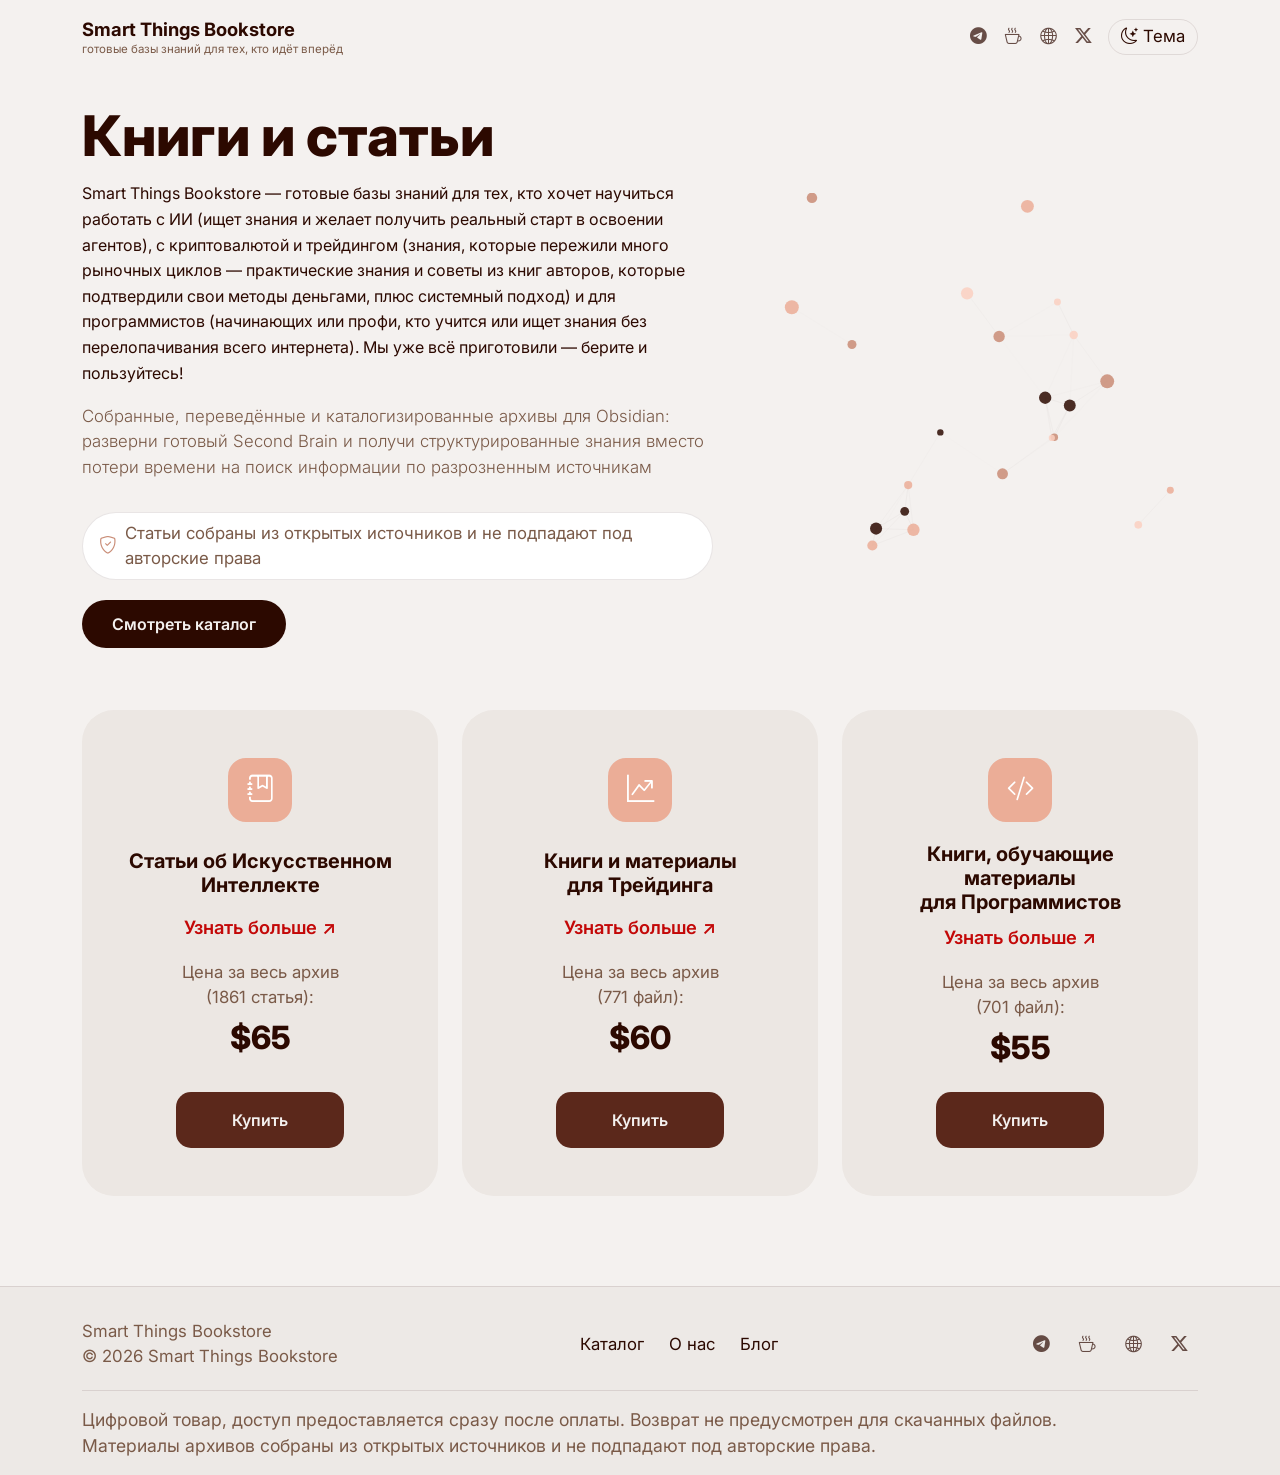
<file: index.html>
﻿<!DOCTYPE html>
<html lang="ru">
<head>
<!-- Google Tag Manager -->
<script>(function(w,d,s,l,i){w[l]=w[l]||[];w[l].push({'gtm.start':
new Date().getTime(),event:'gtm.js'});var f=d.getElementsByTagName(s)[0],
j=d.createElement(s),dl=l!='dataLayer'?'&l='+l:'';j.async=true;j.src=
'https://www.googletagmanager.com/gtm.js?id='+i+dl;f.parentNode.insertBefore(j,f);
})(window,document,'script','dataLayer','GTM-MWCF3CTQ');</script>
<!-- End Google Tag Manager -->
<!-- Google tag (gtag.js) -->
<script async src="https://www.googletagmanager.com/gtag/js?id=G-NZB8XPNJS3"></script>
<script>
  window.dataLayer = window.dataLayer || [];
  function gtag(){dataLayer.push(arguments);}
  gtag('js', new Date());
  gtag('config', 'G-NZB8XPNJS3');
</script>
<meta charset="UTF-8">
<meta name="yandex-verification" content="767aa36fb826621a" />
<link rel="canonical" href="https://ebookru.github.io/" />
<meta name="viewport" content="width=device-width, initial-scale=1.0">
<script>document.documentElement.setAttribute('data-theme', localStorage.getItem('theme') || 'light');</script>
<title>Smart Things Bookstore — базы знаний по ИИ, трейдингу и коду для Obsidian</title>
<meta name="description" content="Smart Things Bookstore — базы знаний по ИИ, трейдингу и коду для Obsidian">
<link rel="icon" type="image/png" href="/img/favicon-96x96.png" sizes="96x96" />
<link rel="icon" type="image/svg+xml" href="/img/favicon.svg" />
<link rel="shortcut icon" href="/img/favicon.ico" />
<link rel="apple-touch-icon" sizes="180x180" href="/img/apple-touch-icon.png" />
<meta name="apple-mobile-web-app-title" content="eBook RU" />
<link rel="manifest" href="/img/site.webmanifest" />
<link rel="preconnect" href="https://fonts.googleapis.com">
<link rel="preconnect" href="https://fonts.gstatic.com" crossorigin>
<link href="https://fonts.googleapis.com/css2?family=Inter:wght@400;500;600;700;800&display=optional" rel="stylesheet">
<link href="https://cdn.jsdelivr.net/npm/bootstrap@5.3.8/dist/css/bootstrap.min.css" rel="stylesheet">
<link rel="stylesheet" href="https://cdn.jsdelivr.net/npm/bootstrap-icons@1.11.3/font/bootstrap-icons.css">
<link rel="stylesheet" href="style.css">
<script type="application/ld+json">
{
  "@context": "https://schema.org",
  "@graph": [
    {
      "@type": "Organization",
      "name": "Smart Things Bookstore",
      "url": "https://ebookru.github.io/",
      "sameAs": []
    },
    {
      "@type": "WebSite",
      "name": "Smart Things Bookstore",
      "url": "https://ebookru.github.io/"
    },
    {
      "@type": "ItemList",
      "itemListElement": [
        {
          "@type": "ListItem",
          "position": 1,
          "url": "https://ebookru.github.io/product-ai.html",
          "name": "Статьи об Искусственном Интеллекте"
        },
        {
          "@type": "ListItem",
          "position": 2,
          "url": "https://ebookru.github.io/product-trading.html",
          "name": "Книги и материалы для Трейдинга"
        },
        {
          "@type": "ListItem",
          "position": 3,
          "url": "https://ebookru.github.io/product-programmers.html",
          "name": "Книги, обучающие материалы для Программистов"
        }
      ]
    }
  ]
}
</script>
<!-- Yandex.Metrika counter -->
<script type="text/javascript">
    (function(m,e,t,r,i,k,a){
        m[i]=m[i]||function(){(m[i].a=m[i].a||[]).push(arguments)};
        m[i].l=1*new Date();
        for (var j = 0; j < document.scripts.length; j++) {if (document.scripts[j].src === r) { return; }}
        k=e.createElement(t),a=e.getElementsByTagName(t)[0],k.async=1,k.src=r,a.parentNode.insertBefore(k,a)
    })(window, document,'script','https://mc.webvisor.org/metrika/tag_ww.js?id=110765491', 'ym');

    ym(110765491, 'init', {ssr:true, webvisor:true, clickmap:true, ecommerce:"dataLayer", referrer: document.referrer, url: location.href, accurateTrackBounce:true, trackLinks:true});
</script>
<noscript><div><img src="https://mc.yandex.ru/watch/110765491" style="position:absolute; left:-9999px;" alt="" /></div></noscript>
<!-- /Yandex.Metrika counter -->
</head>
<body itemscope itemtype="https://schema.org/WebPage">
<meta itemprop="keywords" content="smart things bookstore, книги по программированию, учебник по программированию, статьи по программированию, статьи об ии, книги по ии, скачать книгу по, скачать книгу по claude, готовые статьи по ии, хранилище obsidian, second brain obsidian на русском, цифровые архивы знаний, купить книгу по программированию, готовый obsidian vault, знания для ии трейдинга программирования, книги по трейдингу, книга по криптовалюте, обучение криптовалюте, обучение трейдингу книга, книга по теханализу, скачать книгу по техническому анализу, цифровой товар, скачать электронную книгу, где скачать электронную книгу, готовый архив книг скачать">
<!-- Google Tag Manager (noscript) -->
<noscript><iframe src="https://www.googletagmanager.com/ns.html?id=GTM-MWCF3CTQ"
height="0" width="0" style="display:none;visibility:hidden"></iframe></noscript>
<!-- End Google Tag Manager (noscript) -->

<nav class="navbar navbar-expand py-3">
  <div class="container d-flex justify-content-between align-items-center">
    <a href="index.html" class="text-decoration-none">
      <span class="brand-name">Smart Things Bookstore</span>
      <span class="brand-tagline">готовые базы знаний для тех, кто идёт вперёд</span>
    </a>
    <div class="d-flex align-items-center">
      <div class="social-icons">
        <a href="#" title="Telegram" aria-label="Telegram"><i class="bi bi-telegram"></i></a>
        <a href="#" title="Boosty" aria-label="Boosty"><i class="bi bi-cup-hot"></i></a>
        <a href="#" title="Bastyon" aria-label="Bastyon"><i class="bi bi-globe2"></i></a>
        <a href="#" title="X" aria-label="X (Twitter)"><i class="bi bi-twitter-x"></i></a>
      </div>
      <button class="theme-toggle" id="themeToggle"><i class="bi bi-moon-stars"></i> Тема</button>
    </div>
  </div>
</nav>

<main>
<header class="hero">
  <div class="container hero-inner">
    <div class="row align-items-center g-5">
      <div class="col-lg-7">
        <h1>Книги и статьи</h1>
        <p class="hero-desc">Smart Things Bookstore — готовые базы знаний для тех, кто хочет научиться работать с ИИ (ищет знания и желает получить реальный старт в освоении агентов), с криптовалютой и трейдингом (знания, которые пережили много рыночных циклов — практические знания и советы из книг авторов, которые подтвердили свои методы деньгами, плюс системный подход) и для программистов (начинающих или профи, кто учится или ищет знания без перелопачивания всего интернета). Мы уже всё приготовили — берите и пользуйтесь!</p>
        <p class="lead">Собранные, переведённые и каталогизированные архивы для Obsidian: разверни готовый Second Brain и получи структурированные знания вместо потери времени на поиск информации по разрозненным источникам</p>
        <div class="disclaimer-badge"><i class="bi bi-shield-check"></i> Статьи собраны из открытых источников и не подпадают под авторские права</div>
        <a href="#catalog" class="btn btn-brand">Смотреть каталог</a>
      </div>
      <div class="col-lg-5">
        <div class="graph-wrap">
          <svg id="graphSvg" viewBox="0 0 500 420"></svg>
        </div>
      </div>
    </div>
  </div>
</header>

<section class="catalog-section" id="catalog">
  <div class="container">
    <h2 class="visually-hidden">Каталог товаров</h2>
    <div class="row g-4 justify-content-center">
      <div class="col-md-4 col-sm-6">
        <div class="product-card">
          <div class="product-icon"><i class="bi bi-journal-bookmark"></i></div>
          <h3>Статьи об Искусственном<br>Интеллекте</h3>
          <a href="product-ai.html" class="link-more" aria-label="Узнать больше об архиве «Статьи об Искусственном Интеллекте»">Узнать больше ↗</a>
          <div class="product-price-label">Цена за весь архив<br>(1861 статья):</div>
          <div class="product-price-value">$65</div>
          <a href="product-ai.html#buy" class="btn-buy">Купить</a>
        </div>
      </div>
      <div class="col-md-4 col-sm-6">
        <div class="product-card">
          <div class="product-icon"><i class="bi bi-graph-up-arrow"></i></div>
          <h3>Книги и материалы<br>для Трейдинга</h3>
          <a href="product-trading.html" class="link-more" aria-label="Узнать больше об архиве «Книги и материалы для Трейдинга»">Узнать больше ↗</a>
          <div class="product-price-label">Цена за весь архив<br>(771 файл):</div>
          <div class="product-price-value">$60</div>
          <a href="product-trading.html#buy" class="btn-buy">Купить</a>
        </div>
      </div>
      <div class="col-md-4 col-sm-6">
        <div class="product-card">
          <div class="product-icon"><i class="bi bi-code-slash"></i></div>
          <h3>Книги, обучающие материалы<br>для Программистов</h3>
          <a href="product-programmers.html" class="link-more" aria-label="Узнать больше об архиве «Книги, обучающие материалы для Программистов»">Узнать больше ↗</a>
          <div class="product-price-label">Цена за весь архив<br>(701 файл):</div>
          <div class="product-price-value">$55</div>
          <a href="product-programmers.html#buy" class="btn-buy">Купить</a>
        </div>
      </div>
    </div>
  </div>
</section>
</main>

<footer>
  <div class="container">
    <div class="d-flex flex-wrap justify-content-between align-items-center">
      <div>Smart Things Bookstore<br>© 2026 Smart Things Bookstore</div>
      <div>
        <a href="#catalog">Каталог</a>
        <a href="#">О нас</a>
        <a href="blog/index.html">Блог</a>
      </div>
      <div class="social-icons">
        <a href="#" aria-label="Telegram"><i class="bi bi-telegram"></i></a>
        <a href="#" aria-label="Boosty"><i class="bi bi-cup-hot"></i></a>
        <a href="#" aria-label="Bastyon"><i class="bi bi-globe2"></i></a>
        <a href="#" aria-label="X (Twitter)"><i class="bi bi-twitter-x"></i></a>
      </div>
    </div>
    <div class="footer-legal">
      Цифровой товар, доступ предоставляется сразу после оплаты. Возврат не предусмотрен для скачанных файлов.<br>
      Материалы архивов собраны из открытых источников и не подпадают под авторские права.
    </div>
  </div>
</footer>

<script src="script.js" defer></script>

</body>
</html>
</file>
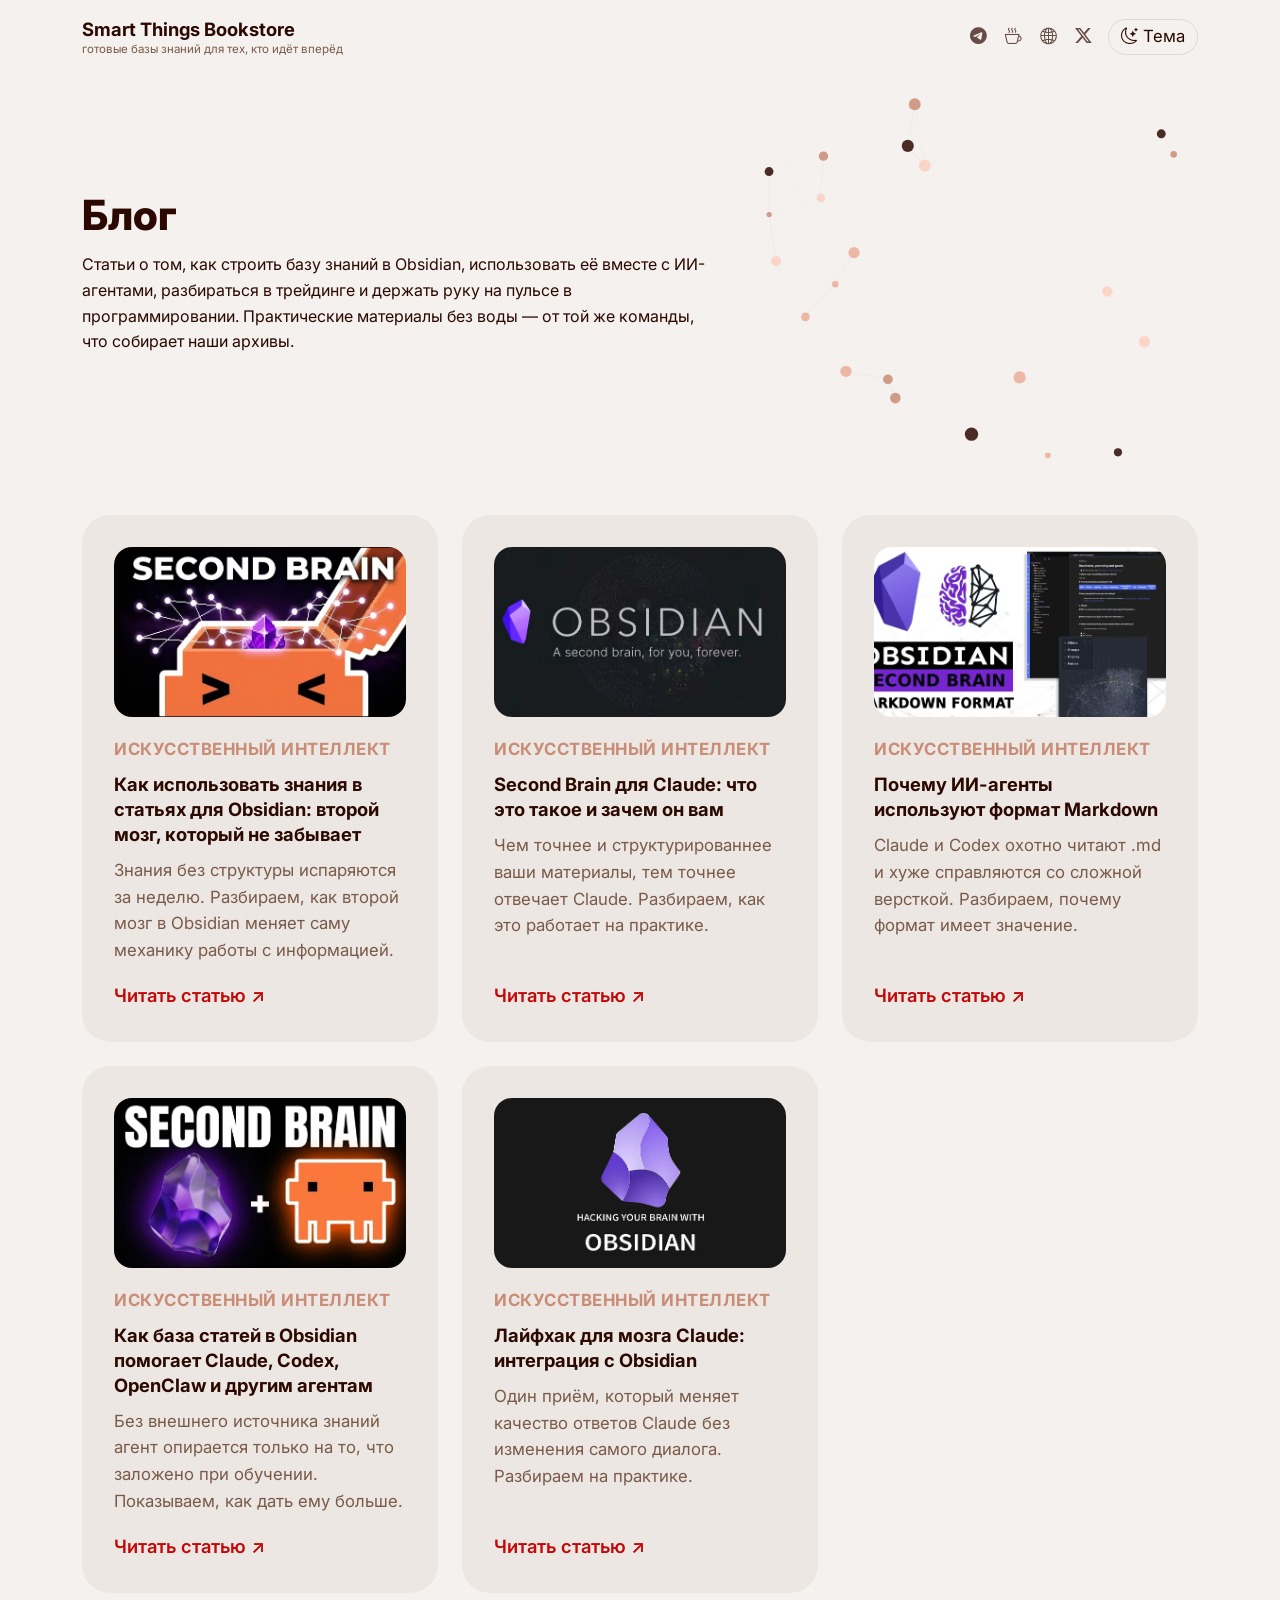
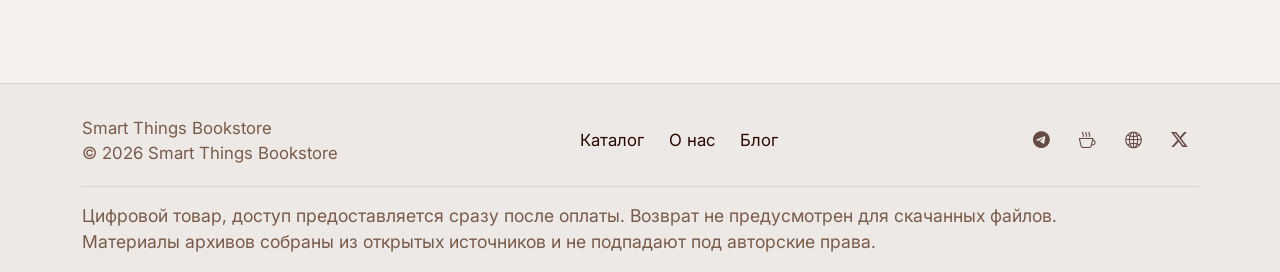
<file: blog/index.html>
﻿<!DOCTYPE html>
<html lang="ru">
<head>
<!-- Google Tag Manager -->
<script>(function(w,d,s,l,i){w[l]=w[l]||[];w[l].push({'gtm.start':
new Date().getTime(),event:'gtm.js'});var f=d.getElementsByTagName(s)[0],
j=d.createElement(s),dl=l!='dataLayer'?'&l='+l:'';j.async=true;j.src=
'https://www.googletagmanager.com/gtm.js?id='+i+dl;f.parentNode.insertBefore(j,f);
})(window,document,'script','dataLayer','GTM-MWCF3CTQ');</script>
<!-- End Google Tag Manager -->
<!-- Google tag (gtag.js) -->
<script async src="https://www.googletagmanager.com/gtag/js?id=G-NZB8XPNJS3"></script>
<script>
  window.dataLayer = window.dataLayer || [];
  function gtag(){dataLayer.push(arguments);}
  gtag('js', new Date());
  gtag('config', 'G-NZB8XPNJS3');
</script>
<meta charset="UTF-8">
<meta name="yandex-verification" content="767aa36fb826621a" />
<link rel="canonical" href="https://ebookru.github.io/blog/index.html" />
<meta name="viewport" content="width=device-width, initial-scale=1.0">
<script>document.documentElement.setAttribute('data-theme', localStorage.getItem('theme') || 'light');</script>
<title>Блог Smart Things Bookstore — статьи об ИИ, трейдинге и программировании</title>
<meta name="description" content="Блог Smart Things Bookstore: практические статьи об искусственном интеллекте, Obsidian, трейдинге и программировании.">
<link rel="icon" type="image/png" href="/img/favicon-96x96.png" sizes="96x96" />
<link rel="icon" type="image/svg+xml" href="/img/favicon.svg" />
<link rel="shortcut icon" href="/img/favicon.ico" />
<link rel="apple-touch-icon" sizes="180x180" href="/img/apple-touch-icon.png" />
<meta name="apple-mobile-web-app-title" content="eBook RU" />
<link rel="manifest" href="/img/site.webmanifest" />
<link rel="preconnect" href="https://fonts.googleapis.com">
<link rel="preconnect" href="https://fonts.gstatic.com" crossorigin>
<link href="https://fonts.googleapis.com/css2?family=Inter:wght@400;500;600;700;800&display=optional" rel="stylesheet">
<link href="https://cdn.jsdelivr.net/npm/bootstrap@5.3.8/dist/css/bootstrap.min.css" rel="stylesheet">
<link rel="stylesheet" href="https://cdn.jsdelivr.net/npm/bootstrap-icons@1.11.3/font/bootstrap-icons.css">
<link rel="stylesheet" href="../style.css">
<script type="application/ld+json">
{
  "@context": "https://schema.org",
  "@graph": [
    {
      "@type": "Blog",
      "name": "Блог Smart Things Bookstore",
      "url": "https://ebookru.github.io/blog/index.html"
    },
    {
      "@type": "BreadcrumbList",
      "itemListElement": [
        { "@type": "ListItem", "position": 1, "name": "Каталог", "item": "https://ebookru.github.io/" },
        { "@type": "ListItem", "position": 2, "name": "Блог", "item": "https://ebookru.github.io/blog/index.html" }
      ]
    },
    {
      "@type": "ItemList",
      "itemListElement": [
        { "@type": "ListItem", "position": 1, "url": "https://ebookru.github.io/blog/01-vtoroy-mozg-obsidian.html", "name": "Как использовать знания в статьях для Obsidian: второй мозг, который не забывает" },
        { "@type": "ListItem", "position": 2, "url": "https://ebookru.github.io/blog/02-second-brain-claude.html", "name": "Second Brain для Claude: что это такое и зачем он вам" },
        { "@type": "ListItem", "position": 3, "url": "https://ebookru.github.io/blog/03-md-format-ii-agenty.html", "name": "Почему ИИ-агенты используют формат Markdown" },
        { "@type": "ListItem", "position": 4, "url": "https://ebookru.github.io/blog/04-baza-statey-dlya-agentov.html", "name": "Как база статей в Obsidian помогает Claude, Codex, OpenClaw и другим агентам" },
        { "@type": "ListItem", "position": 5, "url": "https://ebookru.github.io/blog/05-layfhak-claude-obsidian.html", "name": "Лайфхак для мозга Claude: интеграция с Obsidian" }
      ]
    }
  ]
}
</script>
<!-- Yandex.Metrika counter -->
<script type="text/javascript">
    (function(m,e,t,r,i,k,a){
        m[i]=m[i]||function(){(m[i].a=m[i].a||[]).push(arguments)};
        m[i].l=1*new Date();
        for (var j = 0; j < document.scripts.length; j++) {if (document.scripts[j].src === r) { return; }}
        k=e.createElement(t),a=e.getElementsByTagName(t)[0],k.async=1,k.src=r,a.parentNode.insertBefore(k,a)
    })(window, document,'script','https://mc.webvisor.org/metrika/tag_ww.js?id=110765491', 'ym');

    ym(110765491, 'init', {ssr:true, webvisor:true, clickmap:true, ecommerce:"dataLayer", referrer: document.referrer, url: location.href, accurateTrackBounce:true, trackLinks:true});
</script>
<noscript><div><img src="https://mc.yandex.ru/watch/110765491" style="position:absolute; left:-9999px;" alt="" /></div></noscript>
<!-- /Yandex.Metrika counter -->
</head>
<body itemscope itemtype="https://schema.org/Blog">
<meta itemprop="keywords" content="блог smart things bookstore, статьи об искусственном интеллекте, obsidian vault, second brain obsidian, промпты для ии агентов, ии агенты обучение, монетизация с помощью ии, бизнес на ии, статья об ии на русском, книги по трейдингу, книги для программистов, цифровой товар, скачать электронную книгу">
<!-- Google Tag Manager (noscript) -->
<noscript><iframe src="https://www.googletagmanager.com/ns.html?id=GTM-MWCF3CTQ"
height="0" width="0" style="display:none;visibility:hidden"></iframe></noscript>
<!-- End Google Tag Manager (noscript) -->

<nav class="navbar navbar-expand py-3">
  <div class="container d-flex justify-content-between align-items-center">
    <a href="../index.html" class="text-decoration-none">
      <span class="brand-name">Smart Things Bookstore</span>
      <span class="brand-tagline">готовые базы знаний для тех, кто идёт вперёд</span>
    </a>
    <div class="d-flex align-items-center">
      <div class="social-icons">
        <a href="#" title="Telegram" aria-label="Telegram"><i class="bi bi-telegram"></i></a>
        <a href="#" title="Boosty" aria-label="Boosty"><i class="bi bi-cup-hot"></i></a>
        <a href="#" title="Bastyon" aria-label="Bastyon"><i class="bi bi-globe2"></i></a>
        <a href="#" title="X" aria-label="X (Twitter)"><i class="bi bi-twitter-x"></i></a>
      </div>
      <button class="theme-toggle" id="themeToggle"><i class="bi bi-moon-stars"></i> Тема</button>
    </div>
  </div>
</nav>

<main>
<header class="hero blog-hero">
  <div class="container hero-inner">
    <div class="row align-items-center g-5">
      <div class="col-lg-7">
        <h1>Блог</h1>
        <p class="hero-desc">Статьи о том, как строить базу знаний в Obsidian, использовать её вместе с ИИ-агентами, разбираться в трейдинге и держать руку на пульсе в программировании. Практические материалы без воды — от той же команды, что собирает наши архивы.</p>
      </div>
      <div class="col-lg-5">
        <div class="graph-wrap">
          <svg id="graphSvg" viewBox="0 0 500 420"></svg>
        </div>
      </div>
    </div>
  </div>
</header>

<section class="blog-list-section">
  <div class="container">
    <div class="row g-4">
      <div class="col-md-4 col-sm-6">
        <div class="blog-card">
          <img src="../img/blog-art-ai-01.avif" class="blog-card-img" alt="Второй мозг для Obsidian">
          <div class="blog-cat">Искусственный интеллект</div>
          <h3>Как использовать знания в статьях для Obsidian: второй мозг, который не забывает</h3>
          <p class="blog-excerpt">Знания без структуры испаряются за неделю. Разбираем, как второй мозг в Obsidian меняет саму механику работы с информацией.</p>
          <a href="01-vtoroy-mozg-obsidian.html" class="link-more" aria-label="Читать статью «Как использовать знания в статьях для Obsidian»">Читать статью ↗</a>
        </div>
      </div>
      <div class="col-md-4 col-sm-6">
        <div class="blog-card">
          <img src="../img/blog-art-ai-02.avif" class="blog-card-img" alt="Second Brain для Claude">
          <div class="blog-cat">Искусственный интеллект</div>
          <h3>Second Brain для Claude: что это такое и зачем он вам</h3>
          <p class="blog-excerpt">Чем точнее и структурированнее ваши материалы, тем точнее отвечает Claude. Разбираем, как это работает на практике.</p>
          <a href="02-second-brain-claude.html" class="link-more" aria-label="Читать статью «Second Brain для Claude»">Читать статью ↗</a>
        </div>
      </div>
      <div class="col-md-4 col-sm-6">
        <div class="blog-card">
          <img src="../img/blog-art-ai-03.avif" class="blog-card-img" alt="Markdown и ИИ-агенты">
          <div class="blog-cat">Искусственный интеллект</div>
          <h3>Почему ИИ-агенты используют формат Markdown</h3>
          <p class="blog-excerpt">Claude и Codex охотно читают .md и хуже справляются со сложной версткой. Разбираем, почему формат имеет значение.</p>
          <a href="03-md-format-ii-agenty.html" class="link-more" aria-label="Читать статью «Почему ИИ-агенты используют формат Markdown»">Читать статью ↗</a>
        </div>
      </div>
      <div class="col-md-4 col-sm-6">
        <div class="blog-card">
          <img src="../img/blog-art-ai-04.avif" class="blog-card-img" alt="База статей для ИИ-агентов">
          <div class="blog-cat">Искусственный интеллект</div>
          <h3>Как база статей в Obsidian помогает Claude, Codex, OpenClaw и другим агентам</h3>
          <p class="blog-excerpt">Без внешнего источника знаний агент опирается только на то, что заложено при обучении. Показываем, как дать ему больше.</p>
          <a href="04-baza-statey-dlya-agentov.html" class="link-more" aria-label="Читать статью «Как база статей в Obsidian помогает агентам»">Читать статью ↗</a>
        </div>
      </div>
      <div class="col-md-4 col-sm-6">
        <div class="blog-card">
          <img src="../img/blog-art-ai-05.avif" class="blog-card-img" alt="Интеграция Claude и Obsidian">
          <div class="blog-cat">Искусственный интеллект</div>
          <h3>Лайфхак для мозга Claude: интеграция с Obsidian</h3>
          <p class="blog-excerpt">Один приём, который меняет качество ответов Claude без изменения самого диалога. Разбираем на практике.</p>
          <a href="05-layfhak-claude-obsidian.html" class="link-more" aria-label="Читать статью «Лайфхак для мозга Claude»">Читать статью ↗</a>
        </div>
      </div>
    </div>
  </div>
</section>
</main>

<footer>
  <div class="container">
    <div class="d-flex flex-wrap justify-content-between align-items-center">
      <div>Smart Things Bookstore<br>© 2026 Smart Things Bookstore</div>
      <div>
        <a href="../index.html#catalog">Каталог</a>
        <a href="../index.html#">О нас</a>
        <a href="index.html">Блог</a>
      </div>
      <div class="social-icons">
        <a href="#" aria-label="Telegram"><i class="bi bi-telegram"></i></a>
        <a href="#" aria-label="Boosty"><i class="bi bi-cup-hot"></i></a>
        <a href="#" aria-label="Bastyon"><i class="bi bi-globe2"></i></a>
        <a href="#" aria-label="X (Twitter)"><i class="bi bi-twitter-x"></i></a>
      </div>
    </div>
    <div class="footer-legal">
      Цифровой товар, доступ предоставляется сразу после оплаты. Возврат не предусмотрен для скачанных файлов.<br>
      Материалы архивов собраны из открытых источников и не подпадают под авторские права.
    </div>
  </div>
</footer>

<script src="../script.js" defer></script>

</body>
</html>
</file>
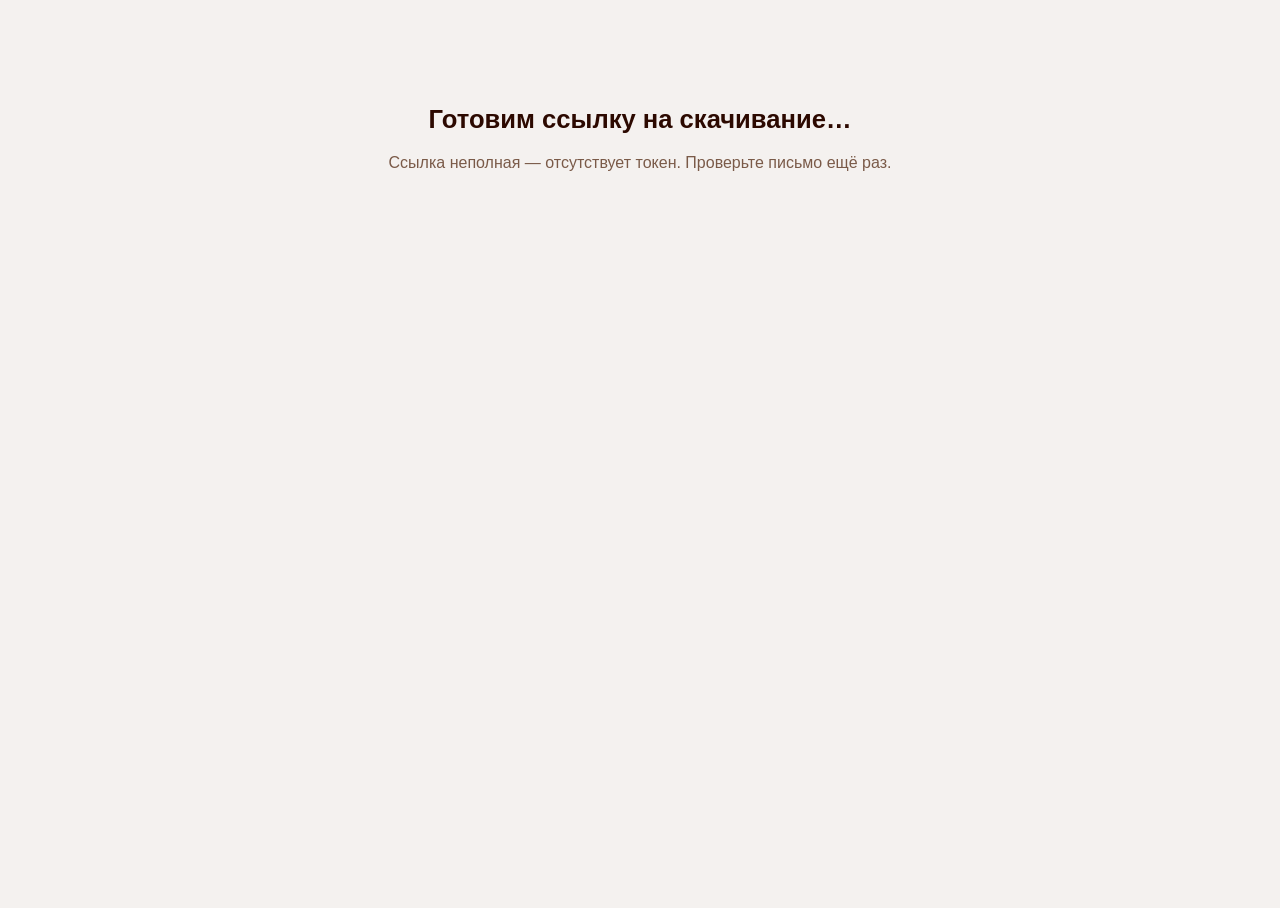
<file: download.html>
﻿<!DOCTYPE html>
<html lang="ru">
<head>
<meta charset="UTF-8">
<meta name="viewport" content="width=device-width, initial-scale=1.0">
<title>Скачивание архива | Smart Things Bookstore</title>
<script>document.documentElement.setAttribute('data-theme', localStorage.getItem('theme') || 'light');</script>
<link rel="icon" type="image/svg+xml" href="/img/favicon.svg" />
<link rel="stylesheet" href="style.css">
</head>
<body>
<div class="container" style="max-width:560px;margin:80px auto;text-align:center;">
  <h1 style="font-size:1.6em;margin-bottom:20px;">Готовим ссылку на скачивание…</h1>
  <p id="status-text" style="color:var(--text-muted);">Секунду, перенаправляем вас на файл.</p>
</div>

<script>
  // TODO: замените на реальный адрес вашего Cloudflare Worker после деплоя
  const WORKER_ORIGIN = 'https://smart-things-payments.ebookru.workers.dev';

  const params = new URLSearchParams(location.search);
  const token = params.get('token');
  const statusEl = document.getElementById('status-text');

  if (!token) {
    statusEl.textContent = 'Ссылка неполная — отсутствует токен. Проверьте письмо ещё раз.';
  } else {
    window.location.replace(`${WORKER_ORIGIN}/api/download?token=${encodeURIComponent(token)}`);
  }
</script>
</body>
</html>
</file>
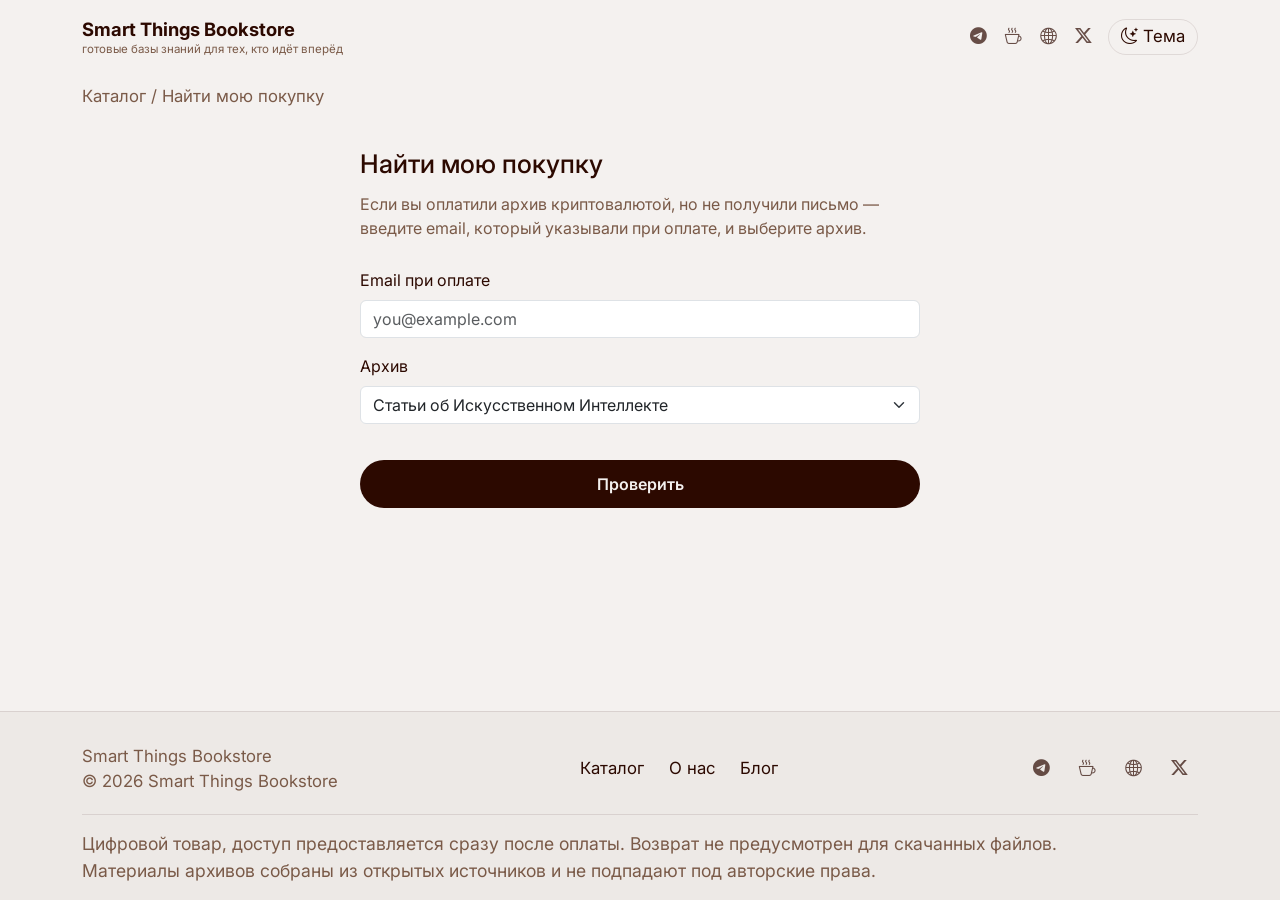
<file: find-purchase.html>
﻿<!DOCTYPE html>
<html lang="ru">
<head>
<meta charset="UTF-8">
<meta name="yandex-verification" content="767aa36fb826621a" />
<meta name="viewport" content="width=device-width, initial-scale=1.0">
<script>document.documentElement.setAttribute('data-theme', localStorage.getItem('theme') || 'light');</script>
<title>Найти мою покупку | Smart Things Bookstore</title>
<meta name="description" content="Найти мою покупку — Smart Things Bookstore">
<link rel="icon" type="image/png" href="/img/favicon-96x96.png" sizes="96x96" />
<link rel="icon" type="image/svg+xml" href="/img/favicon.svg" />
<link rel="shortcut icon" href="/img/favicon.ico" />
<link rel="apple-touch-icon" sizes="180x180" href="/img/apple-touch-icon.png" />
<meta name="apple-mobile-web-app-title" content="eBook RU" />
<link rel="manifest" href="/img/site.webmanifest" />
<link rel="preconnect" href="https://fonts.googleapis.com">
<link rel="preconnect" href="https://fonts.gstatic.com" crossorigin>
<link href="https://fonts.googleapis.com/css2?family=Inter:wght@400;500;600;700;800&display=optional" rel="stylesheet">
<link href="https://cdn.jsdelivr.net/npm/bootstrap@5.3.8/dist/css/bootstrap.min.css" rel="stylesheet">
<link rel="stylesheet" href="https://cdn.jsdelivr.net/npm/bootstrap-icons@1.11.3/font/bootstrap-icons.css">
<link rel="stylesheet" href="style.css">
</head>
<body>
<nav class="navbar navbar-expand py-3">
  <div class="container d-flex justify-content-between align-items-center">
    <a href="index.html" class="text-decoration-none">
      <span class="brand-name">Smart Things Bookstore</span>
      <span class="brand-tagline">готовые базы знаний для тех, кто идёт вперёд</span>
    </a>
    <div class="d-flex align-items-center">
      <div class="social-icons">
        <a href="#" title="Telegram" aria-label="Telegram"><i class="bi bi-telegram"></i></a>
        <a href="#" title="Boosty" aria-label="Boosty"><i class="bi bi-cup-hot"></i></a>
        <a href="#" title="Bastyon" aria-label="Bastyon"><i class="bi bi-globe2"></i></a>
        <a href="#" title="X" aria-label="X (Twitter)"><i class="bi bi-twitter-x"></i></a>
      </div>
      <button class="theme-toggle" id="themeToggle"><i class="bi bi-moon-stars"></i> Тема</button>
    </div>
  </div>
</nav>

<main>
<div class="container">
  <div class="breadcrumb-nav">
    <a href="index.html">Каталог</a> / Найти мою покупку
  </div>

  <div style="max-width:560px;margin:20px auto 60px;">
    <h1 style="font-size:1.6em;margin-bottom:12px;">Найти мою покупку</h1>
    <p style="color:var(--text-muted);margin-bottom:28px;">Если вы оплатили архив криптовалютой, но не получили письмо — введите email, который указывали при оплате, и выберите архив.</p>

    <form id="find-form">
      <div class="mb-3">
        <label class="form-label" for="email">Email при оплате</label>
        <input type="email" class="form-control" id="email" required placeholder="you@example.com">
      </div>
      <div class="mb-3">
        <label class="form-label" for="product">Архив</label>
        <select class="form-select" id="product" required>
          <option value="ai">Статьи об Искусственном Интеллекте</option>
          <option value="trading">Книги и материалы для Трейдинга</option>
          <option value="programmers">Книги, обучающие материалы для Программистов</option>
        </select>
      </div>
      <button type="submit" class="btn btn-brand" style="width:100%;">Проверить</button>
    </form>

    <div id="result" style="margin-top:24px;"></div>
  </div>
</div>
</main>

<footer>
  <div class="container">
    <div class="d-flex flex-wrap justify-content-between align-items-center">
      <div>Smart Things Bookstore<br>© 2026 Smart Things Bookstore</div>
      <div>
        <a href="index.html#catalog">Каталог</a>
        <a href="#">О нас</a>
        <a href="blog/index.html">Блог</a>
      </div>
      <div class="social-icons">
        <a href="#" aria-label="Telegram"><i class="bi bi-telegram"></i></a>
        <a href="#" aria-label="Boosty"><i class="bi bi-cup-hot"></i></a>
        <a href="#" aria-label="Bastyon"><i class="bi bi-globe2"></i></a>
        <a href="#" aria-label="X (Twitter)"><i class="bi bi-twitter-x"></i></a>
      </div>
    </div>
    <div class="footer-legal">
      Цифровой товар, доступ предоставляется сразу после оплаты. Возврат не предусмотрен для скачанных файлов.<br>
      Материалы архивов собраны из открытых источников и не подпадают под авторские права.
    </div>
  </div>
</footer>

<script src="script.js" defer></script>
<script>
  const WORKER_ORIGIN = 'https://smart-things-payments.ebookru.workers.dev';

  const form = document.getElementById('find-form');
  const resultEl = document.getElementById('result');

  form.addEventListener('submit', async (e) => {
    e.preventDefault();
    const email = document.getElementById('email').value.trim();
    const product = document.getElementById('product').value;
    resultEl.innerHTML = '<p style="color:var(--text-muted);">Проверяем…</p>';

    try {
      const resp = await fetch(`${WORKER_ORIGIN}/api/find-order`, {
        method: 'POST',
        headers: { 'Content-Type': 'application/json' },
        body: JSON.stringify({ email, product }),
      });
      const data = await resp.json();

      if (data.status === 'delivered' && data.download_url) {
        resultEl.innerHTML = `<div class="buy-note" style="color:#2e7d32;">Оплата подтверждена! <a href="${data.download_url}">Скачать архив</a></div>`;
      } else if (data.status === 'delivered') {
        resultEl.innerHTML = `<div class="buy-note" style="color:#2e7d32;">Оплата подтверждена, новая ссылка отправлена на почту.</div>`;
      } else if (data.status === 'pending') {
        resultEl.innerHTML = `<div class="buy-note" style="font-size:1.25em;">Платёж пока не подтверждён сетью. Обычно это занимает от нескольких минут до часа — попробуйте проверить позже.</div>`;
      } else {
        resultEl.innerHTML = `<div class="buy-note">Заказ с таким email и архивом не найден. Проверьте, тот ли email указывали при оплате, либо напишите нам в поддержку.</div>`;
      }
    } catch (err) {
      resultEl.innerHTML = `<div class="buy-note">Ошибка проверки. Попробуйте ещё раз чуть позже.</div>`;
    }
  });
</script>
</body>
</html>
</file>
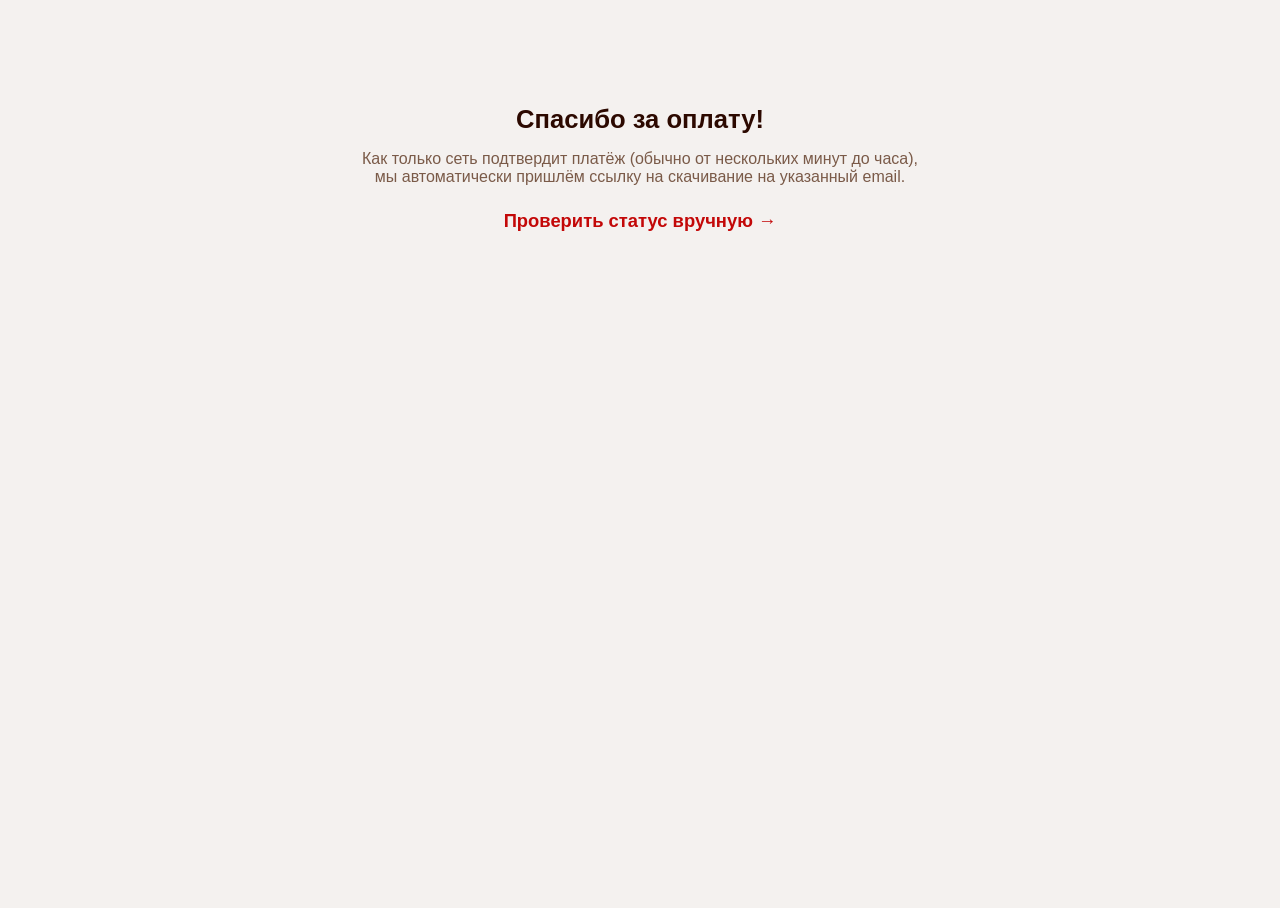
<file: order-status.html>
<!DOCTYPE html>
<html lang="ru">
<head>
<meta charset="UTF-8">
<meta name="viewport" content="width=device-width, initial-scale=1.0">
<title>Статус заказа | Smart Things Bookstore</title>
<script>document.documentElement.setAttribute('data-theme', localStorage.getItem('theme') || 'light');</script>
<link rel="icon" type="image/svg+xml" href="/img/favicon.svg" />
<link rel="stylesheet" href="style.css">
</head>
<body>
<div class="container" style="max-width:560px;margin:80px auto;text-align:center;">
  <h1 style="font-size:1.6em;margin-bottom:16px;" id="title">Спасибо за оплату!</h1>
  <p style="color:var(--text-muted);" id="text">
    Как только сеть подтвердит платёж (обычно от нескольких минут до часа), мы автоматически пришлём ссылку на скачивание на указанный email.
  </p>
  <p style="margin-top:24px;"><a href="find-purchase.html" class="link-more">Проверить статус вручную →</a></p>
</div>
<script>
  const params = new URLSearchParams(location.search);
  if (params.get('cancelled')) {
    document.getElementById('title').textContent = 'Оплата не завершена';
    document.getElementById('text').textContent = 'Платёж был отменён или не завершён. Вы можете попробовать оплатить снова на странице архива.';
  }
</script>
</body>
</html>
</file>
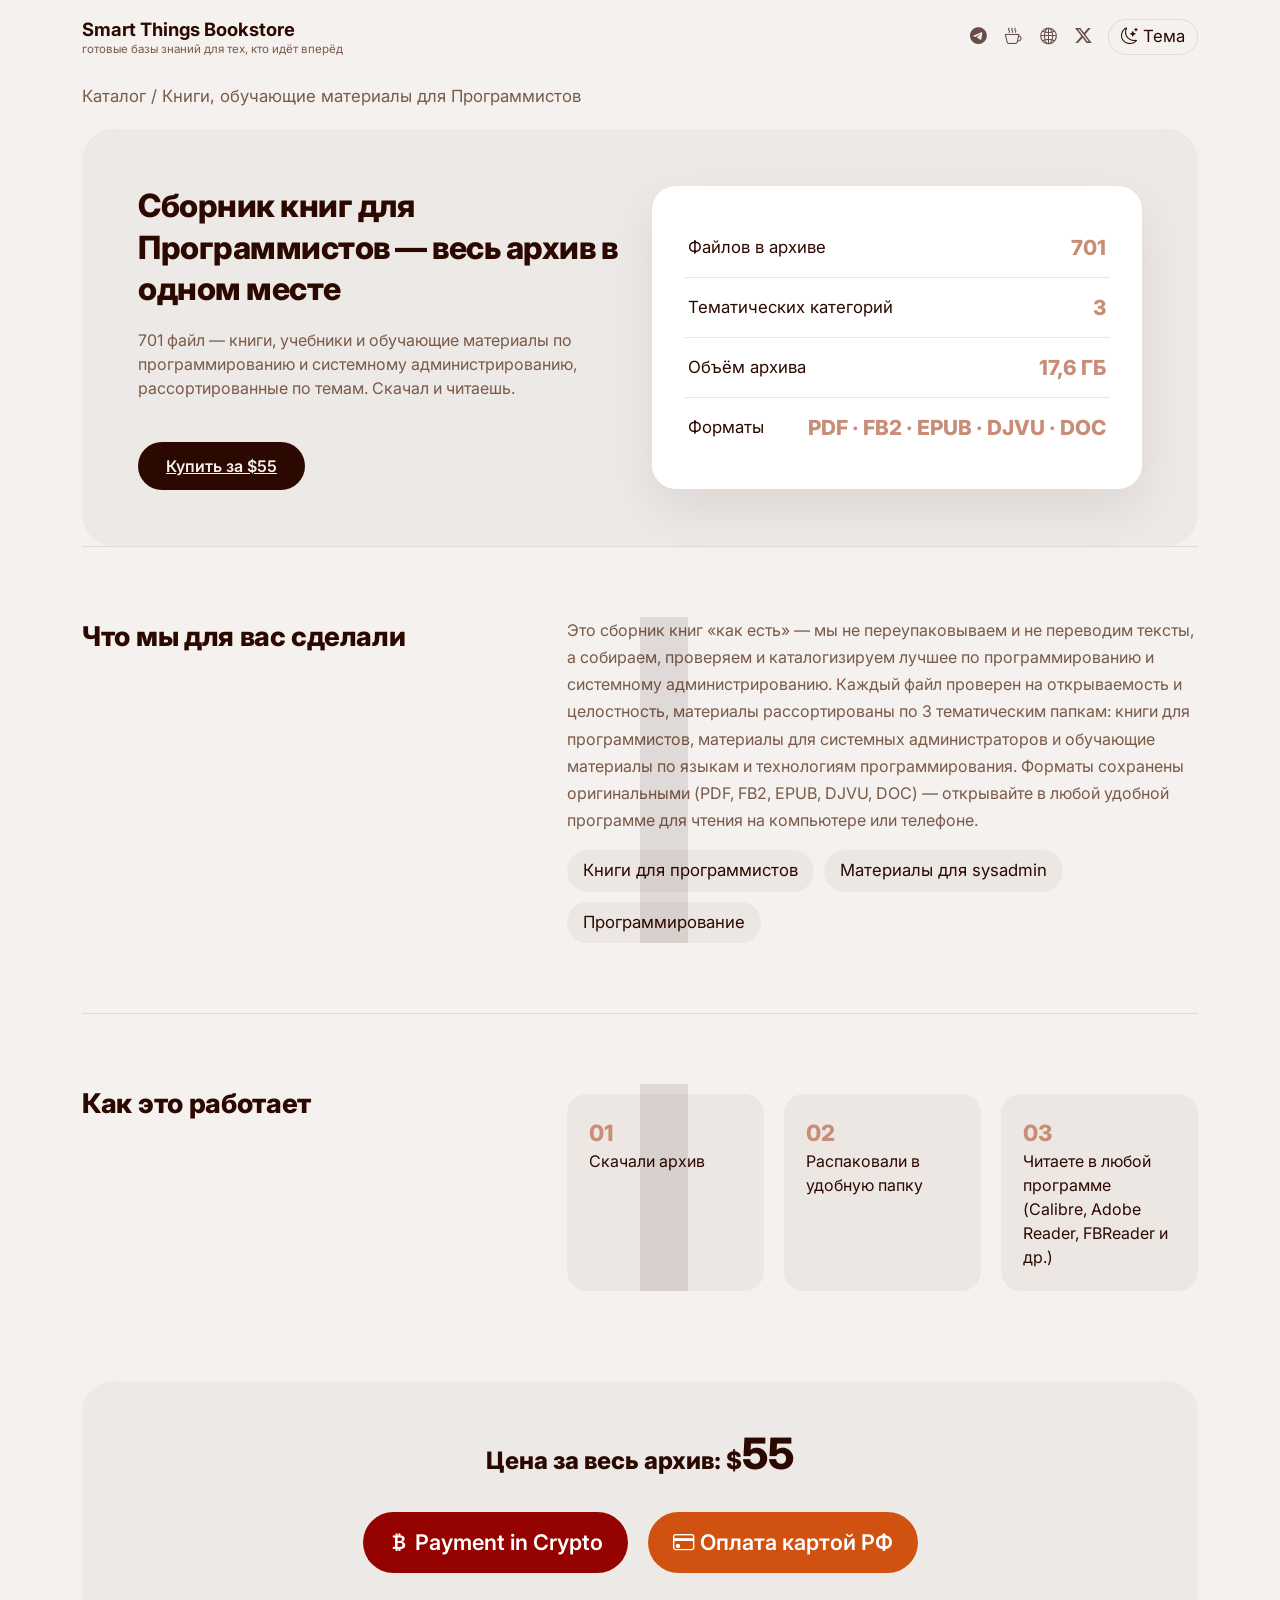
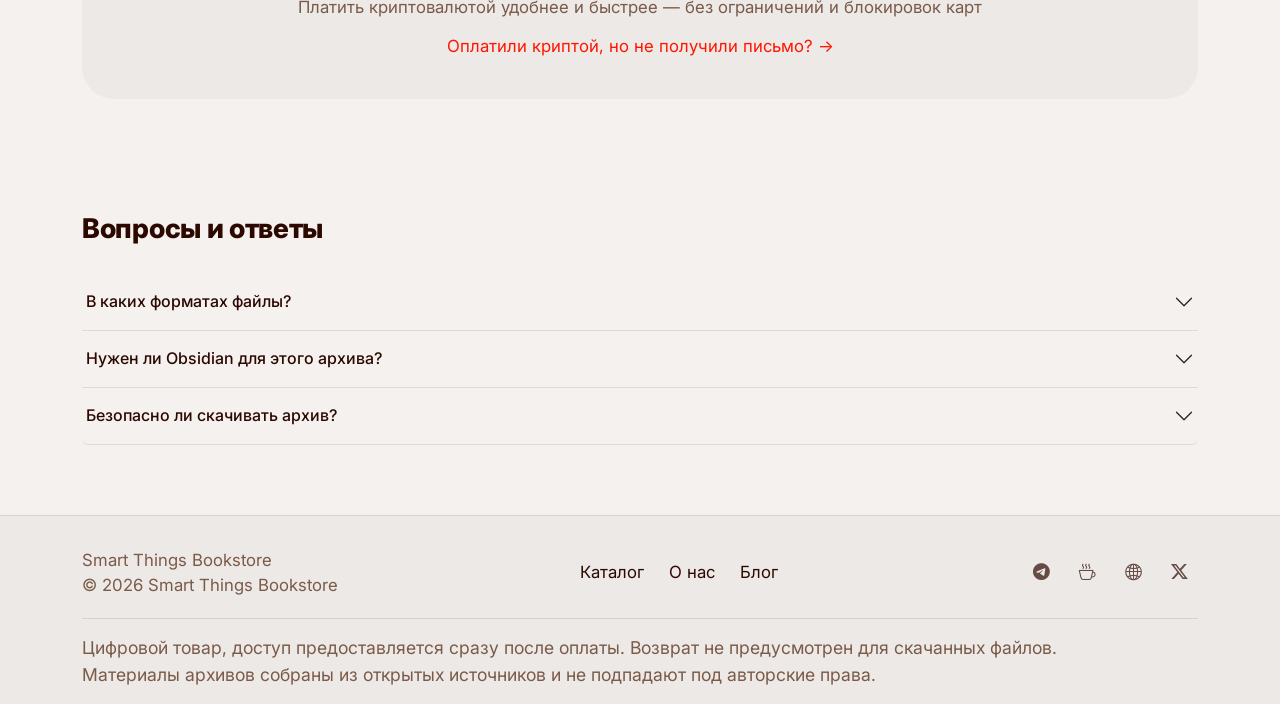
<file: product-programmers.html>
﻿<!DOCTYPE html>
<html lang="ru">
<head>
<!-- Google Tag Manager -->
<script>(function(w,d,s,l,i){w[l]=w[l]||[];w[l].push({'gtm.start':
new Date().getTime(),event:'gtm.js'});var f=d.getElementsByTagName(s)[0],
j=d.createElement(s),dl=l!='dataLayer'?'&l='+l:'';j.async=true;j.src=
'https://www.googletagmanager.com/gtm.js?id='+i+dl;f.parentNode.insertBefore(j,f);
})(window,document,'script','dataLayer','GTM-MWCF3CTQ');</script>
<!-- End Google Tag Manager -->
<!-- Google tag (gtag.js) -->
<script async src="https://www.googletagmanager.com/gtag/js?id=G-NZB8XPNJS3"></script>
<script>
  window.dataLayer = window.dataLayer || [];
  function gtag(){dataLayer.push(arguments);}
  gtag('js', new Date());
  gtag('config', 'G-NZB8XPNJS3');
</script>
<meta charset="UTF-8">
<meta name="yandex-verification" content="767aa36fb826621a" />
<meta name="description" content="Архив «Книги, обучающие материалы для Программистов» — 701 файл по программированию и системному администрированию, рассортированные по темам. Оплата картой или криптовалютой.">
<link rel="canonical" href="https://ebookru.github.io/product-programmers.html" />
<meta name="viewport" content="width=device-width, initial-scale=1.0">
<script>document.documentElement.setAttribute('data-theme', localStorage.getItem('theme') || 'light');</script>
<title>Сборник книг для Программистов — весь архив в одном месте | Smart Things Bookstore</title>
<link rel="icon" type="image/png" href="/img/favicon-96x96.png" sizes="96x96" />
<link rel="icon" type="image/svg+xml" href="/img/favicon.svg" />
<link rel="shortcut icon" href="/img/favicon.ico" />
<link rel="apple-touch-icon" sizes="180x180" href="/img/apple-touch-icon.png" />
<meta name="apple-mobile-web-app-title" content="eBook RU" />
<link rel="manifest" href="/img/site.webmanifest" />
<link rel="preconnect" href="https://fonts.googleapis.com">
<link rel="preconnect" href="https://fonts.gstatic.com" crossorigin>
<link href="https://fonts.googleapis.com/css2?family=Inter:wght@400;500;600;700;800&display=optional" rel="stylesheet">
<link href="https://cdn.jsdelivr.net/npm/bootstrap@5.3.8/dist/css/bootstrap.min.css" rel="stylesheet">
<link rel="stylesheet" href="https://cdn.jsdelivr.net/npm/bootstrap-icons@1.11.3/font/bootstrap-icons.css">
<link rel="stylesheet" href="style.css">
<script type="application/ld+json">
{
  "@context": "https://schema.org",
  "@graph": [
    {
      "@type": "Product",
      "name": "Книги, обучающие материалы для Программистов",
      "description": "Сборник из 701 файла — книги и обучающие материалы по программированию и системному администрированию, рассортированные по темам.",
      "url": "https://ebookru.github.io/product-programmers.html",
      "image": "https://ebookru.github.io/img/cover-programmers.jpg",
      "brand": "Smart Things Bookstore",
      "offers": {
        "@type": "Offer",
        "priceCurrency": "USD",
        "price": "55",
        "availability": "https://schema.org/InStock",
        "url": "https://ebookru.github.io/product-programmers.html#buy",
        "hasMerchantReturnPolicy": {
          "@type": "MerchantReturnPolicy",
          "returnPolicyCategory": "https://schema.org/MerchantReturnNotPermitted"
        }
      }
    },
    {
      "@type": "BreadcrumbList",
      "itemListElement": [
        { "@type": "ListItem", "position": 1, "name": "Каталог", "item": "https://ebookru.github.io/" },
        { "@type": "ListItem", "position": 2, "name": "Книги, обучающие материалы для Программистов", "item": "https://ebookru.github.io/product-programmers.html" }
      ]
    },
    {
      "@type": "FAQPage",
      "mainEntity": [
        {
          "@type": "Question",
          "name": "В каких форматах файлы?",
          "acceptedAnswer": { "@type": "Answer", "text": "В основном PDF, FB2, EPUB, DJVU и DOC — форматы оригинальные, без переупаковки. Для чтения подойдёт любая программа-читалка: Calibre, Adobe Reader, FBReader, штатное приложение на телефоне." }
        },
        {
          "@type": "Question",
          "name": "Нужен ли Obsidian для этого архива?",
          "acceptedAnswer": { "@type": "Answer", "text": "Нет, это не Obsidian-хранилище — это классический сборник книг и материалов в исходных форматах, рассортированный по темам. Открывается любым удобным приложением для чтения." }
        },
        {
          "@type": "Question",
          "name": "Безопасно ли скачивать архив?",
          "acceptedAnswer": { "@type": "Answer", "text": "Внутри только книги и документы — никаких исполняемых файлов или скриптов. Доступ выдаётся через проверенные платёжные системы сразу после оплаты." }
        }
      ]
    }
  ]
}
</script>
<!-- Yandex.Metrika counter -->
<script type="text/javascript">
    (function(m,e,t,r,i,k,a){
        m[i]=m[i]||function(){(m[i].a=m[i].a||[]).push(arguments)};
        m[i].l=1*new Date();
        for (var j = 0; j < document.scripts.length; j++) {if (document.scripts[j].src === r) { return; }}
        k=e.createElement(t),a=e.getElementsByTagName(t)[0],k.async=1,k.src=r,a.parentNode.insertBefore(k,a)
    })(window, document,'script','https://mc.webvisor.org/metrika/tag_ww.js?id=110765491', 'ym');

    ym(110765491, 'init', {ssr:true, webvisor:true, clickmap:true, ecommerce:"dataLayer", referrer: document.referrer, url: location.href, accurateTrackBounce:true, trackLinks:true});
</script>
<noscript><div><img src="https://mc.yandex.ru/watch/110765491" style="position:absolute; left:-9999px;" alt="" /></div></noscript>
<!-- /Yandex.Metrika counter -->
</head>
<body itemscope itemtype="https://schema.org/WebPage">
<meta itemprop="keywords" content="книги для программистов, обучающие материалы программирование, книги по системному администрированию, sysadmin материалы, сборник книг программиста, литература по программированию архив, цифровой товар, скачать электронную книгу, где скачать электронную книгу, готовый архив книг скачать">
<!-- Google Tag Manager (noscript) -->
<noscript><iframe src="https://www.googletagmanager.com/ns.html?id=GTM-MWCF3CTQ"
height="0" width="0" style="display:none;visibility:hidden"></iframe></noscript>
<!-- End Google Tag Manager (noscript) -->

<nav class="navbar navbar-expand py-3">
  <div class="container d-flex justify-content-between align-items-center">
    <a href="index.html" class="text-decoration-none">
      <span class="brand-name">Smart Things Bookstore</span>
      <span class="brand-tagline">готовые базы знаний для тех, кто идёт вперёд</span>
    </a>
    <div class="d-flex align-items-center">
      <div class="social-icons">
        <a href="#" title="Telegram" aria-label="Telegram"><i class="bi bi-telegram"></i></a>
        <a href="#" title="Boosty" aria-label="Boosty"><i class="bi bi-cup-hot"></i></a>
        <a href="#" title="Bastyon" aria-label="Bastyon"><i class="bi bi-globe2"></i></a>
        <a href="#" title="X" aria-label="X (Twitter)"><i class="bi bi-twitter-x"></i></a>
      </div>
      <button class="theme-toggle" id="themeToggle"><i class="bi bi-moon-stars"></i> Тема</button>
    </div>
  </div>
</nav>

<main>
<div class="container">
  <div class="breadcrumb-nav">
    <a href="index.html">Каталог</a> / Книги, обучающие материалы для Программистов
  </div>

  <div class="hero-panel">
    <div class="row align-items-center g-4">
      <div class="col-lg-6">
        <h1 class="product-title">Сборник книг для Программистов — весь архив в одном месте</h1>
        <p class="product-subtitle">701 файл — книги, учебники и обучающие материалы по программированию и системному администрированию, рассортированные по темам. Скачал и читаешь.</p>
        <a href="#buy" class="btn-brand">Купить за $55</a>
      </div>
      <div class="col-lg-6">
        <div class="stats-panel">
          <div class="stat-row"><span class="stat-label">Файлов в архиве</span><span class="stat-value">701</span></div>
          <div class="stat-row"><span class="stat-label">Тематических категорий</span><span class="stat-value">3</span></div>
          <div class="stat-row"><span class="stat-label">Объём архива</span><span class="stat-value">17,6 ГБ</span></div>
          <div class="stat-row"><span class="stat-label">Форматы</span><span class="stat-value">PDF · FB2 · EPUB · DJVU · DOC</span></div>
        </div>
      </div>
    </div>
  </div>

  <section class="split-section">
    <div class="row g-5">
      <div class="divider"></div>
      <div class="col-md-5">
        <div class="split-title">Что мы для вас сделали</div>
      </div>
      <div class="col-md-7">
        <p class="split-text">Это сборник книг «как есть» — мы не переупаковываем и не переводим тексты, а собираем, проверяем и каталогизируем лучшее по программированию и системному администрированию. Каждый файл проверен на открываемость и целостность, материалы рассортированы по 3 тематическим папкам: книги для программистов, материалы для системных администраторов и обучающие материалы по языкам и технологиям программирования. Форматы сохранены оригинальными (PDF, FB2, EPUB, DJVU, DOC) — открывайте в любой удобной программе для чтения на компьютере или телефоне.</p>
        <div class="categories-list">
          <span>Книги для программистов</span>
          <span>Материалы для sysadmin</span>
          <span>Программирование</span>
        </div>
      </div>
    </div>
  </section>

  <section class="split-section">
    <div class="row g-5">
      <div class="divider"></div>
      <div class="col-md-5">
        <div class="split-title">Как это работает</div>
      </div>
      <div class="col-md-7">
        <div class="steps">
          <div class="step"><div class="step-num">01</div>Скачали архив</div>
          <div class="step"><div class="step-num">02</div>Распаковали в удобную папку</div>
          <div class="step"><div class="step-num">03</div>Читаете в любой программе (Calibre, Adobe Reader, FBReader и др.)</div>
        </div>
      </div>
    </div>
  </section>

  <div class="buy-box" id="buy">
    <div class="buy-price">Цена за весь архив: $<span class="buy-amount">55</span></div>
    <button class="btn-pay crypto" id="cryptoPayBtn"><i class="bi bi-currency-bitcoin"></i> Payment in Crypto</button>
    <button class="btn-pay cards"><i class="bi bi-credit-card"></i> Оплата картой РФ</button>
    <div class="buy-note">Платить криптовалютой удобнее и быстрее — без ограничений и блокировок карт</div>
    <div class="buy-note"><a href="find-purchase.html" class="find-purchase-link" target="_blank">Оплатили криптой, но не получили письмо? →</a></div>
  </div>

  <section class="split-section" style="border-top:none;">
    <div class="split-title mb-4">Вопросы и ответы</div>
    <div class="accordion" id="faq">
      <div class="accordion-item">
        <h2 class="accordion-header">
          <button class="accordion-button collapsed" type="button" data-bs-toggle="collapse" data-bs-target="#faq1">В каких форматах файлы?</button>
        </h2>
        <div id="faq1" class="accordion-collapse collapse" data-bs-parent="#faq">
          <div class="accordion-body">В основном PDF, FB2, EPUB, DJVU и DOC — форматы оригинальные, без переупаковки. Для чтения подойдёт любая программа-читалка: Calibre, Adobe Reader, FBReader, штатное приложение на телефоне.</div>
        </div>
      </div>
      <div class="accordion-item">
        <h2 class="accordion-header">
          <button class="accordion-button collapsed" type="button" data-bs-toggle="collapse" data-bs-target="#faq2">Нужен ли Obsidian для этого архива?</button>
        </h2>
        <div id="faq2" class="accordion-collapse collapse" data-bs-parent="#faq">
          <div class="accordion-body">Нет, это не Obsidian-хранилище — это классический сборник книг и материалов в исходных форматах, рассортированный по темам. Открывается любым удобным приложением для чтения.</div>
        </div>
      </div>
      <div class="accordion-item">
        <h2 class="accordion-header">
          <button class="accordion-button collapsed" type="button" data-bs-toggle="collapse" data-bs-target="#faq3">Безопасно ли скачивать архив?</button>
        </h2>
        <div id="faq3" class="accordion-collapse collapse" data-bs-parent="#faq">
          <div class="accordion-body">Внутри только книги и документы — никаких исполняемых файлов или скриптов. Доступ выдаётся через проверенные платёжные системы сразу после оплаты.
      <div class="accordion-item">
        <h2 class="accordion-header">
          <button class="accordion-button collapsed" type="button" data-bs-toggle="collapse" data-bs-target="#faq4">Сколько действует ссылка на скачивание после оплаты криптовалютой?</button>
        </h2>
        <div id="faq4" class="accordion-collapse collapse" data-bs-parent="#faq">
          <div class="accordion-body">После подтверждения оплаты на почту приходит одноразовая ссылка на скачивание архива — она действует 24 часа и работает только один раз. Если не успели скачать или не получили письмо, воспользуйтесь страницей <a href="find-purchase.html">«Найти мою покупку»</a>, указав email, который вводили при оплате, и мы вышлем новую ссылку.</div>
        </div>
      </div></div>
        </div>
      </div>
    </div>
  </section>
</div>
<div class="pay-modal-overlay" id="payModalOverlay">
  <div class="pay-modal">
    <button class="pay-modal-close" id="payModalClose" aria-label="Закрыть">&times;</button>
    <h3>Оплата криптовалютой</h3>
    <p class="pay-modal-desc">Укажите email — после подтверждения платежа сетью мы автоматически пришлём на него ссылку для скачивания архива.</p>
    <form id="payForm">
      <input type="email" id="payEmail" class="form-control" placeholder="you@example.com" required style="margin-bottom:14px;">
      <button type="submit" class="btn-brand" style="width:100%;" id="payFormSubmit">Перейти к оплате</button>
    </form>
    <p class="pay-modal-note" id="payFormNote"></p>
    <p class="pay-modal-note"><a href="find-purchase.html" target="_blank">Уже оплатили, но не получили письмо? →</a></p>
  </div>
</div>
</main>

<footer>
  <div class="container">
    <div class="d-flex flex-wrap justify-content-between align-items-center">
      <div>Smart Things Bookstore<br>© 2026 Smart Things Bookstore</div>
      <div>
        <a href="index.html#catalog">Каталог</a>
        <a href="index.html#">О нас</a>
        <a href="blog/index.html">Блог</a>
      </div>
      <div class="social-icons">
        <a href="#" aria-label="Telegram"><i class="bi bi-telegram"></i></a>
        <a href="#" aria-label="Boosty"><i class="bi bi-cup-hot"></i></a>
        <a href="#" aria-label="Bastyon"><i class="bi bi-globe2"></i></a>
        <a href="#" aria-label="X (Twitter)"><i class="bi bi-twitter-x"></i></a>
      </div>
    </div>
    <div class="footer-legal">
      Цифровой товар, доступ предоставляется сразу после оплаты. Возврат не предусмотрен для скачанных файлов.<br>
      Материалы архивов собраны из открытых источников и не подпадают под авторские права.
    </div>
  </div>
</footer>

<script src="https://cdn.jsdelivr.net/npm/bootstrap@5.3.8/dist/js/bootstrap.bundle.min.js" defer></script>
<script>
  const toggle = document.getElementById('themeToggle');
  const html = document.documentElement;
  toggle.addEventListener('click', () => {
    const current = html.getAttribute('data-theme');
    const next = current === 'light' ? 'dark' : 'light';
    html.setAttribute('data-theme', next);
    localStorage.setItem('theme', next);
  });
</script>

<script>
(function () {
  const WORKER_ORIGIN = 'https://smart-things-payments.ebookru.workers.dev';
  const PRODUCT = 'programmers';

  const openBtn = document.getElementById('cryptoPayBtn');
  const overlay = document.getElementById('payModalOverlay');
  const closeBtn = document.getElementById('payModalClose');
  const form = document.getElementById('payForm');
  const submitBtn = document.getElementById('payFormSubmit');
  const note = document.getElementById('payFormNote');

  if (!openBtn) return;

  openBtn.addEventListener('click', () => overlay.classList.add('active'));
  closeBtn.addEventListener('click', () => overlay.classList.remove('active'));
  overlay.addEventListener('click', (e) => { if (e.target === overlay) overlay.classList.remove('active'); });

  form.addEventListener('submit', async (e) => {
    e.preventDefault();
    const email = document.getElementById('payEmail').value.trim();
    submitBtn.disabled = true;
    submitBtn.textContent = 'Создаём счёт…';
    note.textContent = '';

    try {
      const resp = await fetch(WORKER_ORIGIN + '/api/create-order', {
        method: 'POST',
        headers: { 'Content-Type': 'application/json' },
        body: JSON.stringify({ email, product: PRODUCT }),
      });
      const data = await resp.json();

      if (data.invoice_url) {
        window.location.href = data.invoice_url;
      } else {
        note.textContent = 'Не удалось создать счёт. Попробуйте ещё раз или напишите в поддержку.';
        submitBtn.disabled = false;
        submitBtn.textContent = 'Перейти к оплате';
      }
    } catch (err) {
      note.textContent = 'Ошибка соединения. Попробуйте ещё раз.';
      submitBtn.disabled = false;
      submitBtn.textContent = 'Перейти к оплате';
    }
  });
})();
</script>
</body>
</html>
</file>
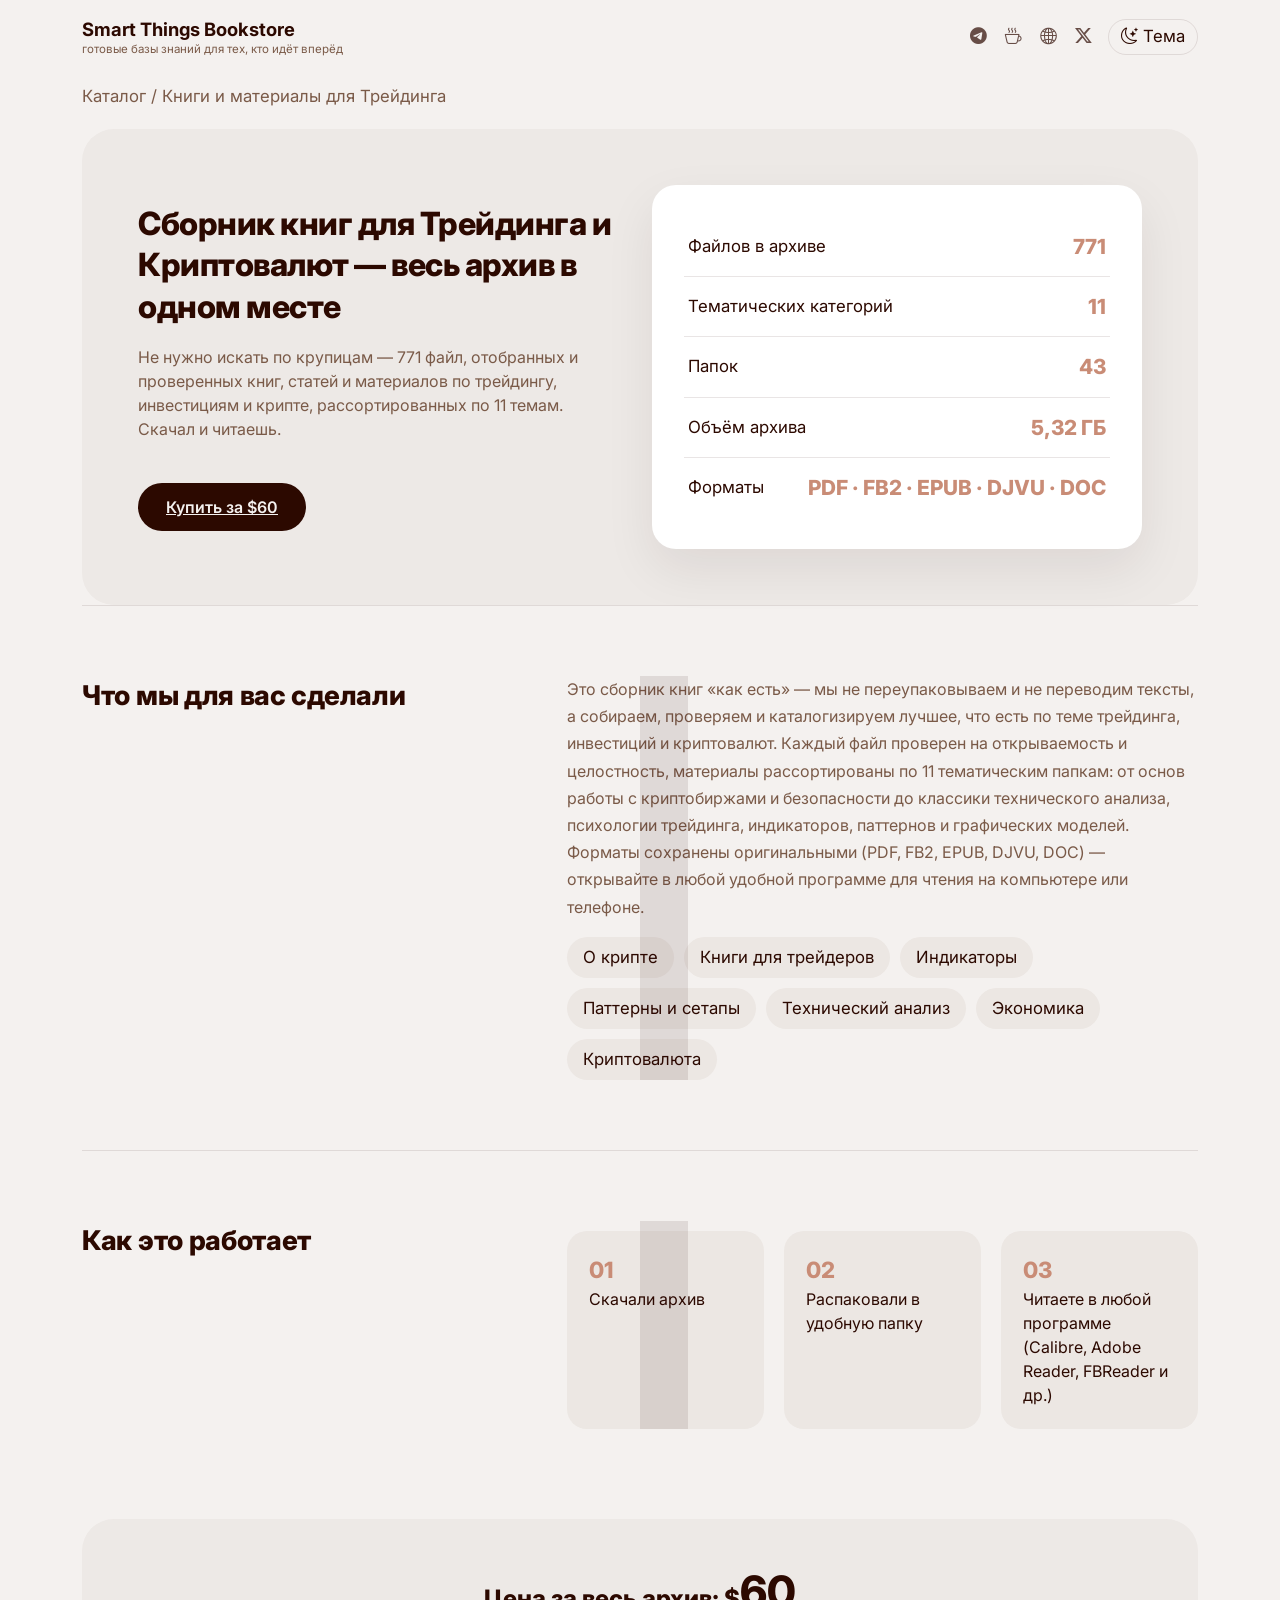
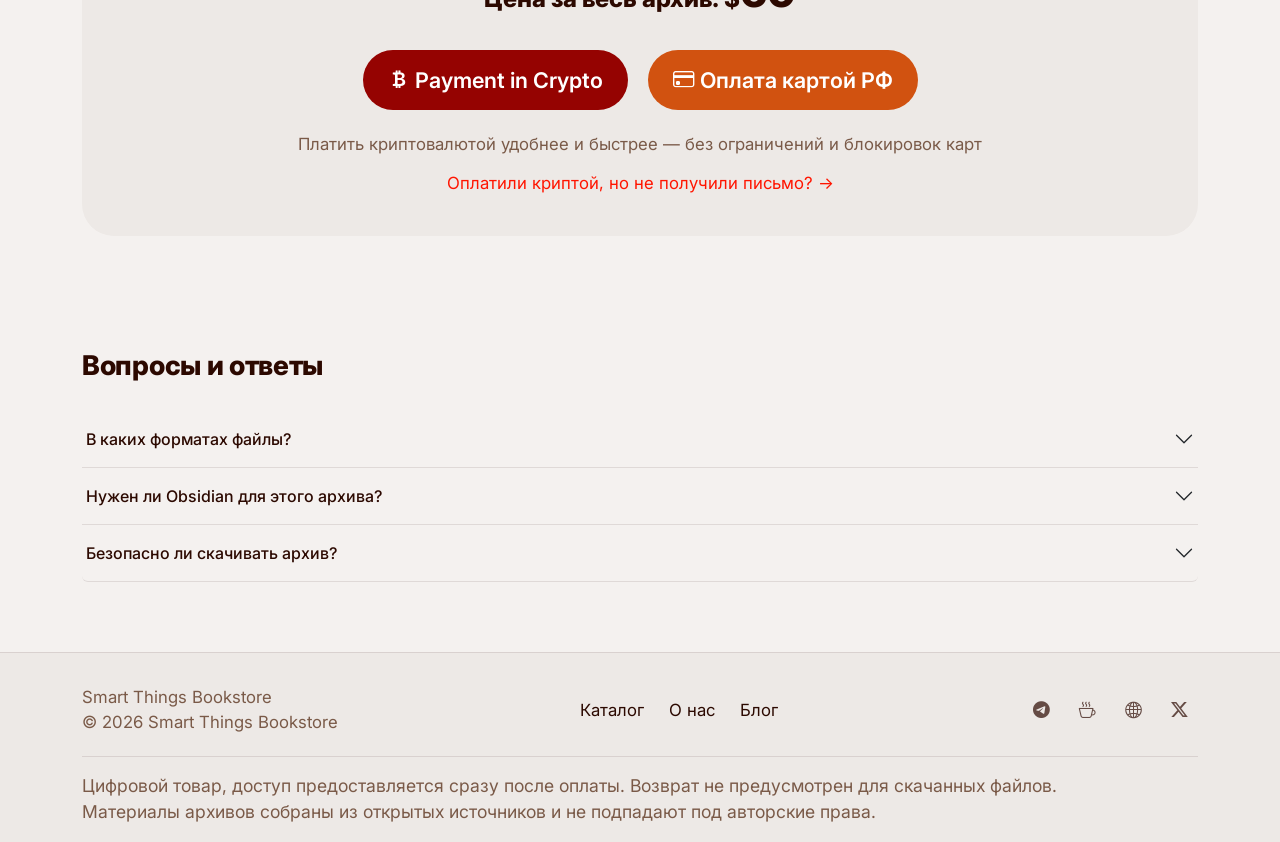
<file: product-trading.html>
﻿<!DOCTYPE html>
<html lang="ru">
<head>
<!-- Google Tag Manager -->
<script>(function(w,d,s,l,i){w[l]=w[l]||[];w[l].push({'gtm.start':
new Date().getTime(),event:'gtm.js'});var f=d.getElementsByTagName(s)[0],
j=d.createElement(s),dl=l!='dataLayer'?'&l='+l:'';j.async=true;j.src=
'https://www.googletagmanager.com/gtm.js?id='+i+dl;f.parentNode.insertBefore(j,f);
})(window,document,'script','dataLayer','GTM-MWCF3CTQ');</script>
<!-- End Google Tag Manager -->
<!-- Google tag (gtag.js) -->
<script async src="https://www.googletagmanager.com/gtag/js?id=G-NZB8XPNJS3"></script>
<script>
  window.dataLayer = window.dataLayer || [];
  function gtag(){dataLayer.push(arguments);}
  gtag('js', new Date());
  gtag('config', 'G-NZB8XPNJS3');
</script>
<meta charset="UTF-8">
<meta name="yandex-verification" content="767aa36fb826621a" />
<meta name="description" content="Архив «Книги и материалы для Трейдинга» — 771 файл: книги, статьи и материалы по трейдингу, инвестициям и криптовалюте, рассортированные по 11 темам. Оплата картой или криптовалютой.">
<link rel="canonical" href="https://ebookru.github.io/product-trading.html" />
<meta name="viewport" content="width=device-width, initial-scale=1.0">
<script>document.documentElement.setAttribute('data-theme', localStorage.getItem('theme') || 'light');</script>
<title>Сборник книг для Трейдинга и Крипты — весь архив в одном месте | Smart Things Bookstore</title>
<link rel="icon" type="image/png" href="/img/favicon-96x96.png" sizes="96x96" />
<link rel="icon" type="image/svg+xml" href="/img/favicon.svg" />
<link rel="shortcut icon" href="/img/favicon.ico" />
<link rel="apple-touch-icon" sizes="180x180" href="/img/apple-touch-icon.png" />
<meta name="apple-mobile-web-app-title" content="eBook RU" />
<link rel="manifest" href="/img/site.webmanifest" />
<link rel="preconnect" href="https://fonts.googleapis.com">
<link rel="preconnect" href="https://fonts.gstatic.com" crossorigin>
<link href="https://fonts.googleapis.com/css2?family=Inter:wght@400;500;600;700;800&display=optional" rel="stylesheet">
<link href="https://cdn.jsdelivr.net/npm/bootstrap@5.3.8/dist/css/bootstrap.min.css" rel="stylesheet">
<link rel="stylesheet" href="https://cdn.jsdelivr.net/npm/bootstrap-icons@1.11.3/font/bootstrap-icons.css">
<link rel="stylesheet" href="style.css">
<script type="application/ld+json">
{
  "@context": "https://schema.org",
  "@graph": [
    {
      "@type": "Product",
      "name": "Книги и материалы для Трейдинга",
      "description": "Сборник из 771 файла — книги, статьи и материалы по трейдингу, инвестициям и криптовалюте, рассортированные по 11 темам.",
      "url": "https://ebookru.github.io/product-trading.html",
      "image": "https://ebookru.github.io/img/cover-trading.jpg",
      "brand": "Smart Things Bookstore",
      "offers": {
        "@type": "Offer",
        "priceCurrency": "USD",
        "price": "60",
        "availability": "https://schema.org/InStock",
        "url": "https://ebookru.github.io/product-trading.html#buy",
        "hasMerchantReturnPolicy": {
          "@type": "MerchantReturnPolicy",
          "returnPolicyCategory": "https://schema.org/MerchantReturnNotPermitted"
        }
      }
    },
    {
      "@type": "BreadcrumbList",
      "itemListElement": [
        { "@type": "ListItem", "position": 1, "name": "Каталог", "item": "https://ebookru.github.io/" },
        { "@type": "ListItem", "position": 2, "name": "Книги и материалы для Трейдинга", "item": "https://ebookru.github.io/product-trading.html" }
      ]
    },
    {
      "@type": "FAQPage",
      "mainEntity": [
        {
          "@type": "Question",
          "name": "В каких форматах файлы?",
          "acceptedAnswer": { "@type": "Answer", "text": "В основном PDF, FB2, EPUB, DJVU и DOC — форматы оригинальные, без переупаковки. Для чтения подойдёт любая программа-читалка: Calibre, Adobe Reader, FBReader, штатное приложение на телефоне." }
        },
        {
          "@type": "Question",
          "name": "Нужен ли Obsidian для этого архива?",
          "acceptedAnswer": { "@type": "Answer", "text": "Нет, это не Obsidian-хранилище — это классический сборник книг и материалов в исходных форматах, рассортированный по темам. Открывается любым удобным приложением для чтения." }
        },
        {
          "@type": "Question",
          "name": "Безопасно ли скачивать архив?",
          "acceptedAnswer": { "@type": "Answer", "text": "Внутри только книги и документы — никаких исполняемых файлов или скриптов. Доступ выдаётся через проверенные платёжные системы сразу после оплаты." }
        }
      ]
    }
  ]
}
</script>
<!-- Yandex.Metrika counter -->
<script type="text/javascript">
    (function(m,e,t,r,i,k,a){
        m[i]=m[i]||function(){(m[i].a=m[i].a||[]).push(arguments)};
        m[i].l=1*new Date();
        for (var j = 0; j < document.scripts.length; j++) {if (document.scripts[j].src === r) { return; }}
        k=e.createElement(t),a=e.getElementsByTagName(t)[0],k.async=1,k.src=r,a.parentNode.insertBefore(k,a)
    })(window, document,'script','https://mc.webvisor.org/metrika/tag_ww.js?id=110765491', 'ym');

    ym(110765491, 'init', {ssr:true, webvisor:true, clickmap:true, ecommerce:"dataLayer", referrer: document.referrer, url: location.href, accurateTrackBounce:true, trackLinks:true});
</script>
<noscript><div><img src="https://mc.yandex.ru/watch/110765491" style="position:absolute; left:-9999px;" alt="" /></div></noscript>
<!-- /Yandex.Metrika counter -->
</head>
<body itemscope itemtype="https://schema.org/WebPage">
<meta itemprop="keywords" content="книги по трейдингу, книги по криптовалюте, обучение трейдингу архив, технический анализ книги, психология трейдинга книги, индикаторы и паттерны трейдинг, сборник книг инвестиции, база знаний крипта трейдинг, цифровой товар, скачать электронную книгу, где скачать электронную книгу, готовый архив книг скачать">
<!-- Google Tag Manager (noscript) -->
<noscript><iframe src="https://www.googletagmanager.com/ns.html?id=GTM-MWCF3CTQ"
height="0" width="0" style="display:none;visibility:hidden"></iframe></noscript>
<!-- End Google Tag Manager (noscript) -->

<nav class="navbar navbar-expand py-3">
  <div class="container d-flex justify-content-between align-items-center">
    <a href="index.html" class="text-decoration-none">
      <span class="brand-name">Smart Things Bookstore</span>
      <span class="brand-tagline">готовые базы знаний для тех, кто идёт вперёд</span>
    </a>
    <div class="d-flex align-items-center">
      <div class="social-icons">
        <a href="#" title="Telegram" aria-label="Telegram"><i class="bi bi-telegram"></i></a>
        <a href="#" title="Boosty" aria-label="Boosty"><i class="bi bi-cup-hot"></i></a>
        <a href="#" title="Bastyon" aria-label="Bastyon"><i class="bi bi-globe2"></i></a>
        <a href="#" title="X" aria-label="X (Twitter)"><i class="bi bi-twitter-x"></i></a>
      </div>
      <button class="theme-toggle" id="themeToggle"><i class="bi bi-moon-stars"></i> Тема</button>
    </div>
  </div>
</nav>

<main>
<div class="container">
  <div class="breadcrumb-nav">
    <a href="index.html">Каталог</a> / Книги и материалы для Трейдинга
  </div>

  <div class="hero-panel">
    <div class="row align-items-center g-4">
      <div class="col-lg-6">
        <h1 class="product-title">Сборник книг для Трейдинга и Криптовалют — весь архив в одном месте</h1>
        <p class="product-subtitle">Не нужно искать по крупицам — 771 файл, отобранных и проверенных книг, статей и материалов по трейдингу, инвестициям и крипте, рассортированных по 11 темам. Скачал и читаешь.</p>
        <a href="#buy" class="btn-brand">Купить за $60</a>
      </div>
      <div class="col-lg-6">
        <div class="stats-panel">
          <div class="stat-row"><span class="stat-label">Файлов в архиве</span><span class="stat-value">771</span></div>
          <div class="stat-row"><span class="stat-label">Тематических категорий</span><span class="stat-value">11</span></div>
          <div class="stat-row"><span class="stat-label">Папок</span><span class="stat-value">43</span></div>
          <div class="stat-row"><span class="stat-label">Объём архива</span><span class="stat-value">5,32 ГБ</span></div>
          <div class="stat-row"><span class="stat-label">Форматы</span><span class="stat-value">PDF · FB2 · EPUB · DJVU · DOC</span></div>
        </div>
      </div>
    </div>
  </div>

  <section class="split-section">
    <div class="row g-5">
      <div class="divider"></div>
      <div class="col-md-5">
        <div class="split-title">Что мы для вас сделали</div>
      </div>
      <div class="col-md-7">
        <p class="split-text">Это сборник книг «как есть» — мы не переупаковываем и не переводим тексты, а собираем, проверяем и каталогизируем лучшее, что есть по теме трейдинга, инвестиций и криптовалют. Каждый файл проверен на открываемость и целостность, материалы рассортированы по 11 тематическим папкам: от основ работы с криптобиржами и безопасности до классики технического анализа, психологии трейдинга, индикаторов, паттернов и графических моделей. Форматы сохранены оригинальными (PDF, FB2, EPUB, DJVU, DOC) — открывайте в любой удобной программе для чтения на компьютере или телефоне.</p>
        <div class="categories-list">
          <span>О крипте</span>
          <span>Книги для трейдеров</span>
          <span>Индикаторы</span>
          <span>Паттерны и сетапы</span>
          <span>Технический анализ</span>
          <span>Экономика</span>
          <span>Криптовалюта</span>
        </div>
      </div>
    </div>
  </section>

  <section class="split-section">
    <div class="row g-5">
      <div class="divider"></div>
      <div class="col-md-5">
        <div class="split-title">Как это работает</div>
      </div>
      <div class="col-md-7">
        <div class="steps">
          <div class="step"><div class="step-num">01</div>Скачали архив</div>
          <div class="step"><div class="step-num">02</div>Распаковали в удобную папку</div>
          <div class="step"><div class="step-num">03</div>Читаете в любой программе (Calibre, Adobe Reader, FBReader и др.)</div>
        </div>
      </div>
    </div>
  </section>

  <div class="buy-box" id="buy">
    <div class="buy-price">Цена за весь архив: $<span class="buy-amount">60</span></div>
    <button class="btn-pay crypto" id="cryptoPayBtn"><i class="bi bi-currency-bitcoin"></i> Payment in Crypto</button>
    <button class="btn-pay cards"><i class="bi bi-credit-card"></i> Оплата картой РФ</button>
    <div class="buy-note">Платить криптовалютой удобнее и быстрее — без ограничений и блокировок карт</div>
    <div class="buy-note"><a href="find-purchase.html" class="find-purchase-link" target="_blank">Оплатили криптой, но не получили письмо? →</a></div>
  </div>

  <section class="split-section" style="border-top:none;">
    <div class="split-title mb-4">Вопросы и ответы</div>
    <div class="accordion" id="faq">
      <div class="accordion-item">
        <h2 class="accordion-header">
          <button class="accordion-button collapsed" type="button" data-bs-toggle="collapse" data-bs-target="#faq1">В каких форматах файлы?</button>
        </h2>
        <div id="faq1" class="accordion-collapse collapse" data-bs-parent="#faq">
          <div class="accordion-body">В основном PDF, FB2, EPUB, DJVU и DOC — форматы оригинальные, без переупаковки. Для чтения подойдёт любая программа-читалка: Calibre, Adobe Reader, FBReader, штатное приложение на телефоне.</div>
        </div>
      </div>
      <div class="accordion-item">
        <h2 class="accordion-header">
          <button class="accordion-button collapsed" type="button" data-bs-toggle="collapse" data-bs-target="#faq2">Нужен ли Obsidian для этого архива?</button>
        </h2>
        <div id="faq2" class="accordion-collapse collapse" data-bs-parent="#faq">
          <div class="accordion-body">Нет, это не Obsidian-хранилище — это классический сборник книг и материалов в исходных форматах, рассортированный по темам. Открывается любым удобным приложением для чтения.</div>
        </div>
      </div>
      <div class="accordion-item">
        <h2 class="accordion-header">
          <button class="accordion-button collapsed" type="button" data-bs-toggle="collapse" data-bs-target="#faq3">Безопасно ли скачивать архив?</button>
        </h2>
        <div id="faq3" class="accordion-collapse collapse" data-bs-parent="#faq">
          <div class="accordion-body">Внутри только книги и документы — никаких исполняемых файлов или скриптов. Доступ выдаётся через проверенные платёжные системы сразу после оплаты.
      <div class="accordion-item">
        <h2 class="accordion-header">
          <button class="accordion-button collapsed" type="button" data-bs-toggle="collapse" data-bs-target="#faq4">Сколько действует ссылка на скачивание после оплаты криптовалютой?</button>
        </h2>
        <div id="faq4" class="accordion-collapse collapse" data-bs-parent="#faq">
          <div class="accordion-body">После подтверждения оплаты на почту приходит одноразовая ссылка на скачивание архива — она действует 24 часа и работает только один раз. Если не успели скачать или не получили письмо, воспользуйтесь страницей <a href="find-purchase.html">«Найти мою покупку»</a>, указав email, который вводили при оплате, и мы вышлем новую ссылку.</div>
        </div>
      </div></div>
        </div>
      </div>
    </div>
  </section>
</div>
<div class="pay-modal-overlay" id="payModalOverlay">
  <div class="pay-modal">
    <button class="pay-modal-close" id="payModalClose" aria-label="Закрыть">&times;</button>
    <h3>Оплата криптовалютой</h3>
    <p class="pay-modal-desc">Укажите email — после подтверждения платежа сетью мы автоматически пришлём на него ссылку для скачивания архива.</p>
    <form id="payForm">
      <input type="email" id="payEmail" class="form-control" placeholder="you@example.com" required style="margin-bottom:14px;">
      <button type="submit" class="btn-brand" style="width:100%;" id="payFormSubmit">Перейти к оплате</button>
    </form>
    <p class="pay-modal-note" id="payFormNote"></p>
    <p class="pay-modal-note"><a href="find-purchase.html" target="_blank">Уже оплатили, но не получили письмо? →</a></p>
  </div>
</div>
</main>

<footer>
  <div class="container">
    <div class="d-flex flex-wrap justify-content-between align-items-center">
      <div>Smart Things Bookstore<br>© 2026 Smart Things Bookstore</div>
      <div>
        <a href="index.html#catalog">Каталог</a>
        <a href="index.html#">О нас</a>
        <a href="blog/index.html">Блог</a>
      </div>
      <div class="social-icons">
        <a href="#" aria-label="Telegram"><i class="bi bi-telegram"></i></a>
        <a href="#" aria-label="Boosty"><i class="bi bi-cup-hot"></i></a>
        <a href="#" aria-label="Bastyon"><i class="bi bi-globe2"></i></a>
        <a href="#" aria-label="X (Twitter)"><i class="bi bi-twitter-x"></i></a>
      </div>
    </div>
    <div class="footer-legal">
      Цифровой товар, доступ предоставляется сразу после оплаты. Возврат не предусмотрен для скачанных файлов.<br>
      Материалы архивов собраны из открытых источников и не подпадают под авторские права.
    </div>
  </div>
</footer>

<script src="https://cdn.jsdelivr.net/npm/bootstrap@5.3.8/dist/js/bootstrap.bundle.min.js" defer></script>
<script>
  const toggle = document.getElementById('themeToggle');
  const html = document.documentElement;
  toggle.addEventListener('click', () => {
    const current = html.getAttribute('data-theme');
    const next = current === 'light' ? 'dark' : 'light';
    html.setAttribute('data-theme', next);
    localStorage.setItem('theme', next);
  });
</script>

<script>
(function () {
  const WORKER_ORIGIN = 'https://smart-things-payments.ebookru.workers.dev';
  const PRODUCT = 'trading';

  const openBtn = document.getElementById('cryptoPayBtn');
  const overlay = document.getElementById('payModalOverlay');
  const closeBtn = document.getElementById('payModalClose');
  const form = document.getElementById('payForm');
  const submitBtn = document.getElementById('payFormSubmit');
  const note = document.getElementById('payFormNote');

  if (!openBtn) return;

  openBtn.addEventListener('click', () => overlay.classList.add('active'));
  closeBtn.addEventListener('click', () => overlay.classList.remove('active'));
  overlay.addEventListener('click', (e) => { if (e.target === overlay) overlay.classList.remove('active'); });

  form.addEventListener('submit', async (e) => {
    e.preventDefault();
    const email = document.getElementById('payEmail').value.trim();
    submitBtn.disabled = true;
    submitBtn.textContent = 'Создаём счёт…';
    note.textContent = '';

    try {
      const resp = await fetch(WORKER_ORIGIN + '/api/create-order', {
        method: 'POST',
        headers: { 'Content-Type': 'application/json' },
        body: JSON.stringify({ email, product: PRODUCT }),
      });
      const data = await resp.json();

      if (data.invoice_url) {
        window.location.href = data.invoice_url;
      } else {
        note.textContent = 'Не удалось создать счёт. Попробуйте ещё раз или напишите в поддержку.';
        submitBtn.disabled = false;
        submitBtn.textContent = 'Перейти к оплате';
      }
    } catch (err) {
      note.textContent = 'Ошибка соединения. Попробуйте ещё раз.';
      submitBtn.disabled = false;
      submitBtn.textContent = 'Перейти к оплате';
    }
  });
})();
</script>
</body>
</html>
</file>
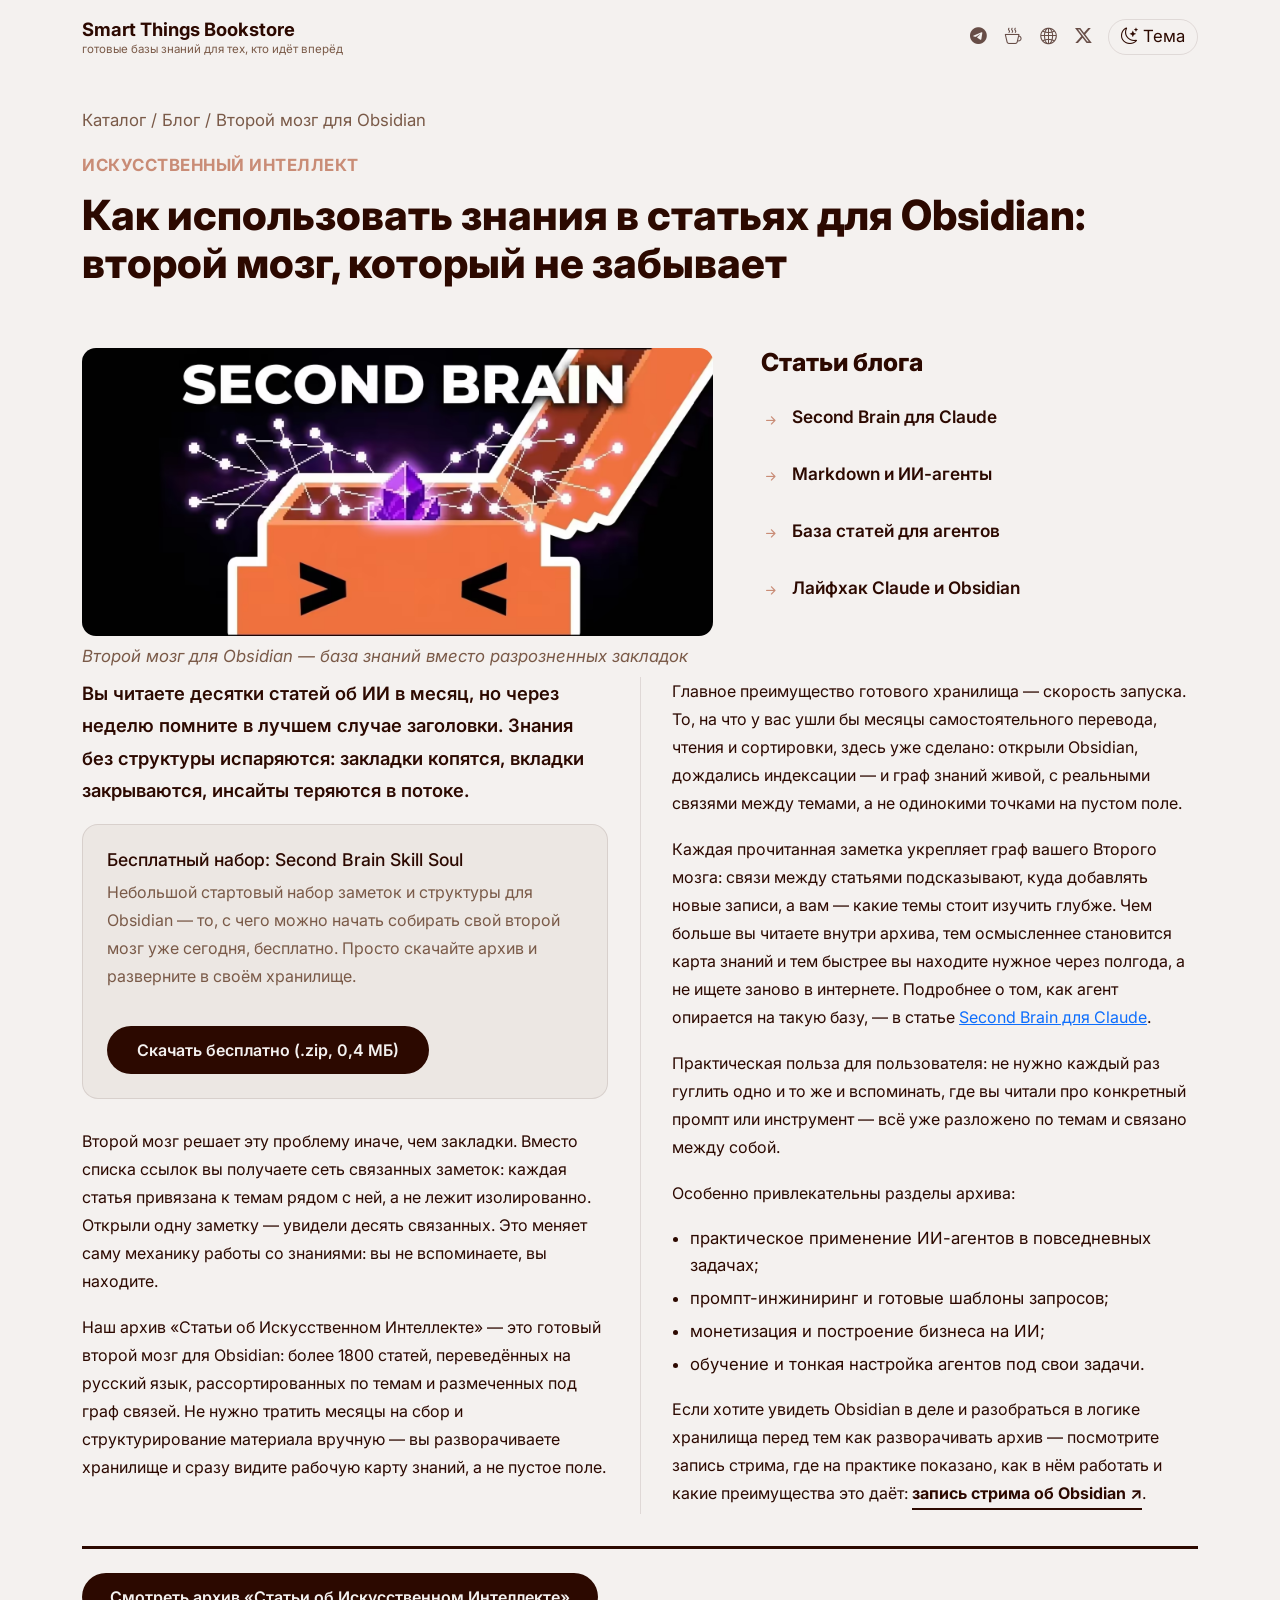
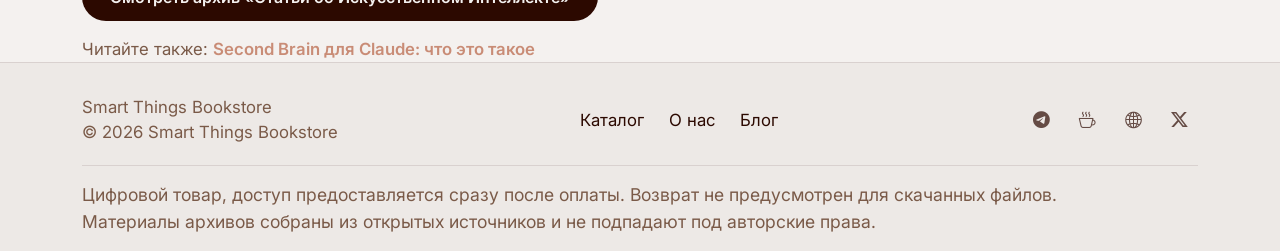
<file: blog/01-vtoroy-mozg-obsidian.html>
﻿<!DOCTYPE html>
<html lang="ru">
<head>
<!-- Google Tag Manager -->
<script>(function(w,d,s,l,i){w[l]=w[l]||[];w[l].push({'gtm.start':
new Date().getTime(),event:'gtm.js'});var f=d.getElementsByTagName(s)[0],
j=d.createElement(s),dl=l!='dataLayer'?'&l='+l:'';j.async=true;j.src=
'https://www.googletagmanager.com/gtm.js?id='+i+dl;f.parentNode.insertBefore(j,f);
})(window,document,'script','dataLayer','GTM-MWCF3CTQ');</script>
<!-- End Google Tag Manager -->
<!-- Google tag (gtag.js) -->
<script async src="https://www.googletagmanager.com/gtag/js?id=G-NZB8XPNJS3"></script>
<script>
  window.dataLayer = window.dataLayer || [];
  function gtag(){dataLayer.push(arguments);}
  gtag('js', new Date());
  gtag('config', 'G-NZB8XPNJS3');
</script>
<meta charset="UTF-8">
<meta name="yandex-verification" content="767aa36fb826621a" />
<link rel="canonical" href="https://ebookru.github.io/blog/01-vtoroy-mozg-obsidian.html" />
<meta name="viewport" content="width=device-width, initial-scale=1.0">
<script>document.documentElement.setAttribute('data-theme', localStorage.getItem('theme') || 'light');</script>
<title>Как использовать знания в статьях для Obsidian: второй мозг, который не забывает + бесплатный набор | Блог Smart Things Bookstore</title>
<meta name="description" content="Второй мозг в Obsidian меняет то, как вы работаете со знаниями: вместо закладок — связанная сеть заметок, которая не забывает. Внутри — бесплатный стартовый набор для скачивания.">
<link rel="icon" type="image/png" href="/img/favicon-96x96.png" sizes="96x96" />
<link rel="icon" type="image/svg+xml" href="/img/favicon.svg" />
<link rel="shortcut icon" href="/img/favicon.ico" />
<link rel="apple-touch-icon" sizes="180x180" href="/img/apple-touch-icon.png" />
<meta name="apple-mobile-web-app-title" content="eBook RU" />
<link rel="manifest" href="/img/site.webmanifest" />
<link rel="preconnect" href="https://fonts.googleapis.com">
<link rel="preconnect" href="https://fonts.gstatic.com" crossorigin>
<link href="https://fonts.googleapis.com/css2?family=Inter:wght@400;500;600;700;800&display=optional" rel="stylesheet">
<link href="https://cdn.jsdelivr.net/npm/bootstrap@5.3.8/dist/css/bootstrap.min.css" rel="stylesheet">
<link rel="stylesheet" href="https://cdn.jsdelivr.net/npm/bootstrap-icons@1.11.3/font/bootstrap-icons.css">
<link rel="stylesheet" href="../style.css">
<script type="application/ld+json">
{
  "@context": "https://schema.org",
  "@graph": [
    {
      "@type": "BlogPosting",
      "headline": "Как использовать знания в статьях для Obsidian: второй мозг, который не забывает",
      "description": "Второй мозг в Obsidian меняет то, как вы работаете со знаниями: вместо закладок — связанная сеть заметок, которая не забывает.",
      "image": "https://ebookru.github.io/img/blog-art-ai-01.avif",
      "author": { "@type": "Organization", "name": "Smart Things Bookstore" },
      "publisher": { "@type": "Organization", "name": "Smart Things Bookstore" },
      "datePublished": "2026-07-17",
      "dateModified": "2026-07-19",
      "mainEntityOfPage": "https://ebookru.github.io/blog/01-vtoroy-mozg-obsidian.html"
    },
    {
      "@type": "BreadcrumbList",
      "itemListElement": [
        { "@type": "ListItem", "position": 1, "name": "Каталог", "item": "https://ebookru.github.io/" },
        { "@type": "ListItem", "position": 2, "name": "Блог", "item": "https://ebookru.github.io/blog/index.html" },
        { "@type": "ListItem", "position": 3, "name": "Второй мозг для Obsidian", "item": "https://ebookru.github.io/blog/01-vtoroy-mozg-obsidian.html" }
      ]
    }
  ]
}
</script>
<!-- Yandex.Metrika counter -->
<script type="text/javascript">
    (function(m,e,t,r,i,k,a){
        m[i]=m[i]||function(){(m[i].a=m[i].a||[]).push(arguments)};
        m[i].l=1*new Date();
        for (var j = 0; j < document.scripts.length; j++) {if (document.scripts[j].src === r) { return; }}
        k=e.createElement(t),a=e.getElementsByTagName(t)[0],k.async=1,k.src=r,a.parentNode.insertBefore(k,a)
    })(window, document,'script','https://mc.webvisor.org/metrika/tag_ww.js?id=110765491', 'ym');

    ym(110765491, 'init', {ssr:true, webvisor:true, clickmap:true, ecommerce:"dataLayer", referrer: document.referrer, url: location.href, accurateTrackBounce:true, trackLinks:true});
</script>
<noscript><div><img src="https://mc.yandex.ru/watch/110765491" style="position:absolute; left:-9999px;" alt="" /></div></noscript>
<!-- /Yandex.Metrika counter -->
</head>
<body itemscope itemtype="https://schema.org/BlogPosting">
<meta itemprop="keywords" content="статьи об искусственном интеллекте, база знаний по ии, obsidian vault, second brain obsidian, искусственный интеллект вторая память, промпты для ии агентов, найти промпт для claude, найти промпт для клод, ии агенты обучение, obsidian graph, монетизация с помощью ии, статьи о монетизации, бизнес на ии, skills для ии агента, статья об ии на русском, obsidian хранилище статей, цифровой товар, скачать электронную книгу, где скачать электронную книгу, готовый архив книг скачать">
<!-- Google Tag Manager (noscript) -->
<noscript><iframe src="https://www.googletagmanager.com/ns.html?id=GTM-MWCF3CTQ"
height="0" width="0" style="display:none;visibility:hidden"></iframe></noscript>
<!-- End Google Tag Manager (noscript) -->

<nav class="navbar navbar-expand py-3">
  <div class="container d-flex justify-content-between align-items-center">
    <a href="../index.html" class="text-decoration-none">
      <span class="brand-name">Smart Things Bookstore</span>
      <span class="brand-tagline">готовые базы знаний для тех, кто идёт вперёд</span>
    </a>
    <div class="d-flex align-items-center">
      <div class="social-icons">
        <a href="#" title="Telegram" aria-label="Telegram"><i class="bi bi-telegram"></i></a>
        <a href="#" title="Boosty" aria-label="Boosty"><i class="bi bi-cup-hot"></i></a>
        <a href="#" title="Bastyon" aria-label="Bastyon"><i class="bi bi-globe2"></i></a>
        <a href="#" title="X" aria-label="X (Twitter)"><i class="bi bi-twitter-x"></i></a>
      </div>
      <button class="theme-toggle" id="themeToggle"><i class="bi bi-moon-stars"></i> Тема</button>
    </div>
  </div>
</nav>

<main>
<header class="hero blog-hero">
  <div class="container hero-inner">
    <div class="breadcrumb-nav">
      <a href="../index.html">Каталог</a> / <a href="index.html">Блог</a> / Второй мозг для Obsidian
    </div>
    <div class="article-cat">Искусственный интеллект</div>
    <h1>Как использовать знания в статьях для Obsidian: второй мозг, который не забывает</h1>
  </div>
</header>

<section class="article-showcase">
  <div class="container">
    <div class="row g-5 align-items-start">
      <div class="col-lg-7">
        <figure class="article-figure-inline"><img src="../img/blog-art-ai-01.avif" alt="Второй мозг для Obsidian"><figcaption>Второй мозг для Obsidian — база знаний вместо разрозненных закладок</figcaption></figure>
      </div>
      <div class="col-lg-5">
        <h3 class="showcase-title">Статьи блога</h3>
        <ul class="showcase-list">
          <li><i class="bi bi-arrow-right-short"></i><a href="02-second-brain-claude.html">Second Brain для Claude</a></li>
          <li><i class="bi bi-arrow-right-short"></i><a href="03-md-format-ii-agenty.html">Markdown и ИИ-агенты</a></li>
          <li><i class="bi bi-arrow-right-short"></i><a href="04-baza-statey-dlya-agentov.html">База статей для агентов</a></li>
          <li><i class="bi bi-arrow-right-short"></i><a href="05-layfhak-claude-obsidian.html">Лайфхак Claude и Obsidian</a></li>
        </ul>
      </div>
    </div>
  </div>
</section>

<div class="container">
  <div class="article-grid">
      <p class="lede">Вы читаете десятки статей об ИИ в месяц, но через неделю помните в лучшем случае заголовки. Знания без структуры испаряются: закладки копятся, вкладки закрываются, инсайты теряются в потоке.</p>
      <div class="article-freebie">
        <h3>Бесплатный набор: Second Brain Skill Soul</h3>
        <p>Небольшой стартовый набор заметок и структуры для Obsidian — то, с чего можно начать собирать свой второй мозг уже сегодня, бесплатно. Просто скачайте архив и разверните в своём хранилище.</p>
        <a href="../files/second_brain_skill_soul.zip" download class="btn-brand">Скачать бесплатно (.zip, 0,4 МБ)</a>
      </div>
      <p>Второй мозг решает эту проблему иначе, чем закладки. Вместо списка ссылок вы получаете сеть связанных заметок: каждая статья привязана к темам рядом с ней, а не лежит изолированно. Открыли одну заметку — увидели десять связанных. Это меняет саму механику работы со знаниями: вы не вспоминаете, вы находите.</p>
      <p>Наш архив «Статьи об Искусственном Интеллекте» — это готовый второй мозг для Obsidian: более 1800 статей, переведённых на русский язык, рассортированных по темам и размеченных под граф связей. Не нужно тратить месяцы на сбор и структурирование материала вручную — вы разворачиваете хранилище и сразу видите рабочую карту знаний, а не пустое поле.</p>
      <p>Главное преимущество готового хранилища — скорость запуска. То, на что у вас ушли бы месяцы самостоятельного перевода, чтения и сортировки, здесь уже сделано: открыли Obsidian, дождались индексации — и граф знаний живой, с реальными связями между темами, а не одинокими точками на пустом поле.</p>
      <p>Каждая прочитанная заметка укрепляет граф вашего Второго мозга: связи между статьями подсказывают, куда добавлять новые записи, а вам — какие темы стоит изучить глубже. Чем больше вы читаете внутри архива, тем осмысленнее становится карта знаний и тем быстрее вы находите нужное через полгода, а не ищете заново в интернете. Подробнее о том, как агент опирается на такую базу, — в статье <a href="02-second-brain-claude.html">Second Brain для Claude</a>.</p>
      <p>Практическая польза для пользователя: не нужно каждый раз гуглить одно и то же и вспоминать, где вы читали про конкретный промпт или инструмент — всё уже разложено по темам и связано между собой.</p>
      <p>Особенно привлекательны разделы архива:</p>
      <ul class="article-thematic">
        <li>практическое применение ИИ-агентов в повседневных задачах;</li>
        <li>промпт-инжиниринг и готовые шаблоны запросов;</li>
        <li>монетизация и построение бизнеса на ИИ;</li>
        <li>обучение и тонкая настройка агентов под свои задачи.</li>
      </ul>
      <p>Если хотите увидеть Obsidian в деле и разобраться в логике хранилища перед тем как разворачивать архив — посмотрите запись стрима, где на практике показано, как в нём работать и какие преимущества это даёт: <a href="https://clck.ru/3UpTX7" class="article-external-link" target="_blank" rel="noopener">запись стрима об Obsidian ↗</a>.</p>
    </div>

  <div class="article-links">
    <a href="../product-ai.html" class="article-cta">Смотреть архив «Статьи об Искусственном Интеллекте»</a>
    <div class="article-next">Читайте также: <a href="02-second-brain-claude.html">Second Brain для Claude: что это такое</a></div>
  </div>
</div>
</main>

<footer>
  <div class="container">
    <div class="d-flex flex-wrap justify-content-between align-items-center">
      <div>Smart Things Bookstore<br>© 2026 Smart Things Bookstore</div>
      <div>
        <a href="../index.html#catalog">Каталог</a>
        <a href="../index.html#">О нас</a>
        <a href="index.html">Блог</a>
      </div>
      <div class="social-icons">
        <a href="#" aria-label="Telegram"><i class="bi bi-telegram"></i></a>
        <a href="#" aria-label="Boosty"><i class="bi bi-cup-hot"></i></a>
        <a href="#" aria-label="Bastyon"><i class="bi bi-globe2"></i></a>
        <a href="#" aria-label="X (Twitter)"><i class="bi bi-twitter-x"></i></a>
      </div>
    </div>
    <div class="footer-legal">
      Цифровой товар, доступ предоставляется сразу после оплаты. Возврат не предусмотрен для скачанных файлов.<br>
      Материалы архивов собраны из открытых источников и не подпадают под авторские права.
    </div>
  </div>
</footer>

<script src="../script.js" defer></script>

</body>
</html>
</file>
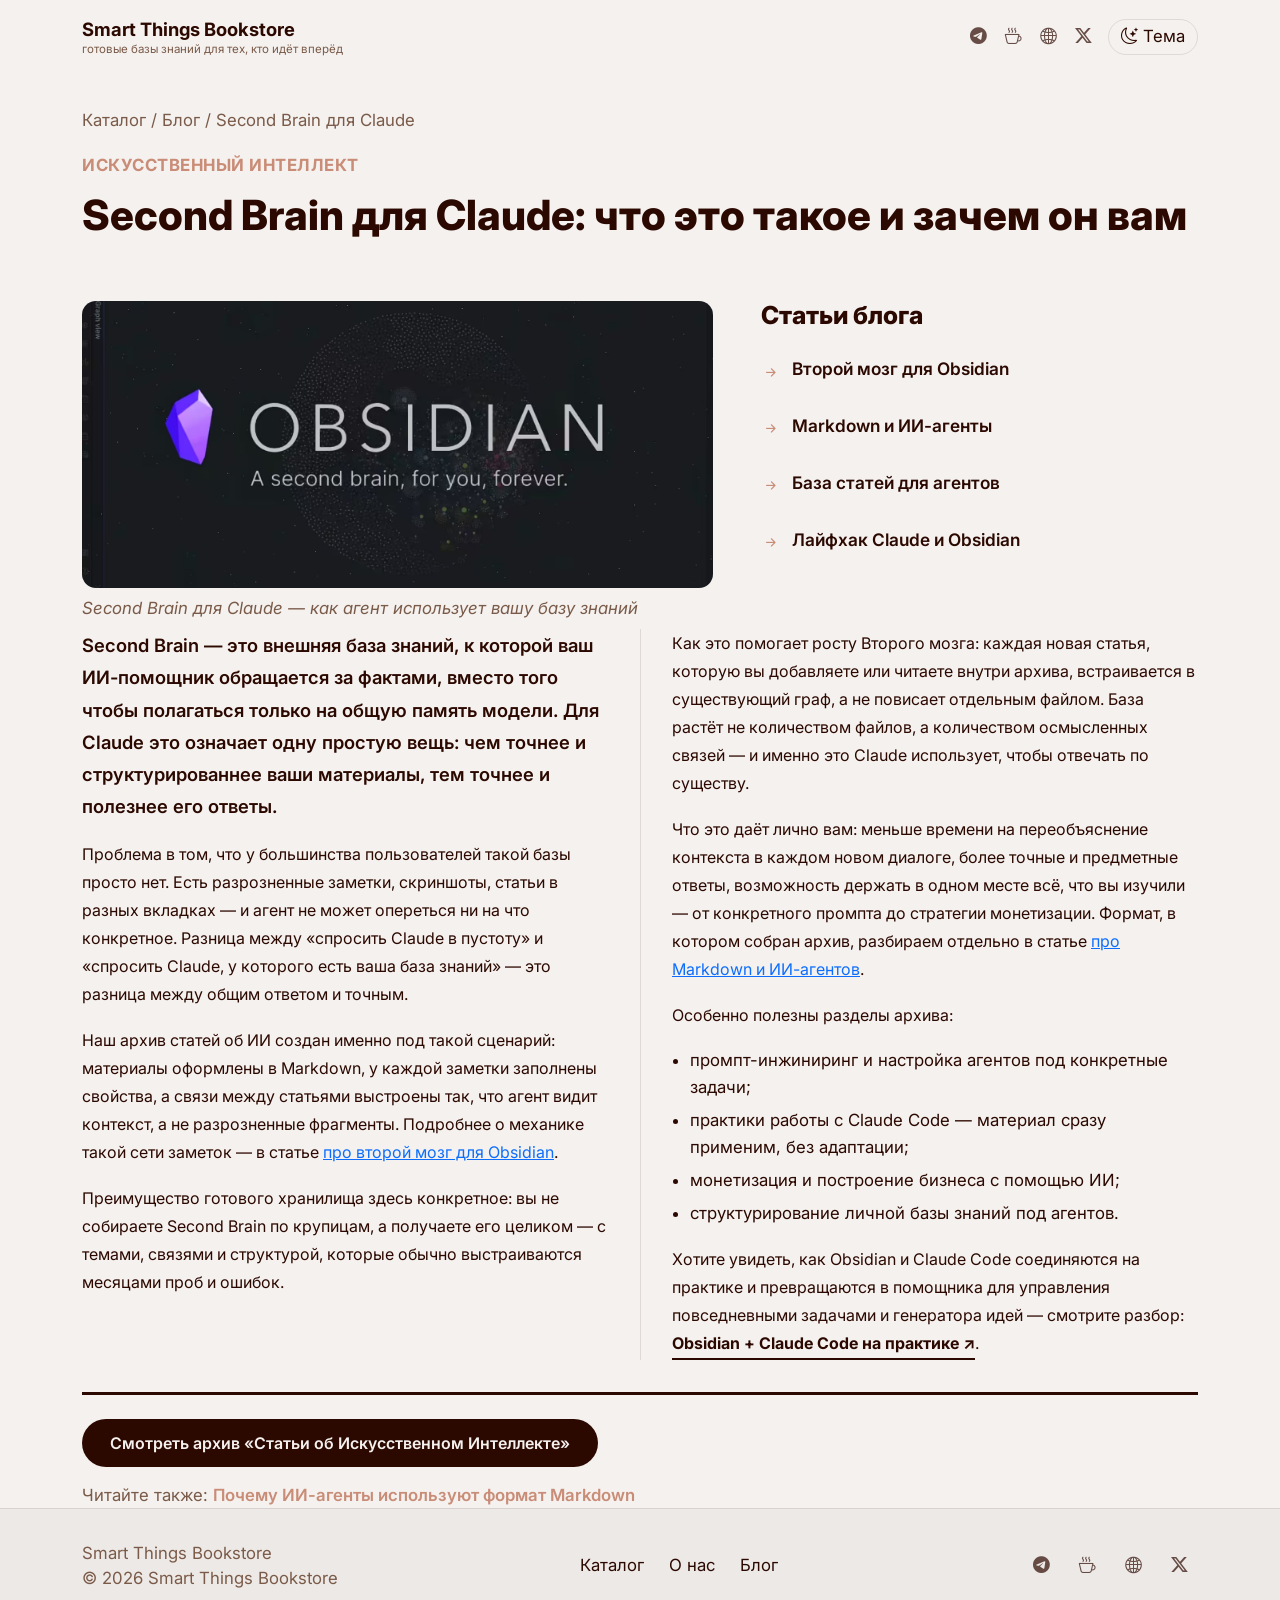
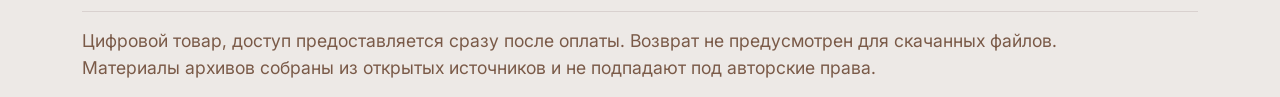
<file: blog/02-second-brain-claude.html>
﻿<!DOCTYPE html>
<html lang="ru">
<head>
<!-- Google Tag Manager -->
<script>(function(w,d,s,l,i){w[l]=w[l]||[];w[l].push({'gtm.start':
new Date().getTime(),event:'gtm.js'});var f=d.getElementsByTagName(s)[0],
j=d.createElement(s),dl=l!='dataLayer'?'&l='+l:'';j.async=true;j.src=
'https://www.googletagmanager.com/gtm.js?id='+i+dl;f.parentNode.insertBefore(j,f);
})(window,document,'script','dataLayer','GTM-MWCF3CTQ');</script>
<!-- End Google Tag Manager -->
<!-- Google tag (gtag.js) -->
<script async src="https://www.googletagmanager.com/gtag/js?id=G-NZB8XPNJS3"></script>
<script>
  window.dataLayer = window.dataLayer || [];
  function gtag(){dataLayer.push(arguments);}
  gtag('js', new Date());
  gtag('config', 'G-NZB8XPNJS3');
</script>
<meta charset="UTF-8">
<meta name="yandex-verification" content="767aa36fb826621a" />
<link rel="canonical" href="https://ebookru.github.io/blog/02-second-brain-claude.html" />
<meta name="viewport" content="width=device-width, initial-scale=1.0">
<script>document.documentElement.setAttribute('data-theme', localStorage.getItem('theme') || 'light');</script>
<title>Second Brain для Claude: что это такое и зачем он вам | Блог Smart Things Bookstore</title>
<meta name="description" content="Second Brain — база знаний, на которую опирается Claude, отвечая точнее. Разбираем, как это работает и зачем вам такая база.">
<link rel="icon" type="image/png" href="/img/favicon-96x96.png" sizes="96x96" />
<link rel="icon" type="image/svg+xml" href="/img/favicon.svg" />
<link rel="shortcut icon" href="/img/favicon.ico" />
<link rel="apple-touch-icon" sizes="180x180" href="/img/apple-touch-icon.png" />
<meta name="apple-mobile-web-app-title" content="eBook RU" />
<link rel="manifest" href="/img/site.webmanifest" />
<link rel="preconnect" href="https://fonts.googleapis.com">
<link rel="preconnect" href="https://fonts.gstatic.com" crossorigin>
<link href="https://fonts.googleapis.com/css2?family=Inter:wght@400;500;600;700;800&display=optional" rel="stylesheet">
<link href="https://cdn.jsdelivr.net/npm/bootstrap@5.3.8/dist/css/bootstrap.min.css" rel="stylesheet">
<link rel="stylesheet" href="https://cdn.jsdelivr.net/npm/bootstrap-icons@1.11.3/font/bootstrap-icons.css">
<link rel="stylesheet" href="../style.css">
<script type="application/ld+json">
{
  "@context": "https://schema.org",
  "@graph": [
    {
      "@type": "BlogPosting",
      "headline": "Second Brain для Claude: что это такое и зачем он вам",
      "description": "Second Brain — база знаний, на которую опирается Claude, отвечая точнее. Разбираем, как это работает и зачем вам такая база.",
      "image": "https://ebookru.github.io/img/blog-art-ai-02.avif",
      "author": { "@type": "Organization", "name": "Smart Things Bookstore" },
      "publisher": { "@type": "Organization", "name": "Smart Things Bookstore" },
      "datePublished": "2026-07-17",
      "dateModified": "2026-07-18",
      "mainEntityOfPage": "https://ebookru.github.io/blog/02-second-brain-claude.html"
    },
    {
      "@type": "BreadcrumbList",
      "itemListElement": [
        { "@type": "ListItem", "position": 1, "name": "Каталог", "item": "https://ebookru.github.io/" },
        { "@type": "ListItem", "position": 2, "name": "Блог", "item": "https://ebookru.github.io/blog/index.html" },
        { "@type": "ListItem", "position": 3, "name": "Second Brain для Claude", "item": "https://ebookru.github.io/blog/02-second-brain-claude.html" }
      ]
    }
  ]
}
</script>
<!-- Yandex.Metrika counter -->
<script type="text/javascript">
    (function(m,e,t,r,i,k,a){
        m[i]=m[i]||function(){(m[i].a=m[i].a||[]).push(arguments)};
        m[i].l=1*new Date();
        for (var j = 0; j < document.scripts.length; j++) {if (document.scripts[j].src === r) { return; }}
        k=e.createElement(t),a=e.getElementsByTagName(t)[0],k.async=1,k.src=r,a.parentNode.insertBefore(k,a)
    })(window, document,'script','https://mc.webvisor.org/metrika/tag_ww.js?id=110765491', 'ym');

    ym(110765491, 'init', {ssr:true, webvisor:true, clickmap:true, ecommerce:"dataLayer", referrer: document.referrer, url: location.href, accurateTrackBounce:true, trackLinks:true});
</script>
<noscript><div><img src="https://mc.yandex.ru/watch/110765491" style="position:absolute; left:-9999px;" alt="" /></div></noscript>
<!-- /Yandex.Metrika counter -->
</head>
<body itemscope itemtype="https://schema.org/BlogPosting">
<meta itemprop="keywords" content="second brain для claude, second brain клод, база знаний для claude, claude обучение на базе знаний, как подключить базу знаний к claude, claude и obsidian, промпты для claude, ии агенты обучение, монетизация с помощью ии, skills для ии агента, цифровой товар, скачать электронную книгу, где скачать электронную книгу, готовый архив книг скачать">
<!-- Google Tag Manager (noscript) -->
<noscript><iframe src="https://www.googletagmanager.com/ns.html?id=GTM-MWCF3CTQ"
height="0" width="0" style="display:none;visibility:hidden"></iframe></noscript>
<!-- End Google Tag Manager (noscript) -->

<nav class="navbar navbar-expand py-3">
  <div class="container d-flex justify-content-between align-items-center">
    <a href="../index.html" class="text-decoration-none">
      <span class="brand-name">Smart Things Bookstore</span>
      <span class="brand-tagline">готовые базы знаний для тех, кто идёт вперёд</span>
    </a>
    <div class="d-flex align-items-center">
      <div class="social-icons">
        <a href="#" title="Telegram" aria-label="Telegram"><i class="bi bi-telegram"></i></a>
        <a href="#" title="Boosty" aria-label="Boosty"><i class="bi bi-cup-hot"></i></a>
        <a href="#" title="Bastyon" aria-label="Bastyon"><i class="bi bi-globe2"></i></a>
        <a href="#" title="X" aria-label="X (Twitter)"><i class="bi bi-twitter-x"></i></a>
      </div>
      <button class="theme-toggle" id="themeToggle"><i class="bi bi-moon-stars"></i> Тема</button>
    </div>
  </div>
</nav>

<main>
<header class="hero blog-hero">
  <div class="container hero-inner">
    <div class="breadcrumb-nav">
      <a href="../index.html">Каталог</a> / <a href="index.html">Блог</a> / Second Brain для Claude
    </div>
    <div class="article-cat">Искусственный интеллект</div>
    <h1>Second Brain для Claude: что это такое и зачем он вам</h1>
  </div>
</header>

<section class="article-showcase">
  <div class="container">
    <div class="row g-5 align-items-start">
      <div class="col-lg-7">
        <figure class="article-figure-inline"><img src="../img/blog-art-ai-02.avif" alt="Second Brain для Claude"><figcaption>Second Brain для Claude — как агент использует вашу базу знаний</figcaption></figure>
      </div>
      <div class="col-lg-5">
        <h3 class="showcase-title">Статьи блога</h3>
        <ul class="showcase-list">
          <li><i class="bi bi-arrow-right-short"></i><a href="01-vtoroy-mozg-obsidian.html">Второй мозг для Obsidian</a></li>
          <li><i class="bi bi-arrow-right-short"></i><a href="03-md-format-ii-agenty.html">Markdown и ИИ-агенты</a></li>
          <li><i class="bi bi-arrow-right-short"></i><a href="04-baza-statey-dlya-agentov.html">База статей для агентов</a></li>
          <li><i class="bi bi-arrow-right-short"></i><a href="05-layfhak-claude-obsidian.html">Лайфхак Claude и Obsidian</a></li>
        </ul>
      </div>
    </div>
  </div>
</section>

<div class="container">
  <div class="article-grid">
      <p class="lede">Second Brain — это внешняя база знаний, к которой ваш ИИ-помощник обращается за фактами, вместо того чтобы полагаться только на общую память модели. Для Claude это означает одну простую вещь: чем точнее и структурированнее ваши материалы, тем точнее и полезнее его ответы.</p>
      <p>Проблема в том, что у большинства пользователей такой базы просто нет. Есть разрозненные заметки, скриншоты, статьи в разных вкладках — и агент не может опереться ни на что конкретное. Разница между «спросить Claude в пустоту» и «спросить Claude, у которого есть ваша база знаний» — это разница между общим ответом и точным.</p>
      <p>Наш архив статей об ИИ создан именно под такой сценарий: материалы оформлены в Markdown, у каждой заметки заполнены свойства, а связи между статьями выстроены так, что агент видит контекст, а не разрозненные фрагменты. Подробнее о механике такой сети заметок — в статье <a href="01-vtoroy-mozg-obsidian.html">про второй мозг для Obsidian</a>.</p>
      <p>Преимущество готового хранилища здесь конкретное: вы не собираете Second Brain по крупицам, а получаете его целиком — с темами, связями и структурой, которые обычно выстраиваются месяцами проб и ошибок.</p>
      <p>Как это помогает росту Второго мозга: каждая новая статья, которую вы добавляете или читаете внутри архива, встраивается в существующий граф, а не повисает отдельным файлом. База растёт не количеством файлов, а количеством осмысленных связей — и именно это Claude использует, чтобы отвечать по существу.</p>
      <p>Что это даёт лично вам: меньше времени на переобъяснение контекста в каждом новом диалоге, более точные и предметные ответы, возможность держать в одном месте всё, что вы изучили — от конкретного промпта до стратегии монетизации. Формат, в котором собран архив, разбираем отдельно в статье <a href="03-md-format-ii-agenty.html">про Markdown и ИИ-агентов</a>.</p>
      <p>Особенно полезны разделы архива:</p>
      <ul class="article-thematic">
        <li>промпт-инжиниринг и настройка агентов под конкретные задачи;</li>
        <li>практики работы с Claude Code — материал сразу применим, без адаптации;</li>
        <li>монетизация и построение бизнеса с помощью ИИ;</li>
        <li>структурирование личной базы знаний под агентов.</li>
      </ul>
      <p>Хотите увидеть, как Obsidian и Claude Code соединяются на практике и превращаются в помощника для управления повседневными задачами и генератора идей — смотрите разбор: <a href="https://clck.ru/3UpTa3" class="article-external-link" target="_blank" rel="noopener">Obsidian + Claude Code на практике ↗</a>.</p>
    </div>

  <div class="article-links">
    <a href="../product-ai.html" class="article-cta">Смотреть архив «Статьи об Искусственном Интеллекте»</a>
    <div class="article-next">Читайте также: <a href="03-md-format-ii-agenty.html">Почему ИИ-агенты используют формат Markdown</a></div>
  </div>
</div>
</main>

<footer>
  <div class="container">
    <div class="d-flex flex-wrap justify-content-between align-items-center">
      <div>Smart Things Bookstore<br>© 2026 Smart Things Bookstore</div>
      <div>
        <a href="../index.html#catalog">Каталог</a>
        <a href="../index.html#">О нас</a>
        <a href="index.html">Блог</a>
      </div>
      <div class="social-icons">
        <a href="#" aria-label="Telegram"><i class="bi bi-telegram"></i></a>
        <a href="#" aria-label="Boosty"><i class="bi bi-cup-hot"></i></a>
        <a href="#" aria-label="Bastyon"><i class="bi bi-globe2"></i></a>
        <a href="#" aria-label="X (Twitter)"><i class="bi bi-twitter-x"></i></a>
      </div>
    </div>
    <div class="footer-legal">
      Цифровой товар, доступ предоставляется сразу после оплаты. Возврат не предусмотрен для скачанных файлов.<br>
      Материалы архивов собраны из открытых источников и не подпадают под авторские права.
    </div>
  </div>
</footer>

<script src="../script.js" defer></script>

</body>
</html>
</file>
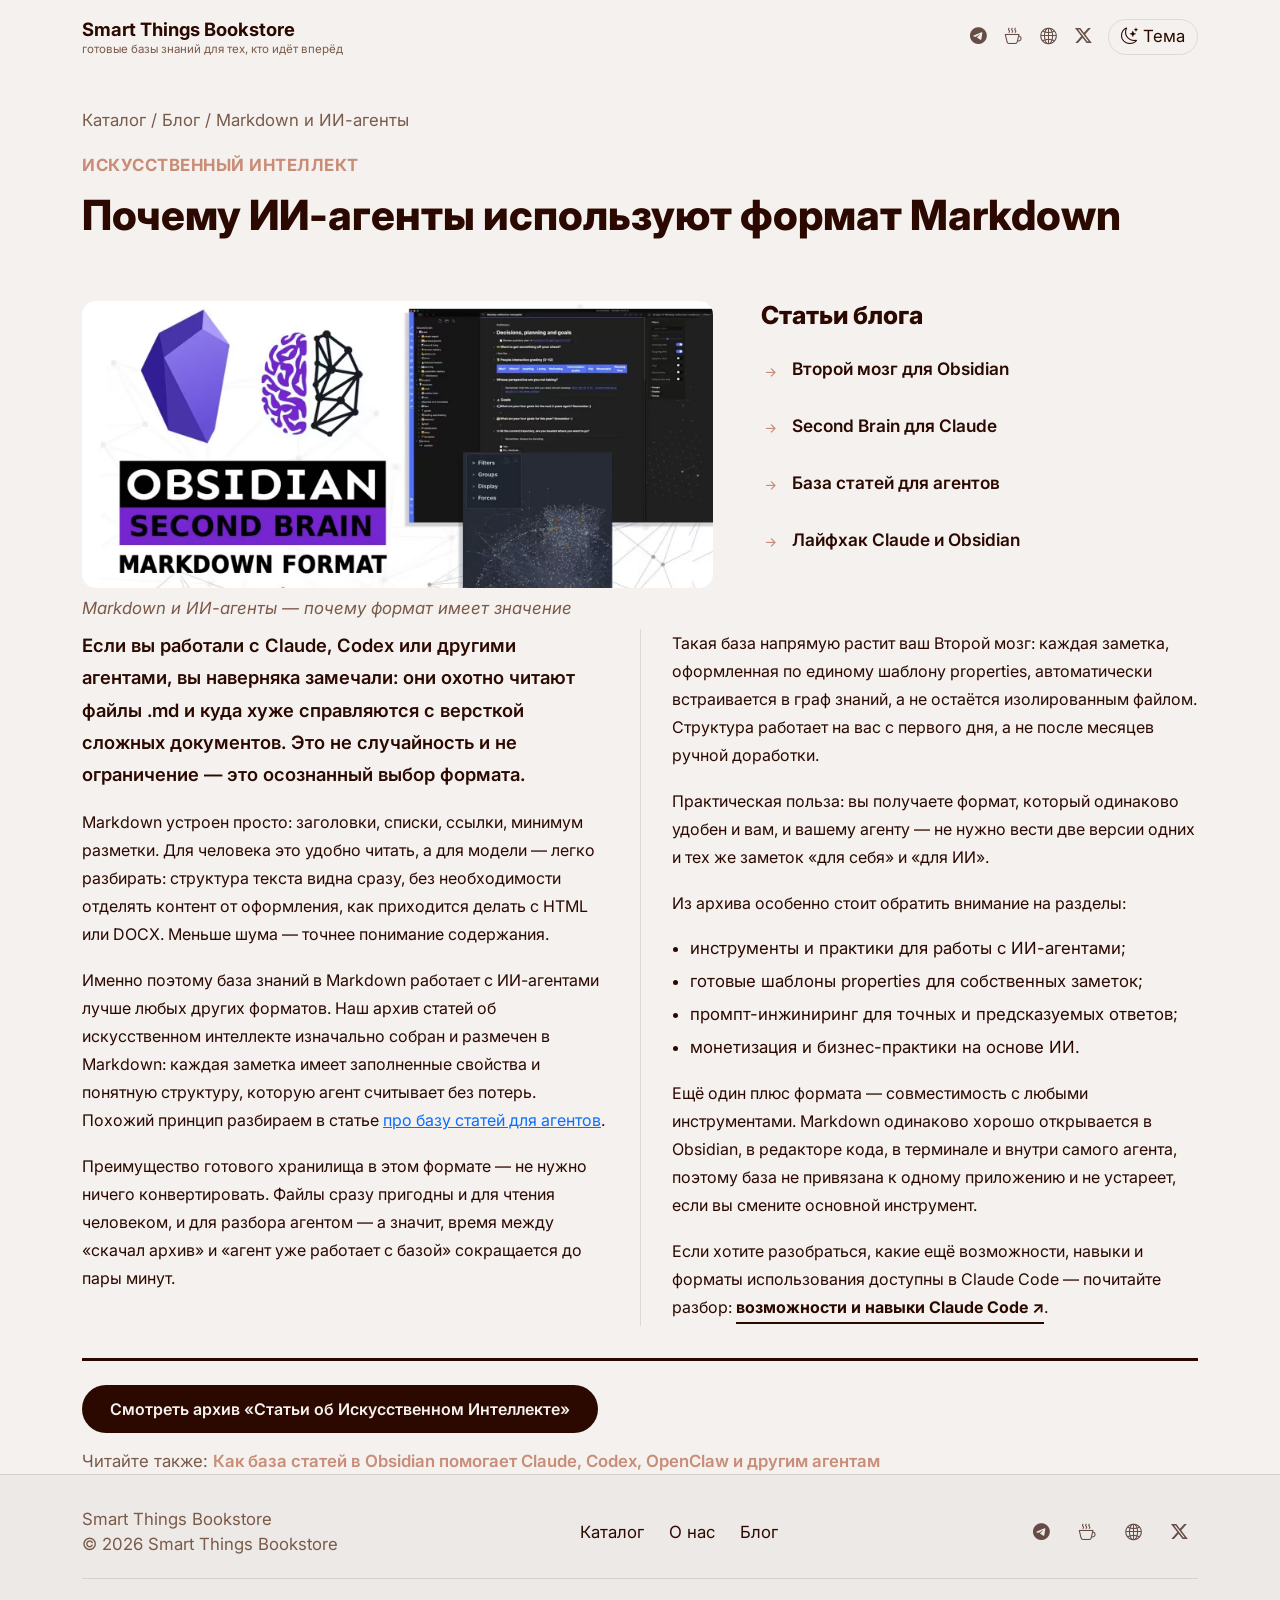
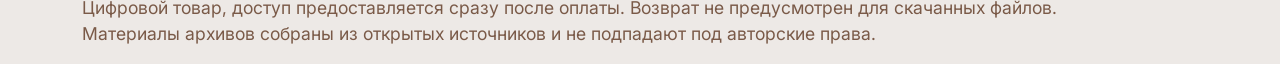
<file: blog/03-md-format-ii-agenty.html>
﻿<!DOCTYPE html>
<html lang="ru">
<head>
<!-- Google Tag Manager -->
<script>(function(w,d,s,l,i){w[l]=w[l]||[];w[l].push({'gtm.start':
new Date().getTime(),event:'gtm.js'});var f=d.getElementsByTagName(s)[0],
j=d.createElement(s),dl=l!='dataLayer'?'&l='+l:'';j.async=true;j.src=
'https://www.googletagmanager.com/gtm.js?id='+i+dl;f.parentNode.insertBefore(j,f);
})(window,document,'script','dataLayer','GTM-MWCF3CTQ');</script>
<!-- End Google Tag Manager -->
<!-- Google tag (gtag.js) -->
<script async src="https://www.googletagmanager.com/gtag/js?id=G-NZB8XPNJS3"></script>
<script>
  window.dataLayer = window.dataLayer || [];
  function gtag(){dataLayer.push(arguments);}
  gtag('js', new Date());
  gtag('config', 'G-NZB8XPNJS3');
</script>
<meta charset="UTF-8">
<meta name="yandex-verification" content="767aa36fb826621a" />
<link rel="canonical" href="https://ebookru.github.io/blog/03-md-format-ii-agenty.html" />
<meta name="viewport" content="width=device-width, initial-scale=1.0">
<script>document.documentElement.setAttribute('data-theme', localStorage.getItem('theme') || 'light');</script>
<title>Почему ИИ-агенты используют формат Markdown | Блог Smart Things Bookstore</title>
<meta name="description" content="Claude и Codex лучше работают с Markdown, чем со сложной версткой. Разбираем, почему формат имеет значение для базы знаний.">
<link rel="icon" type="image/png" href="/img/favicon-96x96.png" sizes="96x96" />
<link rel="icon" type="image/svg+xml" href="/img/favicon.svg" />
<link rel="shortcut icon" href="/img/favicon.ico" />
<link rel="apple-touch-icon" sizes="180x180" href="/img/apple-touch-icon.png" />
<meta name="apple-mobile-web-app-title" content="eBook RU" />
<link rel="manifest" href="/img/site.webmanifest" />
<link rel="preconnect" href="https://fonts.googleapis.com">
<link rel="preconnect" href="https://fonts.gstatic.com" crossorigin>
<link href="https://fonts.googleapis.com/css2?family=Inter:wght@400;500;600;700;800&display=optional" rel="stylesheet">
<link href="https://cdn.jsdelivr.net/npm/bootstrap@5.3.8/dist/css/bootstrap.min.css" rel="stylesheet">
<link rel="stylesheet" href="https://cdn.jsdelivr.net/npm/bootstrap-icons@1.11.3/font/bootstrap-icons.css">
<link rel="stylesheet" href="../style.css">
<script type="application/ld+json">
{
  "@context": "https://schema.org",
  "@graph": [
    {
      "@type": "BlogPosting",
      "headline": "Почему ИИ-агенты используют формат Markdown",
      "description": "Claude и Codex лучше работают с Markdown, чем со сложной версткой. Разбираем, почему формат имеет значение для базы знаний.",
      "image": "https://ebookru.github.io/img/blog-art-ai-03.avif",
      "author": { "@type": "Organization", "name": "Smart Things Bookstore" },
      "publisher": { "@type": "Organization", "name": "Smart Things Bookstore" },
      "datePublished": "2026-07-17",
      "dateModified": "2026-07-18",
      "mainEntityOfPage": "https://ebookru.github.io/blog/03-md-format-ii-agenty.html"
    },
    {
      "@type": "BreadcrumbList",
      "itemListElement": [
        { "@type": "ListItem", "position": 1, "name": "Каталог", "item": "https://ebookru.github.io/" },
        { "@type": "ListItem", "position": 2, "name": "Блог", "item": "https://ebookru.github.io/blog/index.html" },
        { "@type": "ListItem", "position": 3, "name": "Markdown и ИИ-агенты", "item": "https://ebookru.github.io/blog/03-md-format-ii-agenty.html" }
      ]
    }
  ]
}
</script>
<!-- Yandex.Metrika counter -->
<script type="text/javascript">
    (function(m,e,t,r,i,k,a){
        m[i]=m[i]||function(){(m[i].a=m[i].a||[]).push(arguments)};
        m[i].l=1*new Date();
        for (var j = 0; j < document.scripts.length; j++) {if (document.scripts[j].src === r) { return; }}
        k=e.createElement(t),a=e.getElementsByTagName(t)[0],k.async=1,k.src=r,a.parentNode.insertBefore(k,a)
    })(window, document,'script','https://mc.webvisor.org/metrika/tag_ww.js?id=110765491', 'ym');

    ym(110765491, 'init', {ssr:true, webvisor:true, clickmap:true, ecommerce:"dataLayer", referrer: document.referrer, url: location.href, accurateTrackBounce:true, trackLinks:true});
</script>
<noscript><div><img src="https://mc.yandex.ru/watch/110765491" style="position:absolute; left:-9999px;" alt="" /></div></noscript>
<!-- /Yandex.Metrika counter -->
</head>
<body itemscope itemtype="https://schema.org/BlogPosting">
<meta itemprop="keywords" content="markdown для ии агентов, почему ии использует markdown, claude markdown, codex markdown, формат md для базы знаний, разметка для ии, структура текста для агентов, obsidian markdown vault, промпты для ии агентов, skills для ии агента, цифровой товар, скачать электронную книгу, где скачать электронную книгу, готовый архив книг скачать">
<!-- Google Tag Manager (noscript) -->
<noscript><iframe src="https://www.googletagmanager.com/ns.html?id=GTM-MWCF3CTQ"
height="0" width="0" style="display:none;visibility:hidden"></iframe></noscript>
<!-- End Google Tag Manager (noscript) -->

<nav class="navbar navbar-expand py-3">
  <div class="container d-flex justify-content-between align-items-center">
    <a href="../index.html" class="text-decoration-none">
      <span class="brand-name">Smart Things Bookstore</span>
      <span class="brand-tagline">готовые базы знаний для тех, кто идёт вперёд</span>
    </a>
    <div class="d-flex align-items-center">
      <div class="social-icons">
        <a href="#" title="Telegram" aria-label="Telegram"><i class="bi bi-telegram"></i></a>
        <a href="#" title="Boosty" aria-label="Boosty"><i class="bi bi-cup-hot"></i></a>
        <a href="#" title="Bastyon" aria-label="Bastyon"><i class="bi bi-globe2"></i></a>
        <a href="#" title="X" aria-label="X (Twitter)"><i class="bi bi-twitter-x"></i></a>
      </div>
      <button class="theme-toggle" id="themeToggle"><i class="bi bi-moon-stars"></i> Тема</button>
    </div>
  </div>
</nav>

<main>
<header class="hero blog-hero">
  <div class="container hero-inner">
    <div class="breadcrumb-nav">
      <a href="../index.html">Каталог</a> / <a href="index.html">Блог</a> / Markdown и ИИ-агенты
    </div>
    <div class="article-cat">Искусственный интеллект</div>
    <h1>Почему ИИ-агенты используют формат Markdown</h1>
  </div>
</header>

<section class="article-showcase">
  <div class="container">
    <div class="row g-5 align-items-start">
      <div class="col-lg-7">
        <figure class="article-figure-inline"><img src="../img/blog-art-ai-03.avif" alt="Markdown и ИИ-агенты"><figcaption>Markdown и ИИ-агенты — почему формат имеет значение</figcaption></figure>
      </div>
      <div class="col-lg-5">
        <h3 class="showcase-title">Статьи блога</h3>
        <ul class="showcase-list">
          <li><i class="bi bi-arrow-right-short"></i><a href="01-vtoroy-mozg-obsidian.html">Второй мозг для Obsidian</a></li>
          <li><i class="bi bi-arrow-right-short"></i><a href="02-second-brain-claude.html">Second Brain для Claude</a></li>
          <li><i class="bi bi-arrow-right-short"></i><a href="04-baza-statey-dlya-agentov.html">База статей для агентов</a></li>
          <li><i class="bi bi-arrow-right-short"></i><a href="05-layfhak-claude-obsidian.html">Лайфхак Claude и Obsidian</a></li>
        </ul>
      </div>
    </div>
  </div>
</section>

<div class="container">
  <div class="article-grid">
      <p class="lede">Если вы работали с Claude, Codex или другими агентами, вы наверняка замечали: они охотно читают файлы .md и куда хуже справляются с версткой сложных документов. Это не случайность и не ограничение — это осознанный выбор формата.</p>
      <p>Markdown устроен просто: заголовки, списки, ссылки, минимум разметки. Для человека это удобно читать, а для модели — легко разбирать: структура текста видна сразу, без необходимости отделять контент от оформления, как приходится делать с HTML или DOCX. Меньше шума — точнее понимание содержания.</p>
      <p>Именно поэтому база знаний в Markdown работает с ИИ-агентами лучше любых других форматов. Наш архив статей об искусственном интеллекте изначально собран и размечен в Markdown: каждая заметка имеет заполненные свойства и понятную структуру, которую агент считывает без потерь. Похожий принцип разбираем в статье <a href="04-baza-statey-dlya-agentov.html">про базу статей для агентов</a>.</p>
      <p>Преимущество готового хранилища в этом формате — не нужно ничего конвертировать. Файлы сразу пригодны и для чтения человеком, и для разбора агентом — а значит, время между «скачал архив» и «агент уже работает с базой» сокращается до пары минут.</p>
      <p>Такая база напрямую растит ваш Второй мозг: каждая заметка, оформленная по единому шаблону properties, автоматически встраивается в граф знаний, а не остаётся изолированным файлом. Структура работает на вас с первого дня, а не после месяцев ручной доработки.</p>
      <p>Практическая польза: вы получаете формат, который одинаково удобен и вам, и вашему агенту — не нужно вести две версии одних и тех же заметок «для себя» и «для ИИ».</p>
      <p>Из архива особенно стоит обратить внимание на разделы:</p>
      <ul class="article-thematic">
        <li>инструменты и практики для работы с ИИ-агентами;</li>
        <li>готовые шаблоны properties для собственных заметок;</li>
        <li>промпт-инжиниринг для точных и предсказуемых ответов;</li>
        <li>монетизация и бизнес-практики на основе ИИ.</li>
      </ul>
      <p>Ещё один плюс формата — совместимость с любыми инструментами. Markdown одинаково хорошо открывается в Obsidian, в редакторе кода, в терминале и внутри самого агента, поэтому база не привязана к одному приложению и не устареет, если вы смените основной инструмент.</p>
      <p>Если хотите разобраться, какие ещё возможности, навыки и форматы использования доступны в Claude Code — почитайте разбор: <a href="https://clck.ru/3UpTfo" class="article-external-link" target="_blank" rel="noopener">возможности и навыки Claude Code ↗</a>.</p>
    </div>

  <div class="article-links">
    <a href="../product-ai.html" class="article-cta">Смотреть архив «Статьи об Искусственном Интеллекте»</a>
    <div class="article-next">Читайте также: <a href="04-baza-statey-dlya-agentov.html">Как база статей в Obsidian помогает Claude, Codex, OpenClaw и другим агентам</a></div>
  </div>
</div>
</main>

<footer>
  <div class="container">
    <div class="d-flex flex-wrap justify-content-between align-items-center">
      <div>Smart Things Bookstore<br>© 2026 Smart Things Bookstore</div>
      <div>
        <a href="../index.html#catalog">Каталог</a>
        <a href="../index.html#">О нас</a>
        <a href="index.html">Блог</a>
      </div>
      <div class="social-icons">
        <a href="#" aria-label="Telegram"><i class="bi bi-telegram"></i></a>
        <a href="#" aria-label="Boosty"><i class="bi bi-cup-hot"></i></a>
        <a href="#" aria-label="Bastyon"><i class="bi bi-globe2"></i></a>
        <a href="#" aria-label="X (Twitter)"><i class="bi bi-twitter-x"></i></a>
      </div>
    </div>
    <div class="footer-legal">
      Цифровой товар, доступ предоставляется сразу после оплаты. Возврат не предусмотрен для скачанных файлов.<br>
      Материалы архивов собраны из открытых источников и не подпадают под авторские права.
    </div>
  </div>
</footer>

<script src="../script.js" defer></script>

</body>
</html>
</file>
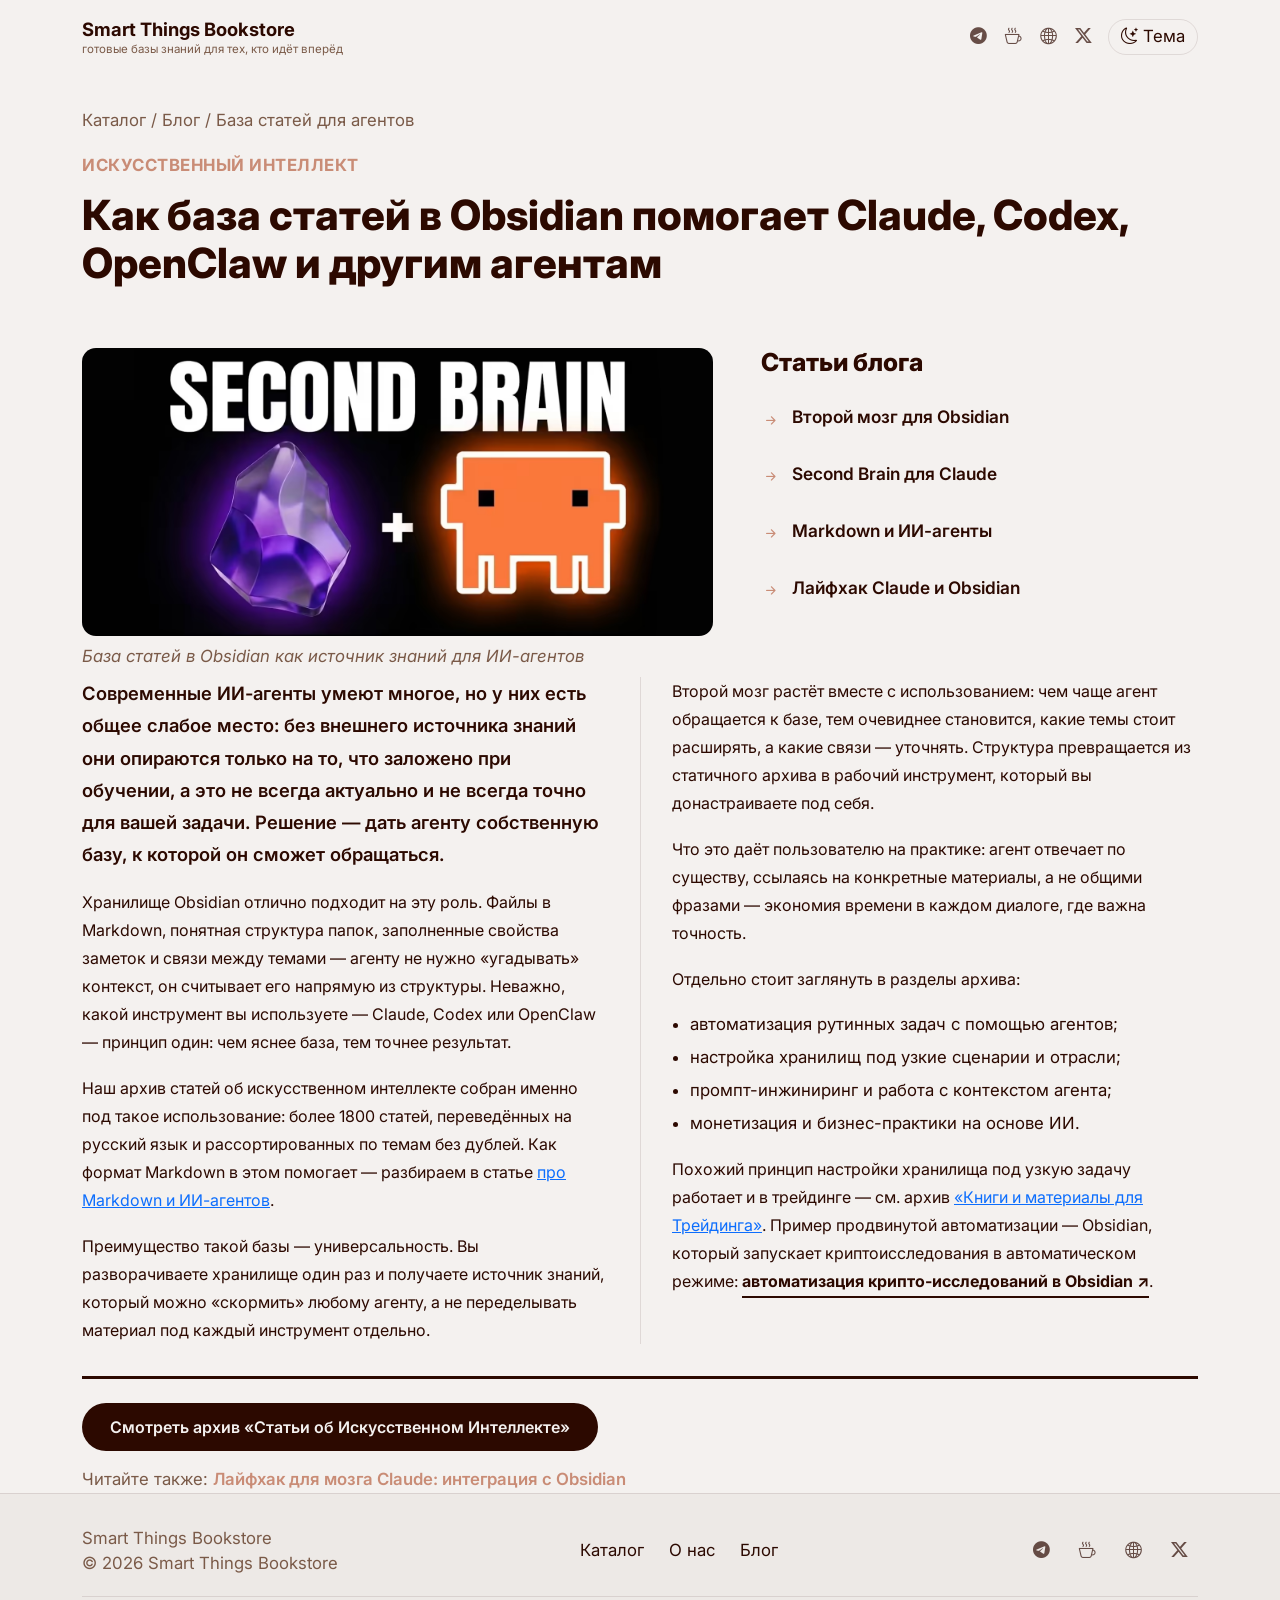
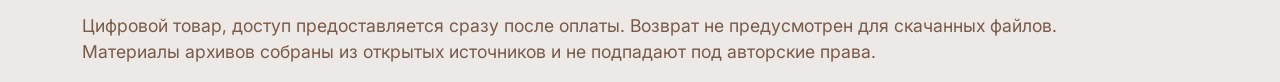
<file: blog/04-baza-statey-dlya-agentov.html>
﻿<!DOCTYPE html>
<html lang="ru">
<head>
<!-- Google Tag Manager -->
<script>(function(w,d,s,l,i){w[l]=w[l]||[];w[l].push({'gtm.start':
new Date().getTime(),event:'gtm.js'});var f=d.getElementsByTagName(s)[0],
j=d.createElement(s),dl=l!='dataLayer'?'&l='+l:'';j.async=true;j.src=
'https://www.googletagmanager.com/gtm.js?id='+i+dl;f.parentNode.insertBefore(j,f);
})(window,document,'script','dataLayer','GTM-MWCF3CTQ');</script>
<!-- End Google Tag Manager -->
<!-- Google tag (gtag.js) -->
<script async src="https://www.googletagmanager.com/gtag/js?id=G-NZB8XPNJS3"></script>
<script>
  window.dataLayer = window.dataLayer || [];
  function gtag(){dataLayer.push(arguments);}
  gtag('js', new Date());
  gtag('config', 'G-NZB8XPNJS3');
</script>
<meta charset="UTF-8">
<meta name="yandex-verification" content="767aa36fb826621a" />
<link rel="canonical" href="https://ebookru.github.io/blog/04-baza-statey-dlya-agentov.html" />
<meta name="viewport" content="width=device-width, initial-scale=1.0">
<script>document.documentElement.setAttribute('data-theme', localStorage.getItem('theme') || 'light');</script>
<title>Как база статей в Obsidian помогает Claude, Codex, OpenClaw и другим агентам | Блог Smart Things Bookstore</title>
<meta name="description" content="Без внешнего источника знаний ИИ-агент ограничен тем, что заложено при обучении. Показываем, как база в Obsidian решает эту проблему.">
<link rel="icon" type="image/png" href="/img/favicon-96x96.png" sizes="96x96" />
<link rel="icon" type="image/svg+xml" href="/img/favicon.svg" />
<link rel="shortcut icon" href="/img/favicon.ico" />
<link rel="apple-touch-icon" sizes="180x180" href="/img/apple-touch-icon.png" />
<meta name="apple-mobile-web-app-title" content="eBook RU" />
<link rel="manifest" href="/img/site.webmanifest" />
<link rel="preconnect" href="https://fonts.googleapis.com">
<link rel="preconnect" href="https://fonts.gstatic.com" crossorigin>
<link href="https://fonts.googleapis.com/css2?family=Inter:wght@400;500;600;700;800&display=optional" rel="stylesheet">
<link href="https://cdn.jsdelivr.net/npm/bootstrap@5.3.8/dist/css/bootstrap.min.css" rel="stylesheet">
<link rel="stylesheet" href="https://cdn.jsdelivr.net/npm/bootstrap-icons@1.11.3/font/bootstrap-icons.css">
<link rel="stylesheet" href="../style.css">
<script type="application/ld+json">
{
  "@context": "https://schema.org",
  "@graph": [
    {
      "@type": "BlogPosting",
      "headline": "Как база статей в Obsidian помогает Claude, Codex, OpenClaw и другим агентам",
      "description": "Без внешнего источника знаний ИИ-агент ограничен тем, что заложено при обучении. Показываем, как база в Obsidian решает эту проблему.",
      "image": "https://ebookru.github.io/img/blog-art-ai-04.avif",
      "author": { "@type": "Organization", "name": "Smart Things Bookstore" },
      "publisher": { "@type": "Organization", "name": "Smart Things Bookstore" },
      "datePublished": "2026-07-17",
      "dateModified": "2026-07-18",
      "mainEntityOfPage": "https://ebookru.github.io/blog/04-baza-statey-dlya-agentov.html"
    },
    {
      "@type": "BreadcrumbList",
      "itemListElement": [
        { "@type": "ListItem", "position": 1, "name": "Каталог", "item": "https://ebookru.github.io/" },
        { "@type": "ListItem", "position": 2, "name": "Блог", "item": "https://ebookru.github.io/blog/index.html" },
        { "@type": "ListItem", "position": 3, "name": "База статей для агентов", "item": "https://ebookru.github.io/blog/04-baza-statey-dlya-agentov.html" }
      ]
    }
  ]
}
</script>
<!-- Yandex.Metrika counter -->
<script type="text/javascript">
    (function(m,e,t,r,i,k,a){
        m[i]=m[i]||function(){(m[i].a=m[i].a||[]).push(arguments)};
        m[i].l=1*new Date();
        for (var j = 0; j < document.scripts.length; j++) {if (document.scripts[j].src === r) { return; }}
        k=e.createElement(t),a=e.getElementsByTagName(t)[0],k.async=1,k.src=r,a.parentNode.insertBefore(k,a)
    })(window, document,'script','https://mc.webvisor.org/metrika/tag_ww.js?id=110765491', 'ym');

    ym(110765491, 'init', {ssr:true, webvisor:true, clickmap:true, ecommerce:"dataLayer", referrer: document.referrer, url: location.href, accurateTrackBounce:true, trackLinks:true});
</script>
<noscript><div><img src="https://mc.yandex.ru/watch/110765491" style="position:absolute; left:-9999px;" alt="" /></div></noscript>
<!-- /Yandex.Metrika counter -->
</head>
<body itemscope itemtype="https://schema.org/BlogPosting">
<meta itemprop="keywords" content="база статей для ии агентов, obsidian для claude codex openclaw, внешняя база знаний для ии, источник знаний для ии агента, промпты для ии агентов, skills для ии агента, obsidian vault для агентов, цифровой товар, скачать электронную книгу, где скачать электронную книгу, готовый архив книг скачать">
<!-- Google Tag Manager (noscript) -->
<noscript><iframe src="https://www.googletagmanager.com/ns.html?id=GTM-MWCF3CTQ"
height="0" width="0" style="display:none;visibility:hidden"></iframe></noscript>
<!-- End Google Tag Manager (noscript) -->

<nav class="navbar navbar-expand py-3">
  <div class="container d-flex justify-content-between align-items-center">
    <a href="../index.html" class="text-decoration-none">
      <span class="brand-name">Smart Things Bookstore</span>
      <span class="brand-tagline">готовые базы знаний для тех, кто идёт вперёд</span>
    </a>
    <div class="d-flex align-items-center">
      <div class="social-icons">
        <a href="#" title="Telegram" aria-label="Telegram"><i class="bi bi-telegram"></i></a>
        <a href="#" title="Boosty" aria-label="Boosty"><i class="bi bi-cup-hot"></i></a>
        <a href="#" title="Bastyon" aria-label="Bastyon"><i class="bi bi-globe2"></i></a>
        <a href="#" title="X" aria-label="X (Twitter)"><i class="bi bi-twitter-x"></i></a>
      </div>
      <button class="theme-toggle" id="themeToggle"><i class="bi bi-moon-stars"></i> Тема</button>
    </div>
  </div>
</nav>

<main>
<header class="hero blog-hero">
  <div class="container hero-inner">
    <div class="breadcrumb-nav">
      <a href="../index.html">Каталог</a> / <a href="index.html">Блог</a> / База статей для агентов
    </div>
    <div class="article-cat">Искусственный интеллект</div>
    <h1>Как база статей в Obsidian помогает Claude, Codex, OpenClaw и другим агентам</h1>
  </div>
</header>

<section class="article-showcase">
  <div class="container">
    <div class="row g-5 align-items-start">
      <div class="col-lg-7">
        <figure class="article-figure-inline"><img src="../img/blog-art-ai-04.avif" alt="База статей в Obsidian для ИИ-агентов"><figcaption>База статей в Obsidian как источник знаний для ИИ-агентов</figcaption></figure>
      </div>
      <div class="col-lg-5">
        <h3 class="showcase-title">Статьи блога</h3>
        <ul class="showcase-list">
          <li><i class="bi bi-arrow-right-short"></i><a href="01-vtoroy-mozg-obsidian.html">Второй мозг для Obsidian</a></li>
          <li><i class="bi bi-arrow-right-short"></i><a href="02-second-brain-claude.html">Second Brain для Claude</a></li>
          <li><i class="bi bi-arrow-right-short"></i><a href="03-md-format-ii-agenty.html">Markdown и ИИ-агенты</a></li>
          <li><i class="bi bi-arrow-right-short"></i><a href="05-layfhak-claude-obsidian.html">Лайфхак Claude и Obsidian</a></li>
        </ul>
      </div>
    </div>
  </div>
</section>

<div class="container">
  <div class="article-grid">
      <p class="lede">Современные ИИ-агенты умеют многое, но у них есть общее слабое место: без внешнего источника знаний они опираются только на то, что заложено при обучении, а это не всегда актуально и не всегда точно для вашей задачи. Решение — дать агенту собственную базу, к которой он сможет обращаться.</p>
      <p>Хранилище Obsidian отлично подходит на эту роль. Файлы в Markdown, понятная структура папок, заполненные свойства заметок и связи между темами — агенту не нужно «угадывать» контекст, он считывает его напрямую из структуры. Неважно, какой инструмент вы используете — Claude, Codex или OpenClaw — принцип один: чем яснее база, тем точнее результат.</p>
      <p>Наш архив статей об искусственном интеллекте собран именно под такое использование: более 1800 статей, переведённых на русский язык и рассортированных по темам без дублей. Как формат Markdown в этом помогает — разбираем в статье <a href="03-md-format-ii-agenty.html">про Markdown и ИИ-агентов</a>.</p>
      <p>Преимущество такой базы — универсальность. Вы разворачиваете хранилище один раз и получаете источник знаний, который можно «скормить» любому агенту, а не переделывать материал под каждый инструмент отдельно.</p>
      <p>Второй мозг растёт вместе с использованием: чем чаще агент обращается к базе, тем очевиднее становится, какие темы стоит расширять, а какие связи — уточнять. Структура превращается из статичного архива в рабочий инструмент, который вы донастраиваете под себя.</p>
      <p>Что это даёт пользователю на практике: агент отвечает по существу, ссылаясь на конкретные материалы, а не общими фразами — экономия времени в каждом диалоге, где важна точность.</p>
      <p>Отдельно стоит заглянуть в разделы архива:</p>
      <ul class="article-thematic">
        <li>автоматизация рутинных задач с помощью агентов;</li>
        <li>настройка хранилищ под узкие сценарии и отрасли;</li>
        <li>промпт-инжиниринг и работа с контекстом агента;</li>
        <li>монетизация и бизнес-практики на основе ИИ.</li>
      </ul>
      <p>Похожий принцип настройки хранилища под узкую задачу работает и в трейдинге — см. архив <a href="../product-trading.html">«Книги и материалы для Трейдинга»</a>. Пример продвинутой автоматизации — Obsidian, который запускает криптоисследования в автоматическом режиме: <a href="https://clck.ru/3UpTnr" class="article-external-link" target="_blank" rel="noopener">автоматизация крипто-исследований в Obsidian ↗</a>.</p>
    </div>

  <div class="article-links">
    <a href="../product-ai.html" class="article-cta">Смотреть архив «Статьи об Искусственном Интеллекте»</a>
    <div class="article-next">Читайте также: <a href="05-layfhak-claude-obsidian.html">Лайфхак для мозга Claude: интеграция с Obsidian</a></div>
  </div>
</div>
</main>

<footer>
  <div class="container">
    <div class="d-flex flex-wrap justify-content-between align-items-center">
      <div>Smart Things Bookstore<br>© 2026 Smart Things Bookstore</div>
      <div>
        <a href="../index.html#catalog">Каталог</a>
        <a href="../index.html#">О нас</a>
        <a href="index.html">Блог</a>
      </div>
      <div class="social-icons">
        <a href="#" aria-label="Telegram"><i class="bi bi-telegram"></i></a>
        <a href="#" aria-label="Boosty"><i class="bi bi-cup-hot"></i></a>
        <a href="#" aria-label="Bastyon"><i class="bi bi-globe2"></i></a>
        <a href="#" aria-label="X (Twitter)"><i class="bi bi-twitter-x"></i></a>
      </div>
    </div>
    <div class="footer-legal">
      Цифровой товар, доступ предоставляется сразу после оплаты. Возврат не предусмотрен для скачанных файлов.<br>
      Материалы архивов собраны из открытых источников и не подпадают под авторские права.
    </div>
  </div>
</footer>

<script src="../script.js" defer></script>

</body>
</html>
</file>
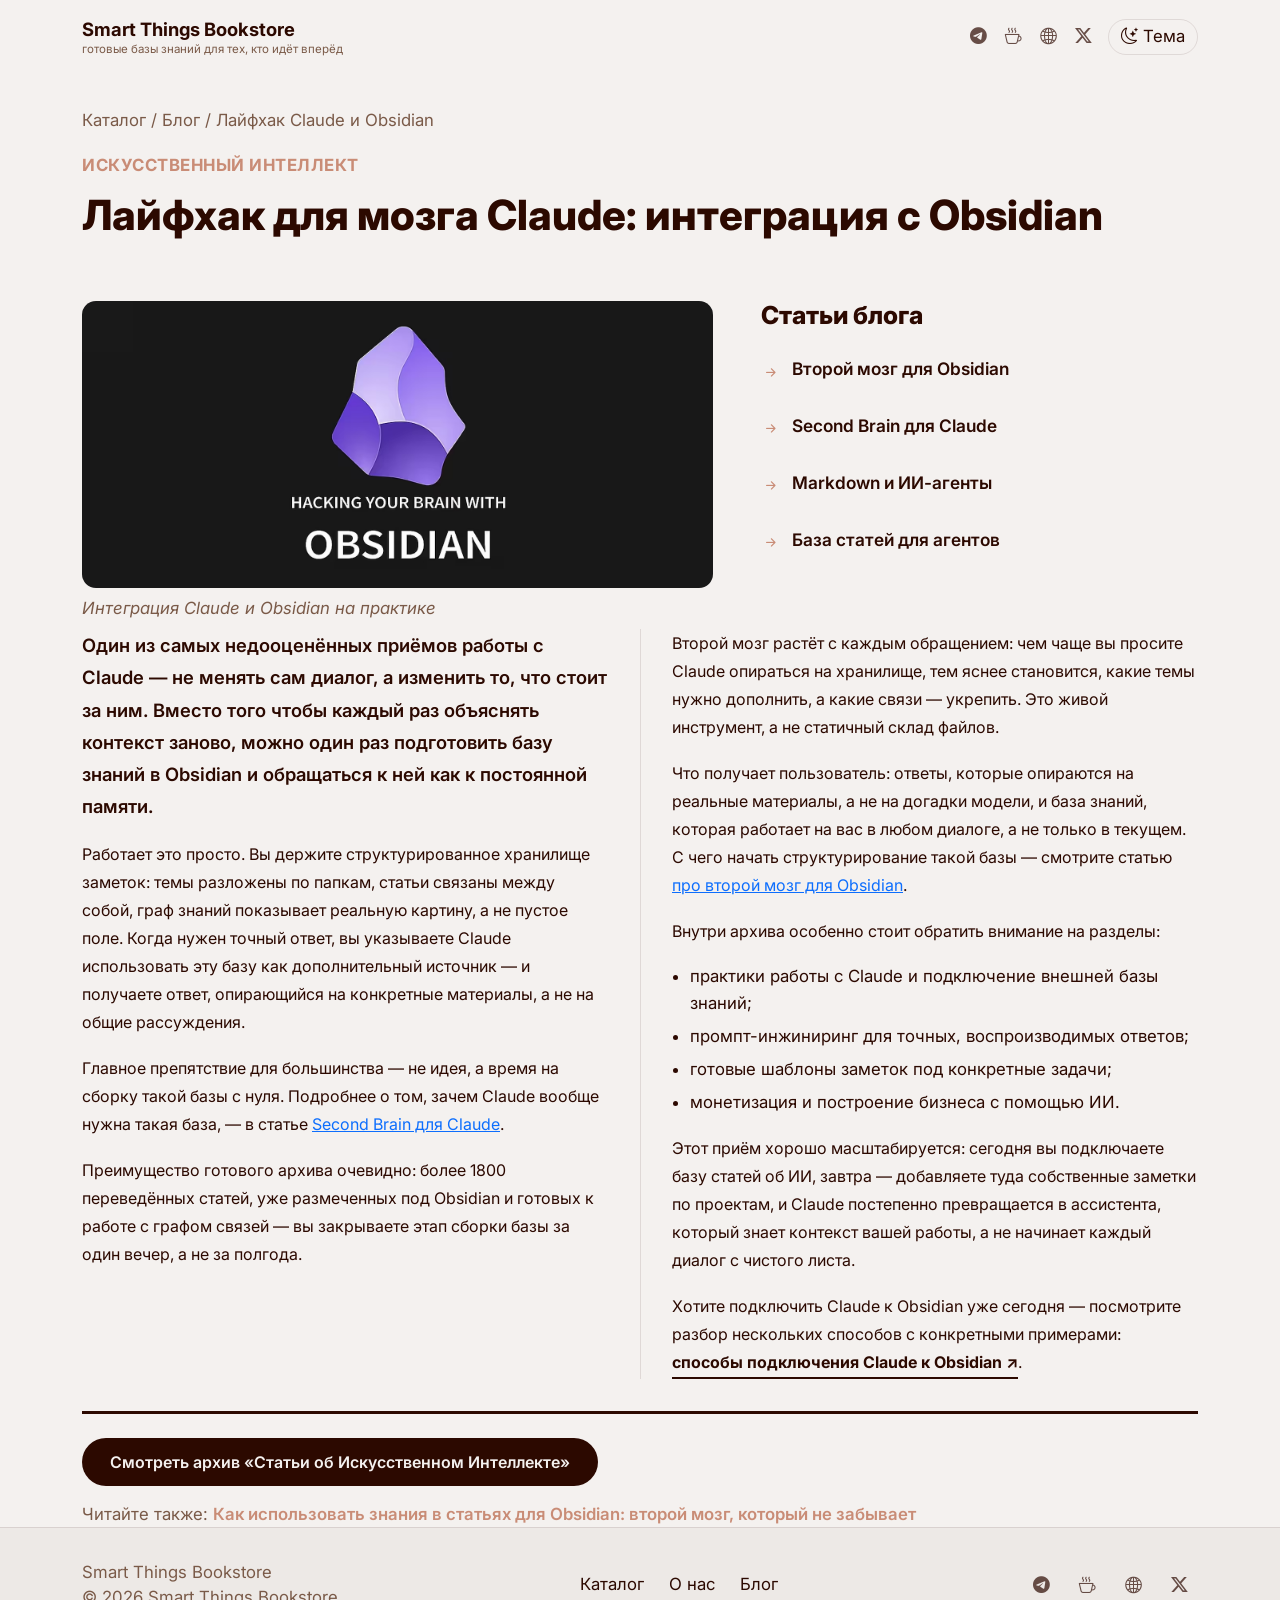
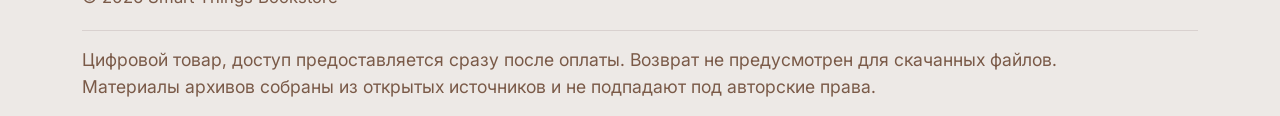
<file: blog/05-layfhak-claude-obsidian.html>
﻿<!DOCTYPE html>
<html lang="ru">
<head>
<!-- Google Tag Manager -->
<script>(function(w,d,s,l,i){w[l]=w[l]||[];w[l].push({'gtm.start':
new Date().getTime(),event:'gtm.js'});var f=d.getElementsByTagName(s)[0],
j=d.createElement(s),dl=l!='dataLayer'?'&l='+l:'';j.async=true;j.src=
'https://www.googletagmanager.com/gtm.js?id='+i+dl;f.parentNode.insertBefore(j,f);
})(window,document,'script','dataLayer','GTM-MWCF3CTQ');</script>
<!-- End Google Tag Manager -->
<!-- Google tag (gtag.js) -->
<script async src="https://www.googletagmanager.com/gtag/js?id=G-NZB8XPNJS3"></script>
<script>
  window.dataLayer = window.dataLayer || [];
  function gtag(){dataLayer.push(arguments);}
  gtag('js', new Date());
  gtag('config', 'G-NZB8XPNJS3');
</script>
<meta charset="UTF-8">
<meta name="yandex-verification" content="767aa36fb826621a" />
<link rel="canonical" href="https://ebookru.github.io/blog/05-layfhak-claude-obsidian.html" />
<meta name="viewport" content="width=device-width, initial-scale=1.0">
<script>document.documentElement.setAttribute('data-theme', localStorage.getItem('theme') || 'light');</script>
<title>Лайфхак для мозга Claude: интеграция с Obsidian | Блог Smart Things Bookstore</title>
<meta name="description" content="Один приём меняет качество ответов Claude без изменения самого диалога — интеграция с базой знаний в Obsidian.">
<link rel="icon" type="image/png" href="/img/favicon-96x96.png" sizes="96x96" />
<link rel="icon" type="image/svg+xml" href="/img/favicon.svg" />
<link rel="shortcut icon" href="/img/favicon.ico" />
<link rel="apple-touch-icon" sizes="180x180" href="/img/apple-touch-icon.png" />
<meta name="apple-mobile-web-app-title" content="eBook RU" />
<link rel="manifest" href="/img/site.webmanifest" />
<link rel="preconnect" href="https://fonts.googleapis.com">
<link rel="preconnect" href="https://fonts.gstatic.com" crossorigin>
<link href="https://fonts.googleapis.com/css2?family=Inter:wght@400;500;600;700;800&display=optional" rel="stylesheet">
<link href="https://cdn.jsdelivr.net/npm/bootstrap@5.3.8/dist/css/bootstrap.min.css" rel="stylesheet">
<link rel="stylesheet" href="https://cdn.jsdelivr.net/npm/bootstrap-icons@1.11.3/font/bootstrap-icons.css">
<link rel="stylesheet" href="../style.css">
<script type="application/ld+json">
{
  "@context": "https://schema.org",
  "@graph": [
    {
      "@type": "BlogPosting",
      "headline": "Лайфхак для мозга Claude: интеграция с Obsidian",
      "description": "Один приём меняет качество ответов Claude без изменения самого диалога — интеграция с базой знаний в Obsidian.",
      "image": "https://ebookru.github.io/img/blog-art-ai-05.avif",
      "author": { "@type": "Organization", "name": "Smart Things Bookstore" },
      "publisher": { "@type": "Organization", "name": "Smart Things Bookstore" },
      "datePublished": "2026-07-17",
      "dateModified": "2026-07-18",
      "mainEntityOfPage": "https://ebookru.github.io/blog/05-layfhak-claude-obsidian.html"
    },
    {
      "@type": "BreadcrumbList",
      "itemListElement": [
        { "@type": "ListItem", "position": 1, "name": "Каталог", "item": "https://ebookru.github.io/" },
        { "@type": "ListItem", "position": 2, "name": "Блог", "item": "https://ebookru.github.io/blog/index.html" },
        { "@type": "ListItem", "position": 3, "name": "Лайфхак Claude и Obsidian", "item": "https://ebookru.github.io/blog/05-layfhak-claude-obsidian.html" }
      ]
    }
  ]
}
</script>
<!-- Yandex.Metrika counter -->
<script type="text/javascript">
    (function(m,e,t,r,i,k,a){
        m[i]=m[i]||function(){(m[i].a=m[i].a||[]).push(arguments)};
        m[i].l=1*new Date();
        for (var j = 0; j < document.scripts.length; j++) {if (document.scripts[j].src === r) { return; }}
        k=e.createElement(t),a=e.getElementsByTagName(t)[0],k.async=1,k.src=r,a.parentNode.insertBefore(k,a)
    })(window, document,'script','https://mc.webvisor.org/metrika/tag_ww.js?id=110765491', 'ym');

    ym(110765491, 'init', {ssr:true, webvisor:true, clickmap:true, ecommerce:"dataLayer", referrer: document.referrer, url: location.href, accurateTrackBounce:true, trackLinks:true});
</script>
<noscript><div><img src="https://mc.yandex.ru/watch/110765491" style="position:absolute; left:-9999px;" alt="" /></div></noscript>
<!-- /Yandex.Metrika counter -->
</head>
<body itemscope itemtype="https://schema.org/BlogPosting">
<meta itemprop="keywords" content="лайфхак для claude, интеграция claude с obsidian, как улучшить ответы claude, claude и вторая память, подключить obsidian к claude, промпты для claude, skills для claude, цифровой товар, скачать электронную книгу, где скачать электронную книгу, готовый архив книг скачать">
<!-- Google Tag Manager (noscript) -->
<noscript><iframe src="https://www.googletagmanager.com/ns.html?id=GTM-MWCF3CTQ"
height="0" width="0" style="display:none;visibility:hidden"></iframe></noscript>
<!-- End Google Tag Manager (noscript) -->

<nav class="navbar navbar-expand py-3">
  <div class="container d-flex justify-content-between align-items-center">
    <a href="../index.html" class="text-decoration-none">
      <span class="brand-name">Smart Things Bookstore</span>
      <span class="brand-tagline">готовые базы знаний для тех, кто идёт вперёд</span>
    </a>
    <div class="d-flex align-items-center">
      <div class="social-icons">
        <a href="#" title="Telegram" aria-label="Telegram"><i class="bi bi-telegram"></i></a>
        <a href="#" title="Boosty" aria-label="Boosty"><i class="bi bi-cup-hot"></i></a>
        <a href="#" title="Bastyon" aria-label="Bastyon"><i class="bi bi-globe2"></i></a>
        <a href="#" title="X" aria-label="X (Twitter)"><i class="bi bi-twitter-x"></i></a>
      </div>
      <button class="theme-toggle" id="themeToggle"><i class="bi bi-moon-stars"></i> Тема</button>
    </div>
  </div>
</nav>

<main>
<header class="hero blog-hero">
  <div class="container hero-inner">
    <div class="breadcrumb-nav">
      <a href="../index.html">Каталог</a> / <a href="index.html">Блог</a> / Лайфхак Claude и Obsidian
    </div>
    <div class="article-cat">Искусственный интеллект</div>
    <h1>Лайфхак для мозга Claude: интеграция с Obsidian</h1>
  </div>
</header>

<section class="article-showcase">
  <div class="container">
    <div class="row g-5 align-items-start">
      <div class="col-lg-7">
        <figure class="article-figure-inline"><img src="../img/blog-art-ai-05.avif" alt="Интеграция Claude и Obsidian"><figcaption>Интеграция Claude и Obsidian на практике</figcaption></figure>
      </div>
      <div class="col-lg-5">
        <h3 class="showcase-title">Статьи блога</h3>
        <ul class="showcase-list">
          <li><i class="bi bi-arrow-right-short"></i><a href="01-vtoroy-mozg-obsidian.html">Второй мозг для Obsidian</a></li>
          <li><i class="bi bi-arrow-right-short"></i><a href="02-second-brain-claude.html">Second Brain для Claude</a></li>
          <li><i class="bi bi-arrow-right-short"></i><a href="03-md-format-ii-agenty.html">Markdown и ИИ-агенты</a></li>
          <li><i class="bi bi-arrow-right-short"></i><a href="04-baza-statey-dlya-agentov.html">База статей для агентов</a></li>
        </ul>
      </div>
    </div>
  </div>
</section>

<div class="container">
  <div class="article-grid">
      <p class="lede">Один из самых недооценённых приёмов работы с Claude — не менять сам диалог, а изменить то, что стоит за ним. Вместо того чтобы каждый раз объяснять контекст заново, можно один раз подготовить базу знаний в Obsidian и обращаться к ней как к постоянной памяти.</p>
      <p>Работает это просто. Вы держите структурированное хранилище заметок: темы разложены по папкам, статьи связаны между собой, граф знаний показывает реальную картину, а не пустое поле. Когда нужен точный ответ, вы указываете Claude использовать эту базу как дополнительный источник — и получаете ответ, опирающийся на конкретные материалы, а не на общие рассуждения.</p>
      <p>Главное препятствие для большинства — не идея, а время на сборку такой базы с нуля. Подробнее о том, зачем Claude вообще нужна такая база, — в статье <a href="02-second-brain-claude.html">Second Brain для Claude</a>.</p>
      <p>Преимущество готового архива очевидно: более 1800 переведённых статей, уже размеченных под Obsidian и готовых к работе с графом связей — вы закрываете этап сборки базы за один вечер, а не за полгода.</p>
      <p>Второй мозг растёт с каждым обращением: чем чаще вы просите Claude опираться на хранилище, тем яснее становится, какие темы нужно дополнить, а какие связи — укрепить. Это живой инструмент, а не статичный склад файлов.</p>
      <p>Что получает пользователь: ответы, которые опираются на реальные материалы, а не на догадки модели, и база знаний, которая работает на вас в любом диалоге, а не только в текущем. С чего начать структурирование такой базы — смотрите статью <a href="01-vtoroy-mozg-obsidian.html">про второй мозг для Obsidian</a>.</p>
      <p>Внутри архива особенно стоит обратить внимание на разделы:</p>
      <ul class="article-thematic">
        <li>практики работы с Claude и подключение внешней базы знаний;</li>
        <li>промпт-инжиниринг для точных, воспроизводимых ответов;</li>
        <li>готовые шаблоны заметок под конкретные задачи;</li>
        <li>монетизация и построение бизнеса с помощью ИИ.</li>
      </ul>
      <p>Этот приём хорошо масштабируется: сегодня вы подключаете базу статей об ИИ, завтра — добавляете туда собственные заметки по проектам, и Claude постепенно превращается в ассистента, который знает контекст вашей работы, а не начинает каждый диалог с чистого листа.</p>
      <p>Хотите подключить Claude к Obsidian уже сегодня — посмотрите разбор нескольких способов с конкретными примерами: <a href="https://clck.ru/3UpTj9" class="article-external-link" target="_blank" rel="noopener">способы подключения Claude к Obsidian ↗</a>.</p>
    </div>

  <div class="article-links">
    <a href="../product-ai.html" class="article-cta">Смотреть архив «Статьи об Искусственном Интеллекте»</a>
    <div class="article-next">Читайте также: <a href="01-vtoroy-mozg-obsidian.html">Как использовать знания в статьях для Obsidian: второй мозг, который не забывает</a></div>
  </div>
</div>
</main>

<footer>
  <div class="container">
    <div class="d-flex flex-wrap justify-content-between align-items-center">
      <div>Smart Things Bookstore<br>© 2026 Smart Things Bookstore</div>
      <div>
        <a href="../index.html#catalog">Каталог</a>
        <a href="../index.html#">О нас</a>
        <a href="index.html">Блог</a>
      </div>
      <div class="social-icons">
        <a href="#" aria-label="Telegram"><i class="bi bi-telegram"></i></a>
        <a href="#" aria-label="Boosty"><i class="bi bi-cup-hot"></i></a>
        <a href="#" aria-label="Bastyon"><i class="bi bi-globe2"></i></a>
        <a href="#" aria-label="X (Twitter)"><i class="bi bi-twitter-x"></i></a>
      </div>
    </div>
    <div class="footer-legal">
      Цифровой товар, доступ предоставляется сразу после оплаты. Возврат не предусмотрен для скачанных файлов.<br>
      Материалы архивов собраны из открытых источников и не подпадают под авторские права.
    </div>
  </div>
</footer>

<script src="../script.js" defer></script>

</body>
</html>
</file>
<file: style.css>
﻿:root {
  --bg: #F4F1EF;
  --bg-alt: #FAD0C1;
  --bg-secondary: #EDE9E6;
  --card-bg: #ECE7E3;
  --accent: #EBAD97;
  --accent2: #C98C76;
  --text: #2C0900;
  --text-muted: #7a5a48;
  --border: rgba(44,9,0,0.10);
  --surface: #ffffff;
}
[data-theme="dark"] {
  --bg: #3a3230;
  --bg-alt: #C79E90;
  --bg-secondary: #4a3e3a;
  --card-bg: #4a3e3a;
  --accent: #A87362;
  --accent2: #875140;
  --text: #f2e9e5;
  --text-muted: #cbb9b0;
  --border: rgba(242,233,229,0.12);
  --surface: #574a45;
}
* { font-family: 'Inter', -apple-system, sans-serif; }
html, body { height: 100%; }
body {
  background: var(--bg);
  color: var(--text);
  transition: background 0.3s ease, color 0.3s ease;
  overflow-x: hidden;
  min-height: 100vh;
  display: flex;
  flex-direction: column;
}
main { flex: 1 0 auto; }
footer { flex-shrink: 0; }
.navbar { background: transparent !important; }
.brand-name { font-weight: 700; font-size: 1.15rem; color: var(--text); }
.brand-tagline { font-size: 0.72rem; color: var(--text-muted); display: block; margin-top: -3px; }
.social-icons a {
  color: var(--text); font-size: 1.05rem; margin-left: 14px;
  text-decoration: none; opacity: 0.7; transition: opacity 0.2s;
}
.social-icons a:hover { opacity: 1; }
.theme-toggle {
  border: 1px solid var(--border); background: transparent; color: var(--text);
  border-radius: 20px; padding: 4px 12px; font-size: 1.05em; margin-left: 16px;
}

/* --- Минималистичный hero --- */
.hero { position: relative; padding: 2em 0; overflow: hidden; }
.hero-inner { position: relative; z-index: 2; }
.hero h1 {
  font-weight: 800;
  font-size: 3.5em;
  line-height: 1.1;
  margin-bottom: .25em;
}
.hero p.hero-desc {
  font-size: 1rem;
  color: var(--text);
  max-width: 800px;
  line-height: 1.6;
}
.hero p.lead {
  font-size: 1.05em;
  color: var(--text-muted);
  max-width: 640px;
  margin-top: 18px;
}
.btn-brand {
  background: var(--text);
  border: none;
  color: var(--bg);
  font-weight: 600;
  padding: 12px 30px;
  border-radius: 999px;
  margin-top: 20px;
}
.btn-brand:hover { background: var(--accent2); color: #fff; }

.disclaimer-badge {
  display: inline-flex;
  align-items: center;
  gap: 8px;
  background: var(--surface);
  border: 1px solid var(--border);
  border-radius: 999px;
  padding: 8px 16px;
  font-size: 1.05em;
  color: var(--text-muted);
  margin-top: 16px;
}
.disclaimer-badge i { color: var(--accent2); font-size: 1.05em; }

/* --- Живой граф --- */
.graph-wrap { width: 100%; height: 100%; min-height: 360px; }
#graphSvg { width: 100%; height: 100%; }
.graph-node { transition: r 0.3s ease; }
.graph-edge { stroke: var(--border); stroke-width: 1; }
@media (max-width: 991px) { .graph-wrap { height: 260px; margin-top: 20px; } }

.catalog-section { padding: 30px 0 90px; position: relative; z-index: 2; }

/* --- Карточки товаров (центрированные, скруглённые) --- */
.product-card {
  background: var(--card-bg);
  border-radius: 32px;
  padding: 48px 28px;
  height: 100%;
  min-height: 420px;
  text-align: center;
  display: flex;
  flex-direction: column;
  align-items: center;
  justify-content: flex-start;
  transition: transform 0.25s ease;
}
.product-card h3 { min-height: 62px; display: flex; align-items: center; }
.product-card .product-price-label { min-height: 42px; display: flex; align-items: center; }
.product-card .btn-buy { margin-top: auto; }
.product-card:hover { transform: translateY(-6px); }
.product-icon {
  width: 64px; height: 64px;
  display: flex; align-items: center; justify-content: center;
  background: var(--accent);
  border-radius: 18px;
  font-size: 1.7rem;
  color: #fff;
  margin-bottom: 20px;
}
.product-card h3 { font-size: 1.25rem; font-weight: 700; margin-bottom: 10px; }
.link-more {
  font-size: 1.15rem;
  color: #c30808;
  text-decoration: none;
  font-weight: 600;
  margin-bottom: 18px;
}
[data-theme="dark"] .link-more { color: #ffe098; }
.link-more:hover { text-decoration: underline; }
.product-price-label { font-size: 1.05em; color: var(--text-muted); margin-bottom: 4px; line-height: 1.5; }
.product-price-value { font-size: 2rem; font-weight: 800; color: var(--text); margin-bottom: 20px; }
.btn-buy {
  background: #5b281b;
  color: var(--bg);
  border: none;
  border-radius: 15px;
  padding: 16px 56px;
  font-weight: 600;
  display: inline-block;
  text-decoration: none;
}
.btn-buy:hover { background: #a92909; color: #fff; }
.btn-buy:disabled { opacity: 0.4; }
[data-theme="dark"] .btn-buy { background: #510808; color: #f5f5f5; }
[data-theme="dark"] .btn-buy:hover { background: #d20000; color: #f5f5f5; }

footer {
  background: var(--bg-secondary);
  border-top: 1px solid var(--border);
  padding: 32px 0 16px;
  font-size: 1.05em;
  color: var(--text-muted);
}
footer a { color: var(--text); text-decoration: none; margin: 0 10px; }
.footer-legal {
  font-size: 1.05em; margin-top: 20px;
  border-top: 1px solid var(--border); padding-top: 16px;
}

/* ==================================================
   Внутренние страницы товаров (product-*.html)
   ================================================== */
.breadcrumb-nav { font-size: 1.05em; color: var(--text-muted); padding: 10px 0 20px; }
.breadcrumb-nav a { color: var(--text-muted); text-decoration: none; }

.hero-panel { background: var(--bg-secondary); border-radius: 32px; padding: 56px; }
h1.product-title { font-weight: 800; font-size: 2rem; line-height: 1.3; letter-spacing: -0.5px; max-width: 480px; }
.product-subtitle { color: var(--text-muted); font-size: 1rem; margin-top: 18px; max-width: 460px; }
.hero-panel .btn-brand { padding: 12px 28px; margin-top: 26px; display: inline-block; }
.btn-trial {
  display: inline-block; margin-top: 26px; margin-left: 14px;
  padding: 12px 24px; border-radius: 999px; border: 1px solid var(--border);
  color: var(--text-muted); text-decoration: none; font-size: 1.05em; font-weight: 500;
}
.btn-trial:hover { border-color: var(--accent2); color: var(--accent2); }
[data-theme="dark"] .btn-trial { color: #fff; border-color: #ff1500; }
[data-theme="dark"] .btn-trial:hover { color: #fff; border-color: #ff1500; background: #ff1500; }

.demo-mock {
  background: var(--surface);
  border-radius: 24px;
  padding: 24px;
  box-shadow: 0 20px 50px rgba(44,9,0,0.08);
}
.demo-mock .mock-row {
  display: flex; align-items: center; justify-content: space-between;
  padding: 10px 6px; border-bottom: 1px solid var(--border); font-size: 1.05em;
}
.demo-mock .mock-icon {
  width: 34px; height: 34px; border-radius: 8px;
  background: linear-gradient(135deg, var(--accent), var(--accent2));
  margin-right: 10px; flex-shrink: 0;
}
.demo-caption { text-align: center; font-size: 1.05em; color: var(--text-muted); margin-top: 14px; }

.info-panel-section { padding: 50px 0 0; }
.info-panel {
  background: var(--card-bg);
  border-radius: 32px;
  padding: 48px;
}
.info-panel .info-title {
  font-weight: 800;
  font-size: 1.8rem;
  letter-spacing: -0.3px;
  margin-bottom: 20px;
}
.info-panel p {
  color: var(--text-muted);
  font-size: 1rem;
  line-height: 1.7;
  margin-bottom: 16px;
}
.info-callout {
  background: var(--surface);
  border-left: 4px solid var(--accent2);
  border-radius: 16px;
  padding: 24px 28px;
  margin: 28px 0;
  box-shadow: 0 20px 50px rgba(44,9,0,0.08);
}
.info-callout h4 {
  color: var(--accent2);
  font-weight: 800;
  font-size: 1.2rem;
  margin-bottom: 12px;
}
.info-callout p:last-child { margin-bottom: 0; }
.info-steps { margin-top: 8px; }
.info-steps h4 {
  font-weight: 800;
  font-size: 1.2rem;
  margin-bottom: 12px;
  color: var(--text);
}

.split-section { padding: 70px 0; border-top: 1px solid var(--border); }
.split-section .row { position: relative; }
.split-section .divider {
  position: absolute; left: 50%; top: 0; bottom: 0; width: 1px;
  background: var(--border); display: none;
}
@media (min-width: 768px) { .split-section .divider { display: block; } }
.split-title, .paragraph_name { font-weight: 800; font-size: 1.7rem; letter-spacing: -0.3px; margin-bottom: 16px; }
.split-text { color: var(--text-muted); font-size: 1rem; line-height: 1.7; }
.spl-tex { padding: 1em 0 0; text-align: center; font-size: 1.45em; color: var(--text-muted); }
.spl-tex a { color: var(--accent2); }
.spl-tex a:hover { color: var(--bs-red); }

.categories-list { display: flex; flex-wrap: wrap; gap: 10px; margin-top: 16px; }
.categories-list span { background: var(--card-bg); border-radius: 999px; padding: 8px 16px; font-size: 1.05em; color: var(--text); }

.stats-panel { background: var(--surface); border-radius: 24px; padding: 32px; box-shadow: 0 20px 50px rgba(44,9,0,0.08); height: 100%; }
.stats-panel .stat-row { display: flex; align-items: center; justify-content: space-between; padding: 14px 4px; border-bottom: 1px solid var(--border); }
.stats-panel .stat-row:last-child { border-bottom: none; }
.stats-panel .stat-value { font-weight: 800; font-size: 1.3rem; color: var(--accent2); }
.stats-panel .stat-label { font-size: 1.05em; color: var(--text); }
[data-theme="dark"] .stats-panel { background: var(--card-bg); }
[data-theme="dark"] .stats-panel .stat-value { color: var(--bg-alt); }
[data-theme="dark"] .stats-panel .stat-label { color: #f2e9e5; }

.steps { display: flex; gap: 20px; flex-wrap: wrap; margin-top: 10px; }
.step { background: var(--card-bg); border-radius: 20px; padding: 22px; flex: 1; min-width: 180px; }
.step-num { color: var(--accent2); font-weight: 800; font-size: 1.4rem; }

.buy-box { background: var(--bg-secondary); border-radius: 32px; padding: 40px; text-align: center; margin: 20px 0 40px; }
.buy-price { font-size: 1.5rem; font-weight: 800; margin-bottom: 18px; }
.buy-price .buy-amount { font-size: 1.8em; }
.btn-pay { display: inline-block; text-decoration: none; border: none; border-radius: 999px; padding: 14px 25px; font-weight: 600; margin: 8px; color: #fff; font-size: 1.35em; }
.btn-pay.crypto { background: #950301; }
.btn-pay.crypto:hover { background: #cb1816; }
[data-theme="dark"] .btn-pay.crypto { background: #570d0c; }
[data-theme="dark"] .btn-pay.crypto:hover { background: #ff1500; }
.btn-pay.cards { background: #d15210; }
.btn-pay.cards:hover { background: #ff0c0c; }
.buy-note { font-size: 1.05em; color: var(--text-muted); margin-top: 14px; }

.accordion-item { background: transparent; border: none; border-bottom: 1px solid var(--border); }
.accordion-button { background: transparent; color: var(--text); font-weight: 500; box-shadow: none; padding: 18px 4px; }
.accordion-button:not(.collapsed) { background: transparent; color: var(--accent2); box-shadow: none; }
.accordion-body { color: var(--text-muted); padding: 0 4px 18px; }

.scan-carousel { border-radius: 24px; overflow: hidden; box-shadow: 0 20px 50px rgba(44,9,0,0.08); background: var(--surface); }
.scan-carousel .carousel-item img { width: 100%; height: 340px; object-fit: cover; cursor: zoom-in; }
.scan-carousel .carousel-control-prev, .scan-carousel .carousel-control-next { width: 44px; }
.scan-carousel .carousel-control-prev-icon, .scan-carousel .carousel-control-next-icon { background-color: rgba(44,9,0,0.55); border-radius: 50%; padding: 18px; }
.scan-carousel .carousel-indicators [data-bs-target] { background-color: var(--accent2); }

.lightbox-overlay {
  position: fixed; inset: 0; background: rgba(0,0,0,0.85); z-index: 2000;
  display: none; align-items: center; justify-content: center; padding: 30px;
}
.lightbox-overlay.active { display: flex; }
.lightbox-overlay img { max-width: 90vw; max-height: 90vh; border-radius: 12px; }
.lightbox-close { position: absolute; top: 20px; right: 30px; color: #fff; font-size: 2rem; cursor: pointer; background: none; border: none; }
.lightbox-nav { position: absolute; top: 50%; transform: translateY(-50%); color: #fff; font-size: 2.5rem; cursor: pointer; background: none; border: none; padding: 10px 16px; }
.lightbox-prev { left: 10px; }
.lightbox-next { right: 10px; }

/* ==================================================
   Блог
   ================================================== */
.blog-hero { padding: 1.5em 0 2.5em; }
.blog-hero h1 { font-weight: 800; font-size: 2.6em; line-height: 1.15; margin-bottom: .3em; }
.blog-hero p.hero-desc { font-size: 1rem; color: var(--text); max-width: 700px; line-height: 1.6; }

.blog-list-section { padding: 10px 0 90px; }
.blog-card {
  background: var(--card-bg);
  border-radius: 28px;
  padding: 32px;
  height: 100%;
  display: flex;
  flex-direction: column;
  transition: transform 0.25s ease;
}
.blog-card:hover { transform: translateY(-6px); }
.blog-card .blog-card-img {
  width: 100%; height: 170px; object-fit: cover;
  border-radius: 18px; margin-bottom: 20px;
}
.blog-card .blog-cat {
  font-size: 1.05em; text-transform: uppercase; letter-spacing: 0.5px;
  color: var(--accent2); font-weight: 700; margin-bottom: 10px;
}
.blog-card h3 { font-size: 1.15rem; font-weight: 700; margin-bottom: 10px; line-height: 1.35; }
.blog-card p.blog-excerpt { color: var(--text-muted); font-size: 1.05em; line-height: 1.6; flex: 1; margin-bottom: 18px; }
.blog-card .link-more { margin-bottom: 0; }

.article-header { padding: 1.5em 0 0; }
.article-header h1 { font-weight: 800; font-size: 2.1em; line-height: 1.25; max-width: 780px; }
.article-cat { font-size: 1.05em; text-transform: uppercase; letter-spacing: 0.5px; color: var(--accent2); font-weight: 700; margin-bottom: 14px; }

/* --- Article showcase: cover image + "other articles" links panel --- */
.article-showcase { padding: 8px 0 0; }
.article-showcase .article-figure-inline {
  max-width: none; width: 100%; margin: 0;
  background: transparent; border: none; padding: 0; border-radius: 0;
}
.article-showcase .article-figure-inline img { max-width: none; border-radius: 14px; }
.article-showcase .article-figure-inline figcaption { padding: 0; }
.showcase-title { font-size: 1.55rem; font-weight: 800; margin-bottom: 26px; }
.showcase-list { list-style: none; padding: 0; margin: 0; display: flex; flex-direction: column; gap: 26px; }
.showcase-list li { display: flex; align-items: flex-start; gap: 12px; }
.showcase-list li i { color: var(--accent2); font-size: 1.2rem; margin-top: 2px; flex-shrink: 0; }
.showcase-list li a { color: var(--text); text-decoration: none; font-size: 1.08rem; line-height: 1.5; font-weight: 600; }
.showcase-list li a:hover { color: var(--accent2); }

/* --- Share row --- */
.article-share { margin-top: 12px; padding-top: 28px; border-top: 1px solid var(--border); text-align: center; }
.article-share .share-label { font-size: 1.05em; letter-spacing: 2px; text-transform: uppercase; color: var(--text-muted); margin-bottom: 16px; }
.article-share .share-icons { display: flex; justify-content: center; gap: 14px; }
.article-share .share-icons a {
  width: 40px; height: 40px; border-radius: 50%; display: flex; align-items: center; justify-content: center;
  background: var(--surface); color: var(--text); border: 1px solid var(--border); text-decoration: none; font-size: 1rem;
}
.article-share .share-icons a:hover { background: var(--text); color: var(--bg); }

@media (max-width: 991px) {
  .showcase-list { margin-top: 24px; }
}
.article-figure {
  max-width: 760px; box-sizing: border-box;
  margin: 32px auto;
  background: var(--surface);
  border: 1px solid var(--border);
  border-radius: 24px;
  padding: 14px;
}
.article-cover {
  width: 100%; height: auto;
  box-sizing: border-box; display: block;
  border-radius: 14px;
}
.article-figure figcaption {
  margin-top: 12px; padding: 0 6px 4px; text-align: center; font-style: italic;
  font-size: 1.05em; color: var(--text-muted);
}
.article-body { max-width: 760px; margin: 24px auto 0; }
.article-body p:first-of-type { font-size: 1.18rem; font-weight: 500; }
.article-links { width: 100%; margin: 32px 0 0; padding-top: 24px; border-top: 3px solid var(--text); }

.article-grid {
  margin-top: 8px;
  column-count: 2; column-gap: 64px; column-rule: 1px solid var(--border);
}
.article-grid p { color: var(--text); font-size: 1rem; line-height: 1.75; margin-bottom: 18px; break-inside: avoid; }
.article-grid p.lede { font-size: 1.15rem; font-weight: 600; }
.article-grid ul.article-thematic { break-inside: avoid; }
@media (max-width: 767px) {
  .article-grid { column-count: 1; column-rule: none; }
}

.article-figure-inline {
  margin: 24px 0 0; background: var(--surface); border: 1px solid var(--border);
  border-radius: 4px; padding: 10px; box-sizing: border-box; max-width: 660px;
}
.article-figure-inline img { width: 100%; height: auto; border-radius: 2px; display: block; max-width: 638px; }
.article-figure-inline figcaption { margin-top: 8px; padding: 0 2px; font-size: 1.05em; font-style: italic; color: var(--text-muted); }

.article-external-link {
  display: inline-block; font-weight: 700; color: var(--text);
  text-decoration: none; border-bottom: 2px solid var(--text); padding-bottom: 1px;
}
.article-external-link:hover { color: var(--accent2); border-color: var(--accent2); }
.article-thematic { margin: 4px 0 18px; padding-left: 18px; }
.article-thematic li { color: var(--text); font-size: 1.05em; line-height: 1.6; margin-bottom: 6px; }

.article-body p { color: var(--text); font-size: 1.05rem; line-height: 1.8; margin-bottom: 22px; }
.article-links .article-cta {
  display: inline-block; background: var(--text); color: var(--bg);
  border-radius: 999px; padding: 12px 28px; font-weight: 600; text-decoration: none; margin-bottom: 16px;
}
.article-links .article-cta:hover { background: var(--accent2); color: #fff; }
.article-links .article-next { display: block; color: var(--text-muted); font-size: 1.05em; }
.article-links .article-next a { color: var(--accent2); font-weight: 600; text-decoration: none; }
.article-links .article-next a:hover { text-decoration: underline; }

@media (max-width: 767px) {
  .blog-hero h1 { font-size: 2em; }
  .article-header h1 { font-size: 1.6em; }
}

.pay-modal-overlay {
  display: none; position: fixed; inset: 0; background: rgba(0,0,0,0.6);
  z-index: 2000; align-items: center; justify-content: center; padding: 20px;
}
.pay-modal-overlay.active { display: flex; }
.pay-modal {
  background: var(--card-bg); border-radius: 20px; padding: 32px; max-width: 420px; width: 100%;
  position: relative; box-shadow: 0 20px 60px rgba(0,0,0,0.3);
}
.pay-modal h3 { font-weight: 800; margin-bottom: 10px; }
.pay-modal-desc { color: var(--text-muted); font-size: 1.05em; margin-bottom: 20px; }
.pay-modal-close {
  position: absolute; top: 14px; right: 18px; background: none; border: none;
  font-size: 1.6rem; line-height: 1; color: var(--text-muted); cursor: pointer;
}
.pay-modal-note { font-size: 1.05em; color: var(--text-muted); margin-top: 12px; text-align: center; }

.find-purchase-link { color: #ff1500; text-decoration: none; }
.find-purchase-link:hover { color: #950301; }
[data-theme="dark"] .find-purchase-link { color: #aaa; }
[data-theme="dark"] .find-purchase-link:hover { color: #f7fd0d; }

.article-freebie {
  background: var(--card-bg);
  border: 1px solid var(--border);
  border-radius: 16px;
  padding: 24px;
  margin: 4px 0 28px;
}
.article-freebie h3 { font-size: 1.1em; margin-bottom: 8px; }
.article-freebie p { color: var(--text-muted); margin-bottom: 16px; }
.article-freebie .btn-brand { display: inline-block; text-decoration: none; }
</file>
